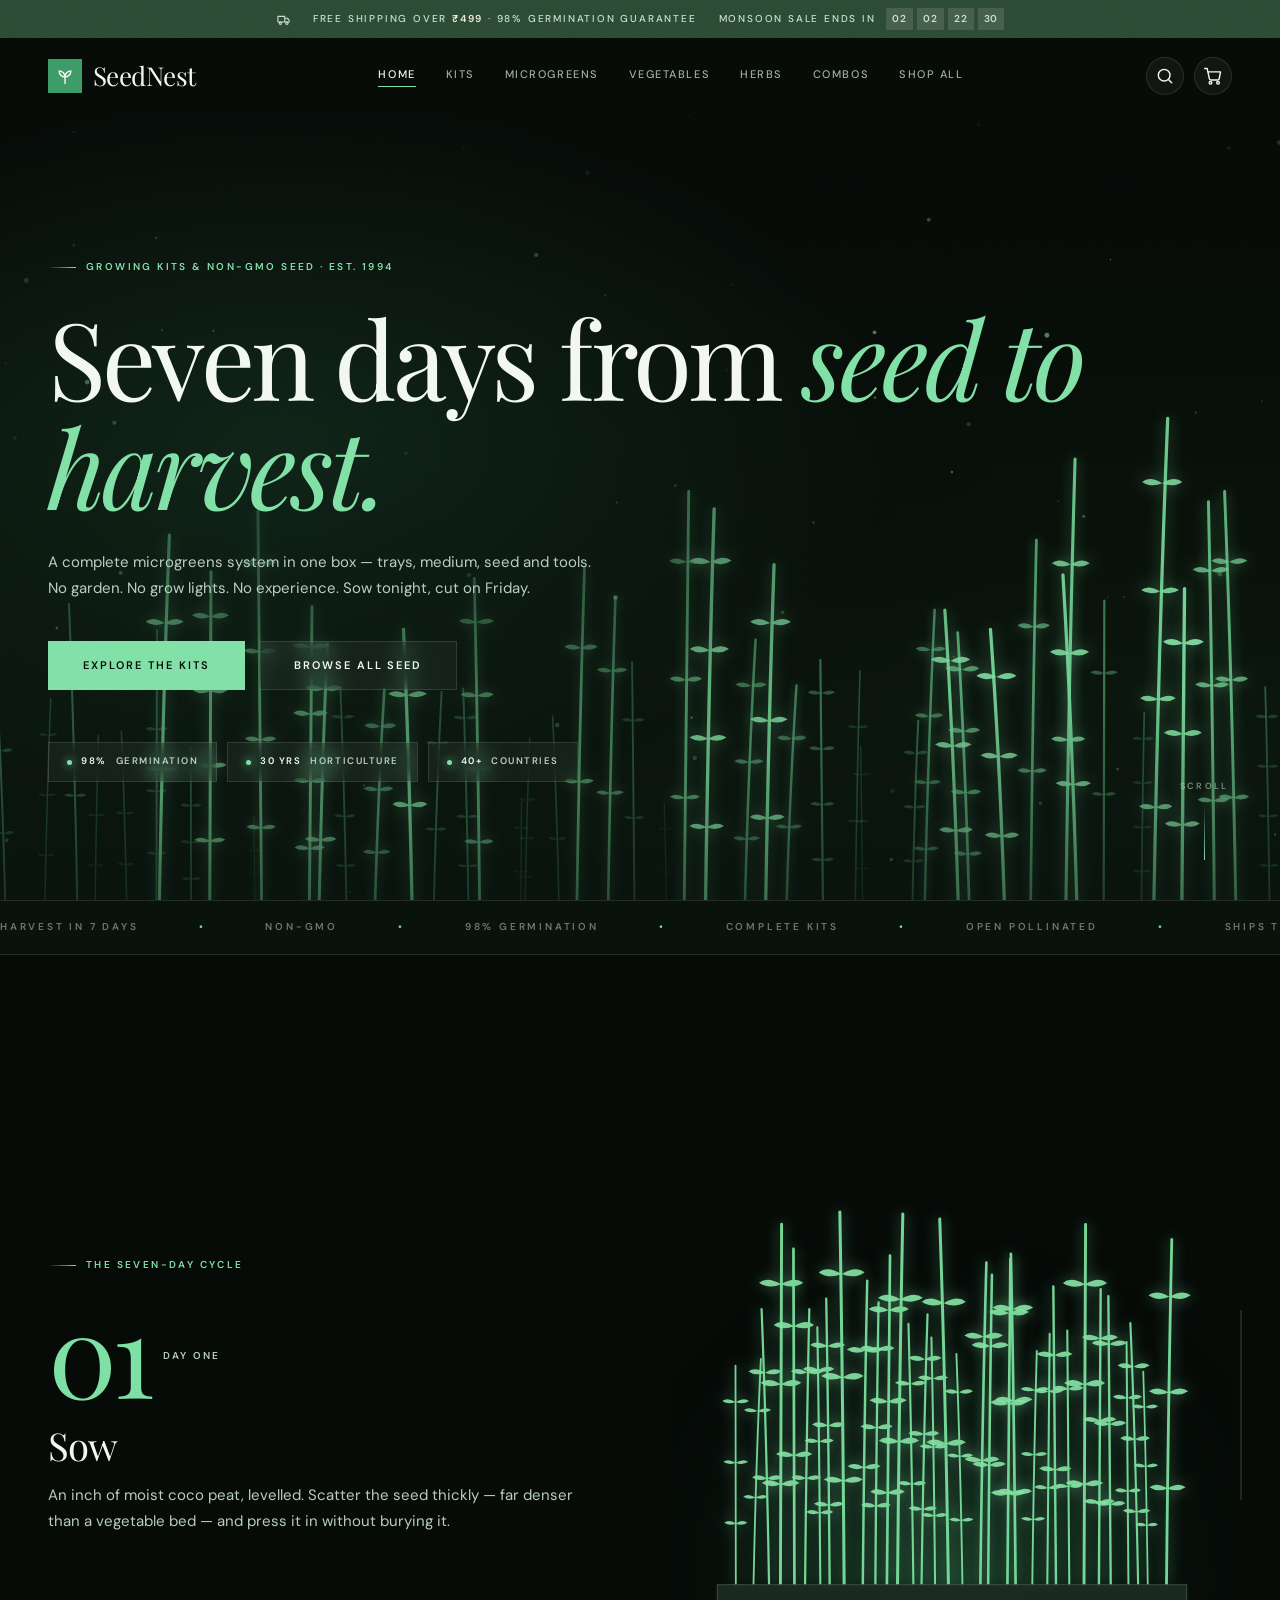
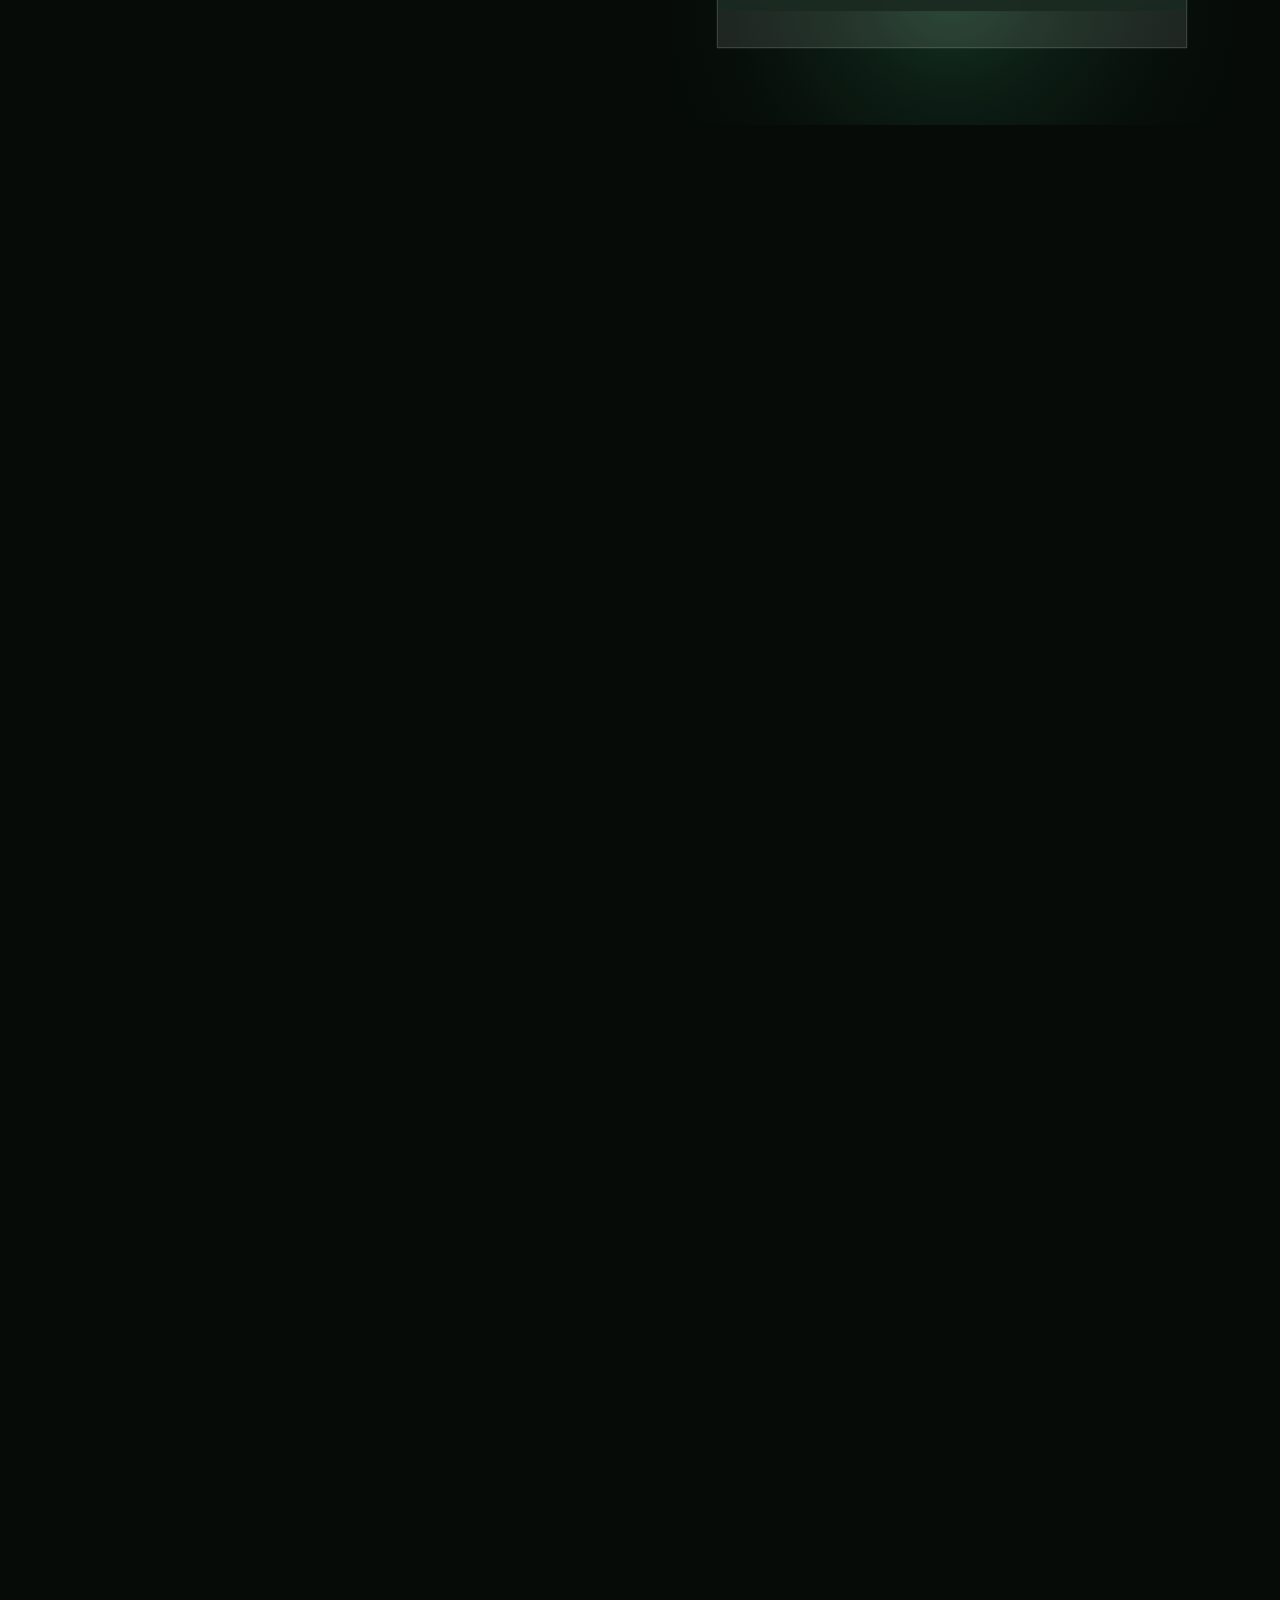
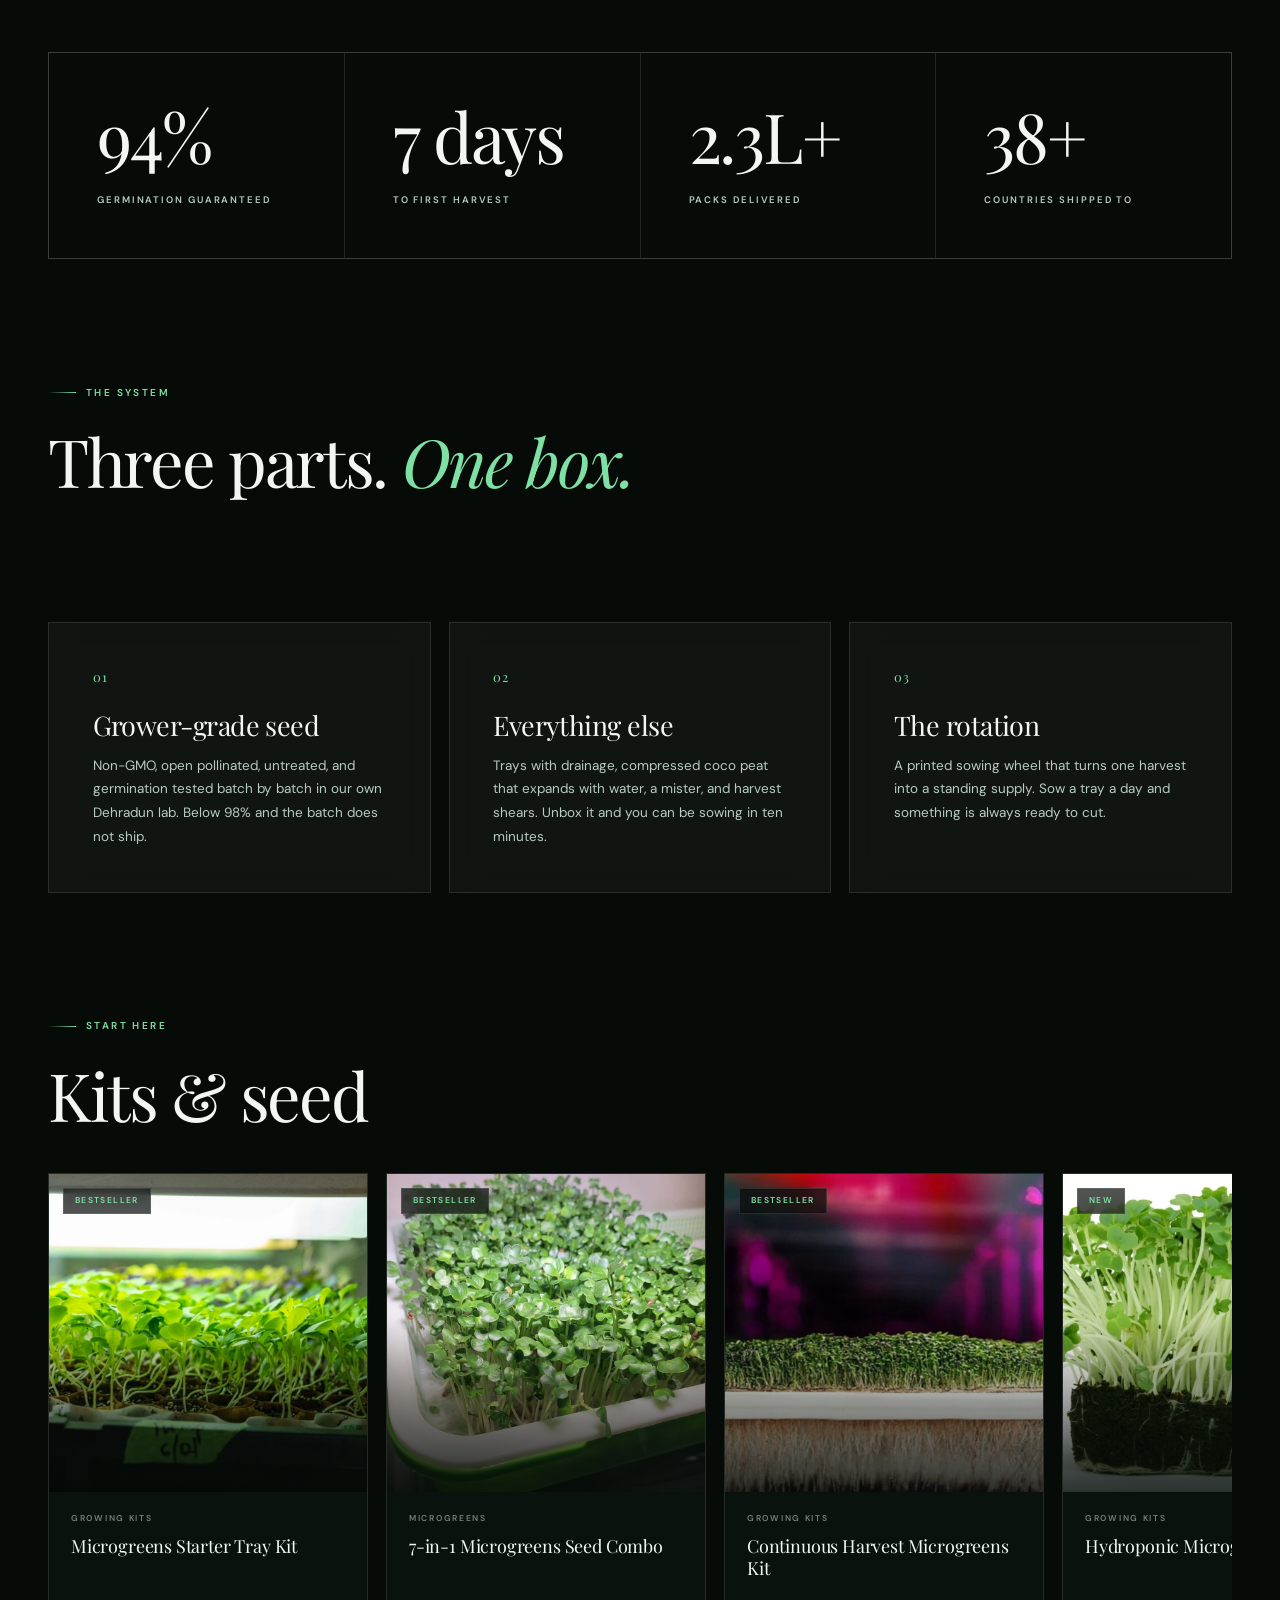
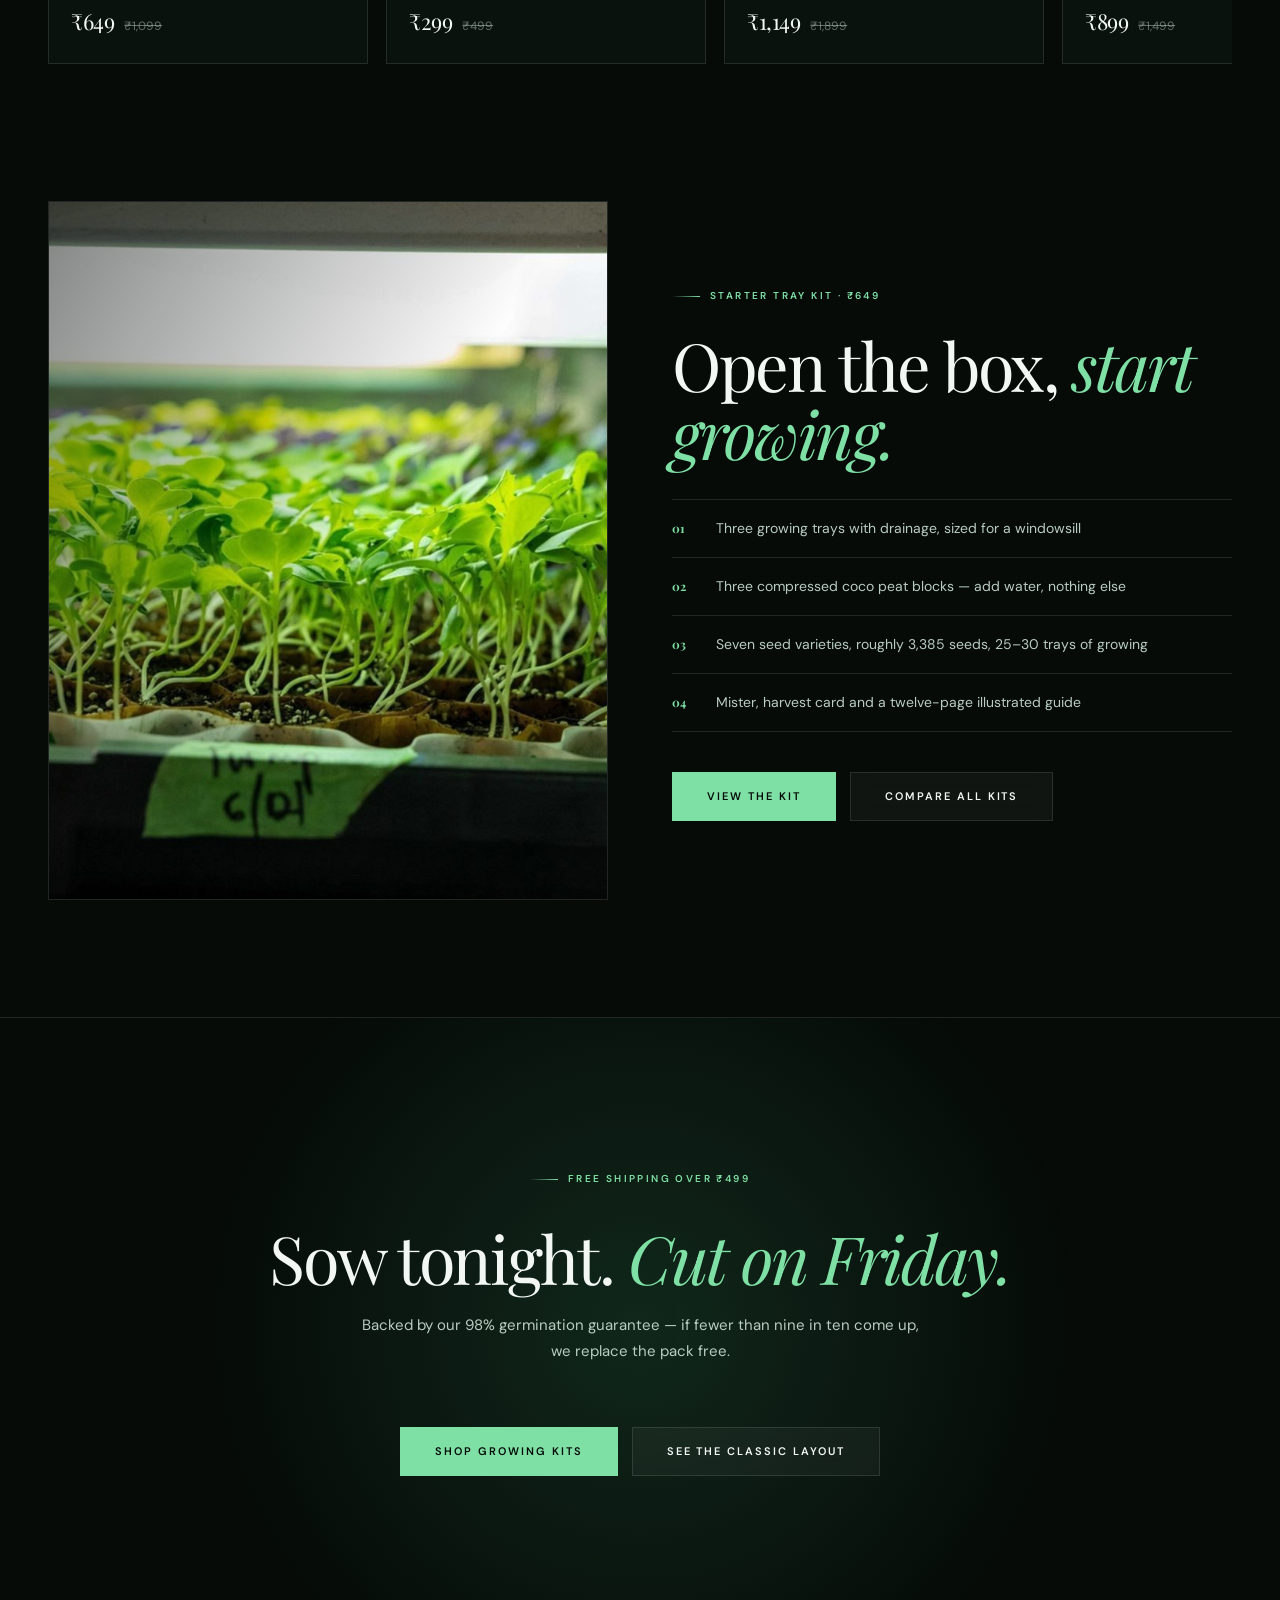
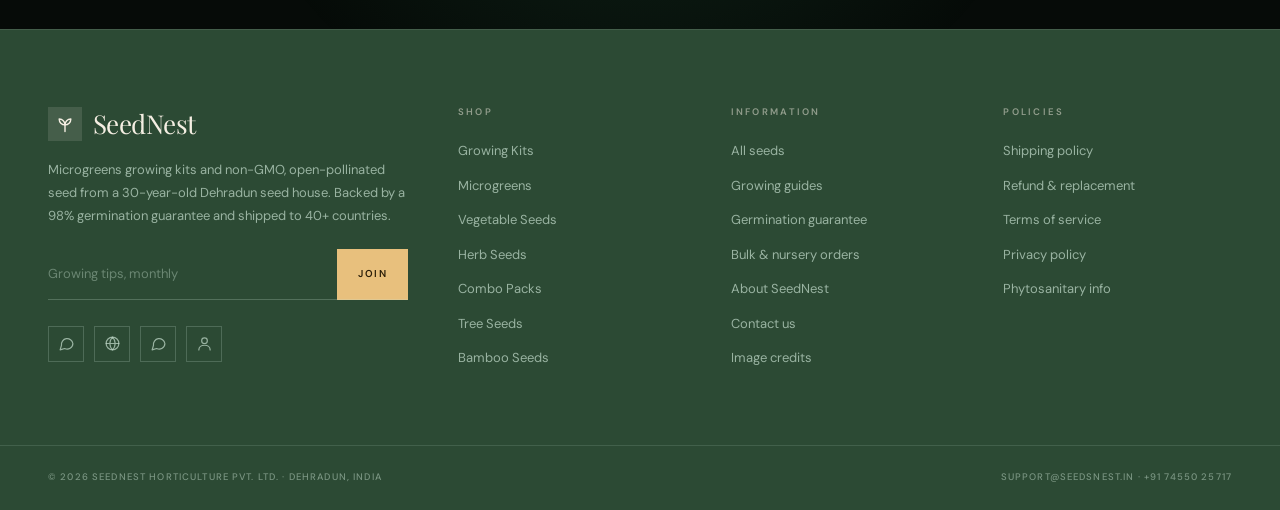
<file: E-commerce/index.html>
<!DOCTYPE html>
<html lang="en">
<head>
  <meta charset="UTF-8">
  <meta name="viewport" content="width=device-width, initial-scale=1">
  <title>SeedNest &#8212; Microgreens Growing Kits &amp; Non-GMO Seeds</title>
  <meta name="description" content="Microgreens growing kits and non-GMO, open-pollinated seed from a 30-year-old Dehradun seed house. First harvest in 7 days, 98% germination guaranteed.">
  <meta name="theme-color" content="#060B08">
  <link rel="preconnect" href="https://fonts.googleapis.com">
  <link rel="preconnect" href="https://fonts.gstatic.com" crossorigin>
  <link href="https://fonts.googleapis.com/css2?family=Playfair+Display:ital,wght@0,400;0,500;0,600;1,400&family=DM+Sans:opsz,wght@9..40,300;9..40,400;9..40,500&display=swap" rel="stylesheet">
  <link rel="stylesheet" href="assets/css/styles.css">
  <link rel="stylesheet" href="assets/css/dark.css">
  <link rel="stylesheet" href="assets/css/landing.css">
  <link rel="icon" href="data:image/svg+xml,<svg xmlns='http://www.w3.org/2000/svg' viewBox='0 0 100 100'><text y='.9em' font-size='90'>&#127793;</text></svg>">
</head>
<body class="page grain" data-theme="dark" data-page="landing">
  <a class="skip-link" href="#main">Skip to content</a>
  <div data-chrome="header"></div>

  <main id="main">
    <!-- ============================================================ hero -->
    <section class="lx-hero">
      <canvas class="lx-hero__canvas" data-hero-canvas aria-hidden="true"></canvas>
      <div class="wrap lx-hero__inner">
        <p class="lx-eyebrow">Growing kits &amp; non-GMO seed &#183; Est. 1994</p>
        <h1 class="lx-h lx-h--hero" data-split>Seven days from <em>seed to harvest.</em></h1>
        <p class="lx-body" data-reveal style="margin-top:28px;--d:500ms">
          A complete microgreens system in one box &#8212; trays, medium, seed and tools.
          No garden. No grow lights. No experience. Sow tonight, cut on Friday.
        </p>
        <div class="lx-hero__cta" data-reveal style="--d:640ms">
          <a class="lx-btn" href="collections.html?c=growing-kits">Explore the kits</a>
          <a class="lx-btn lx-btn--glass" href="collections.html">Browse all seed</a>
        </div>
        <div class="lx-chips" data-reveal style="--d:760ms">
          <span class="lx-chip"><i></i><b>98%</b> germination</span>
          <span class="lx-chip"><i></i><b>30 yrs</b> horticulture</span>
          <span class="lx-chip"><i></i><b>40+</b> countries</span>
        </div>
      </div>
      <div class="lx-scroll" aria-hidden="true">Scroll<span></span></div>
    </section>

    <!-- ========================================================== ticker -->
    <div class="lx-ticker" aria-hidden="true">
      <div class="lx-ticker__track" data-lx-ticker></div>
    </div>

    <!-- ============================================ scroll-driven growth -->
    <section class="lx-grow" aria-labelledby="growth-heading">
      <h2 id="growth-heading" class="visually-hidden">How a tray grows, day by day</h2>
      <div class="lx-grow__rail" data-grow-rail>
        <div class="lx-grow__stage wrap">
          <div class="lx-grow__copy">
            <p class="lx-eyebrow">The seven-day cycle</p>
            <div class="lx-grow__step">
              <article class="lx-grow__panel" data-step data-active="true">
                <div class="lx-grow__day">01<sub>Day one</sub></div>
                <h3 class="lx-grow__title">Sow</h3>
                <p class="lx-body">An inch of moist coco peat, levelled. Scatter the seed thickly &#8212; far denser than a vegetable bed &#8212; and press it in without burying it.</p>
              </article>
              <article class="lx-grow__panel" data-step>
                <div class="lx-grow__day">02<sub>Days two &#8211; three</sub></div>
                <h3 class="lx-grow__title">Germinate</h3>
                <p class="lx-body">Cover the tray and keep it dark. Humidity does the work: roots find the medium and the first white shoots break the seed coat.</p>
              </article>
              <article class="lx-grow__panel" data-step>
                <div class="lx-grow__day">04<sub>Days four &#8211; five</sub></div>
                <h3 class="lx-grow__title">Green up</h3>
                <p class="lx-body">Uncover and move to indirect light. Pale stems turn green within hours. Mist twice daily and rotate the tray so they grow straight.</p>
              </article>
              <article class="lx-grow__panel" data-step>
                <div class="lx-grow__day">07<sub>Day seven</sub></div>
                <h3 class="lx-grow__title">Harvest</h3>
                <p class="lx-body">First true leaves appear. Cut just above the medium with scissors, rinse, and eat the same hour. Start the next tray the same evening.</p>
              </article>
            </div>
          </div>
          <div class="lx-grow__viz">
            <canvas class="lx-grow__canvas" data-grow-canvas aria-hidden="true"></canvas>
          </div>
          <div class="lx-progress" aria-hidden="true"><i data-grow-bar></i></div>
        </div>
      </div>
    </section>

    <!-- =========================================================== stats -->
    <section class="lx-section">
      <div class="wrap">
        <div class="lx-stats">
          <div class="lx-stat" data-reveal data-count>
            <b data-count-to="98" data-suf="%">0%</b>
            <span>Germination guaranteed</span>
          </div>
          <div class="lx-stat" data-reveal data-count style="--d:110ms">
            <b data-count-to="7" data-suf=" days">0 days</b>
            <span>To first harvest</span>
          </div>
          <div class="lx-stat" data-reveal data-count style="--d:220ms">
            <b data-count-to="2.4" data-dec="1" data-suf="L+">0L+</b>
            <span>Packs delivered</span>
          </div>
          <div class="lx-stat" data-reveal data-count style="--d:330ms">
            <b data-count-to="40" data-suf="+">0+</b>
            <span>Countries shipped to</span>
          </div>
        </div>
      </div>
    </section>

    <!-- ========================================================== system -->
    <section class="lx-section" style="padding-top:0">
      <div class="wrap">
        <p class="lx-eyebrow" data-reveal>The system</p>
        <h2 class="lx-h lx-h--sec" data-reveal style="--d:80ms">Three parts. <em>One box.</em></h2>
        <p class="lx-body" data-reveal style="margin-top:22px;margin-bottom:52px;--d:160ms">
          We ship the whole loop, not just the seed &#8212; which is why the failure rate that
          kills most first attempts simply does not happen.
        </p>
        <div class="lx-cards">
          <article class="lx-card" data-reveal>
            <span class="lx-card__n">01</span>
            <h3>Grower-grade seed</h3>
            <p>Non-GMO, open pollinated, untreated, and germination tested batch by batch in our own Dehradun lab. Below 98% and the batch does not ship.</p>
          </article>
          <article class="lx-card" data-reveal style="--d:120ms">
            <span class="lx-card__n">02</span>
            <h3>Everything else</h3>
            <p>Trays with drainage, compressed coco peat that expands with water, a mister, and harvest shears. Unbox it and you can be sowing in ten minutes.</p>
          </article>
          <article class="lx-card" data-reveal style="--d:240ms">
            <span class="lx-card__n">03</span>
            <h3>The rotation</h3>
            <p>A printed sowing wheel that turns one harvest into a standing supply. Sow a tray a day and something is always ready to cut.</p>
          </article>
        </div>
      </div>
    </section>

    <!-- ============================================================ rail -->
    <section class="lx-section" style="padding-top:0">
      <div class="wrap">
        <p class="lx-eyebrow" data-reveal>Start here</p>
        <h2 class="lx-h lx-h--sec" data-reveal style="--d:80ms">Kits &amp; seed</h2>
      </div>
      <div class="wrap" style="margin-top:44px">
        <div class="lx-rail" data-lx-rail data-reveal></div>
      </div>
    </section>

    <!-- ======================================================= kit split -->
    <section class="lx-section" style="padding-top:0">
      <div class="wrap lx-split">
        <div class="lx-split__media" data-reveal>
          <img class="photo" src="assets/img/products/microgreens-starter-tray-kit.jpg"
               alt="Microgreens growing under lights in seed trays" loading="lazy" decoding="async"
               style="aspect-ratio:4/5">
        </div>
        <div>
          <p class="lx-eyebrow" data-reveal>Starter Tray Kit &#183; &#8377;649</p>
          <h2 class="lx-h lx-h--sec" data-reveal style="--d:80ms">Open the box, <em>start growing.</em></h2>
          <ul class="lx-list" data-reveal style="--d:160ms">
            <li><b>01</b><span>Three growing trays with drainage, sized for a windowsill</span></li>
            <li><b>02</b><span>Three compressed coco peat blocks &#8212; add water, nothing else</span></li>
            <li><b>03</b><span>Seven seed varieties, roughly 3,385 seeds, 25&#8211;30 trays of growing</span></li>
            <li><b>04</b><span>Mister, harvest card and a twelve-page illustrated guide</span></li>
          </ul>
          <div class="lx-hero__cta" data-reveal style="--d:240ms">
            <a class="lx-btn" href="product.html?p=microgreens-starter-tray-kit">View the kit</a>
            <a class="lx-btn lx-btn--glass" href="collections.html?c=growing-kits">Compare all kits</a>
          </div>
        </div>
      </div>
    </section>

    <!-- ============================================================= cta -->
    <section class="lx-cta">
      <div class="wrap lx-cta__inner">
        <p class="lx-eyebrow" data-reveal>Free shipping over &#8377;499</p>
        <h2 class="lx-h lx-h--sec" data-reveal style="--d:80ms">Sow tonight. <em>Cut on Friday.</em></h2>
        <p class="lx-body" data-reveal style="--d:160ms">
          Backed by our 98% germination guarantee &#8212; if fewer than nine in ten come up,
          we replace the pack free.
        </p>
        <div class="lx-cta__row" data-reveal style="--d:240ms">
          <a class="lx-btn" href="collections.html?c=growing-kits">Shop growing kits</a>
          <a class="lx-btn lx-btn--glass" href="home-classic.html">See the classic layout</a>
        </div>
      </div>
    </section>
  </main>

  <div data-chrome="footer"></div>

  <script src="assets/js/catalog.js"></script>
  <script src="assets/js/store.js"></script>
  <script src="assets/js/landing.js"></script>
</body>
</html>
</file>
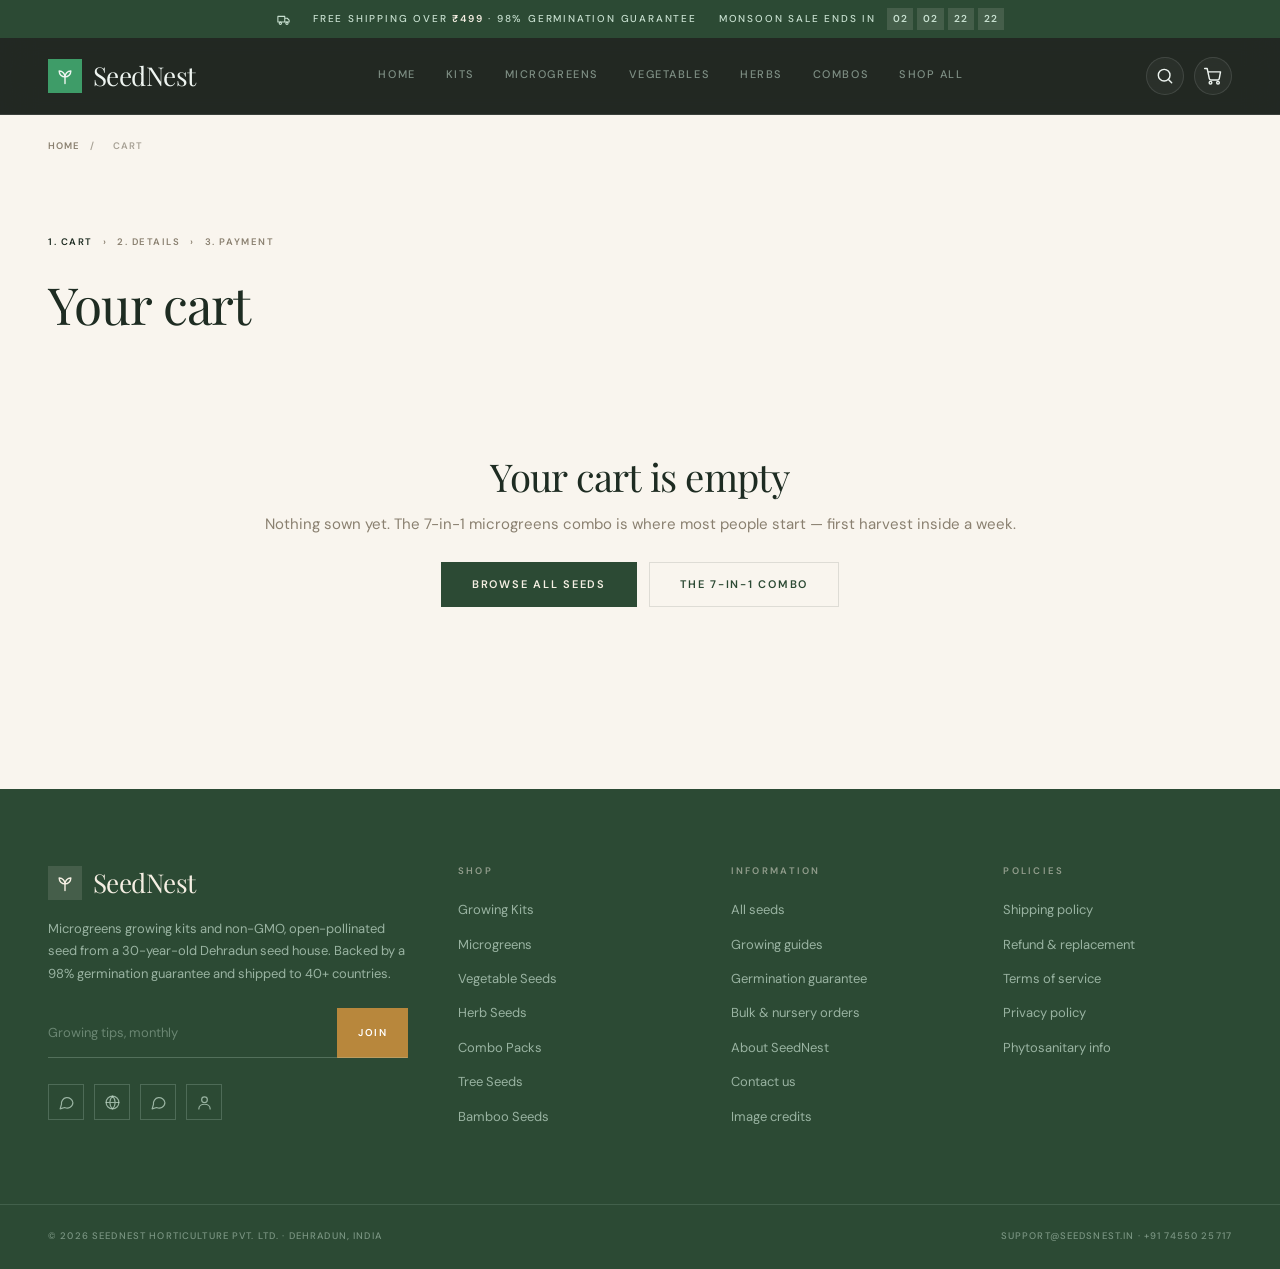
<file: E-commerce/cart.html>
<!DOCTYPE html>
<html lang="en">
<head>
  <meta charset="UTF-8">
  <meta name="viewport" content="width=device-width, initial-scale=1">
  <title>Your cart &#8212; SeedNest</title>
  <meta name="robots" content="noindex">
  <link rel="preconnect" href="https://fonts.googleapis.com">
  <link rel="preconnect" href="https://fonts.gstatic.com" crossorigin>
  <link href="https://fonts.googleapis.com/css2?family=Playfair+Display:ital,wght@0,400;0,500;0,600;1,400&family=DM+Sans:opsz,wght@9..40,300;9..40,400;9..40,500&display=swap" rel="stylesheet">
  <link rel="stylesheet" href="assets/css/styles.css">
  <link rel="stylesheet" href="assets/css/dark.css">
  <link rel="icon" href="data:image/svg+xml,<svg xmlns='http://www.w3.org/2000/svg' viewBox='0 0 100 100'><text y='.9em' font-size='90'>&#127793;</text></svg>">
</head>
<body class="page" data-page="cart">
  <a class="skip-link" href="#main">Skip to content</a>
  <div data-chrome="header"></div>

  <main id="main">
    <div class="wrap">
      <nav class="breadcrumb" aria-label="Breadcrumb">
        <a href="index.html">Home</a><span>/</span><span>Cart</span>
      </nav>
    </div>

    <section class="section--tight" style="padding-bottom:clamp(56px,7vw,96px)">
      <div class="wrap">
        <p class="steps"><b>1. Cart</b><span>&#8250;</span><span>2. Details</span><span>&#8250;</span><span>3. Payment</span></p>
        <h1 style="margin-bottom:32px">Your cart</h1>
        <div data-cart-page></div>
      </div>
    </section>

    <section class="section section--paper" data-cross-sell hidden>
      <div class="wrap">
        <div class="section-head">
          <div>
            <p class="eyebrow">Pairs well</p>
            <h2>Add to your order</h2>
          </div>
        </div>
        <div class="grid grid--4" data-cross-grid></div>
      </div>
    </section>
  </main>

  <div data-chrome="footer"></div>

  <script src="assets/js/catalog.js"></script>
  <script src="assets/js/store.js"></script>
  <script src="assets/js/cart-page.js"></script>
</body>
</html>
</file>
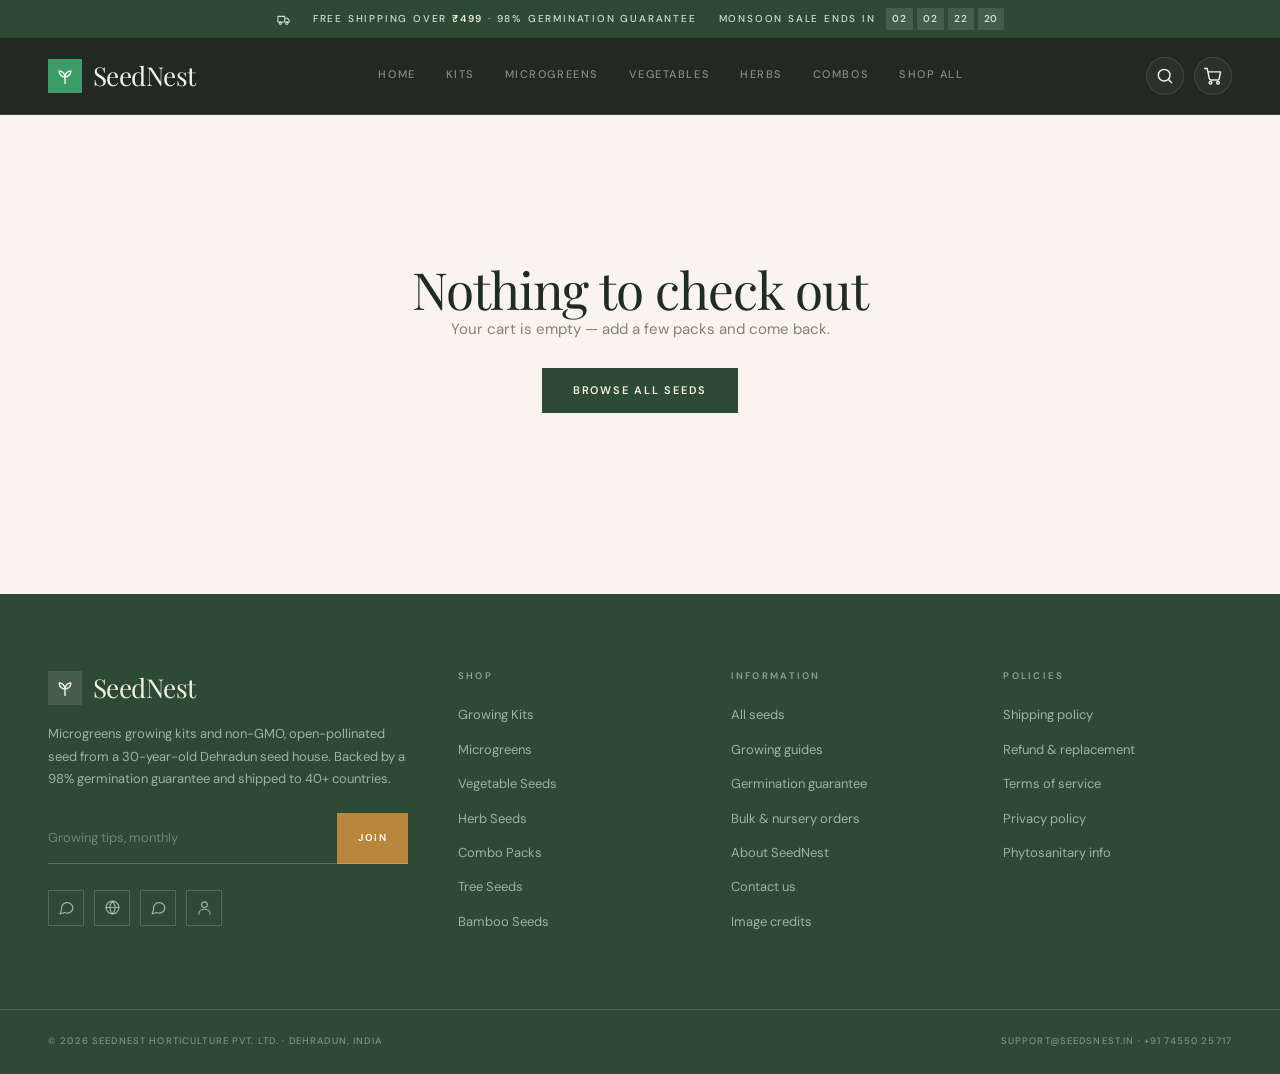
<file: E-commerce/checkout.html>
<!DOCTYPE html>
<html lang="en">
<head>
  <meta charset="UTF-8">
  <meta name="viewport" content="width=device-width, initial-scale=1">
  <title>Checkout &#8212; SeedNest</title>
  <meta name="robots" content="noindex">
  <link rel="preconnect" href="https://fonts.googleapis.com">
  <link rel="preconnect" href="https://fonts.gstatic.com" crossorigin>
  <link href="https://fonts.googleapis.com/css2?family=Playfair+Display:ital,wght@0,400;0,500;0,600;1,400&family=DM+Sans:opsz,wght@9..40,300;9..40,400;9..40,500&display=swap" rel="stylesheet">
  <link rel="stylesheet" href="assets/css/styles.css">
  <link rel="stylesheet" href="assets/css/dark.css">
  <link rel="icon" href="data:image/svg+xml,<svg xmlns='http://www.w3.org/2000/svg' viewBox='0 0 100 100'><text y='.9em' font-size='90'>&#127793;</text></svg>">
</head>
<body class="page" data-page="checkout">
  <a class="skip-link" href="#main">Skip to content</a>
  <div data-chrome="header"></div>

  <main id="main">
    <section class="section--tight" style="padding-bottom:clamp(56px,7vw,96px)">
      <div class="wrap" data-checkout-root></div>
    </section>
  </main>

  <div data-chrome="footer"></div>

  <script src="assets/js/catalog.js"></script>
  <script src="assets/js/store.js"></script>
  <script src="assets/js/checkout.js"></script>
</body>
</html>
</file>
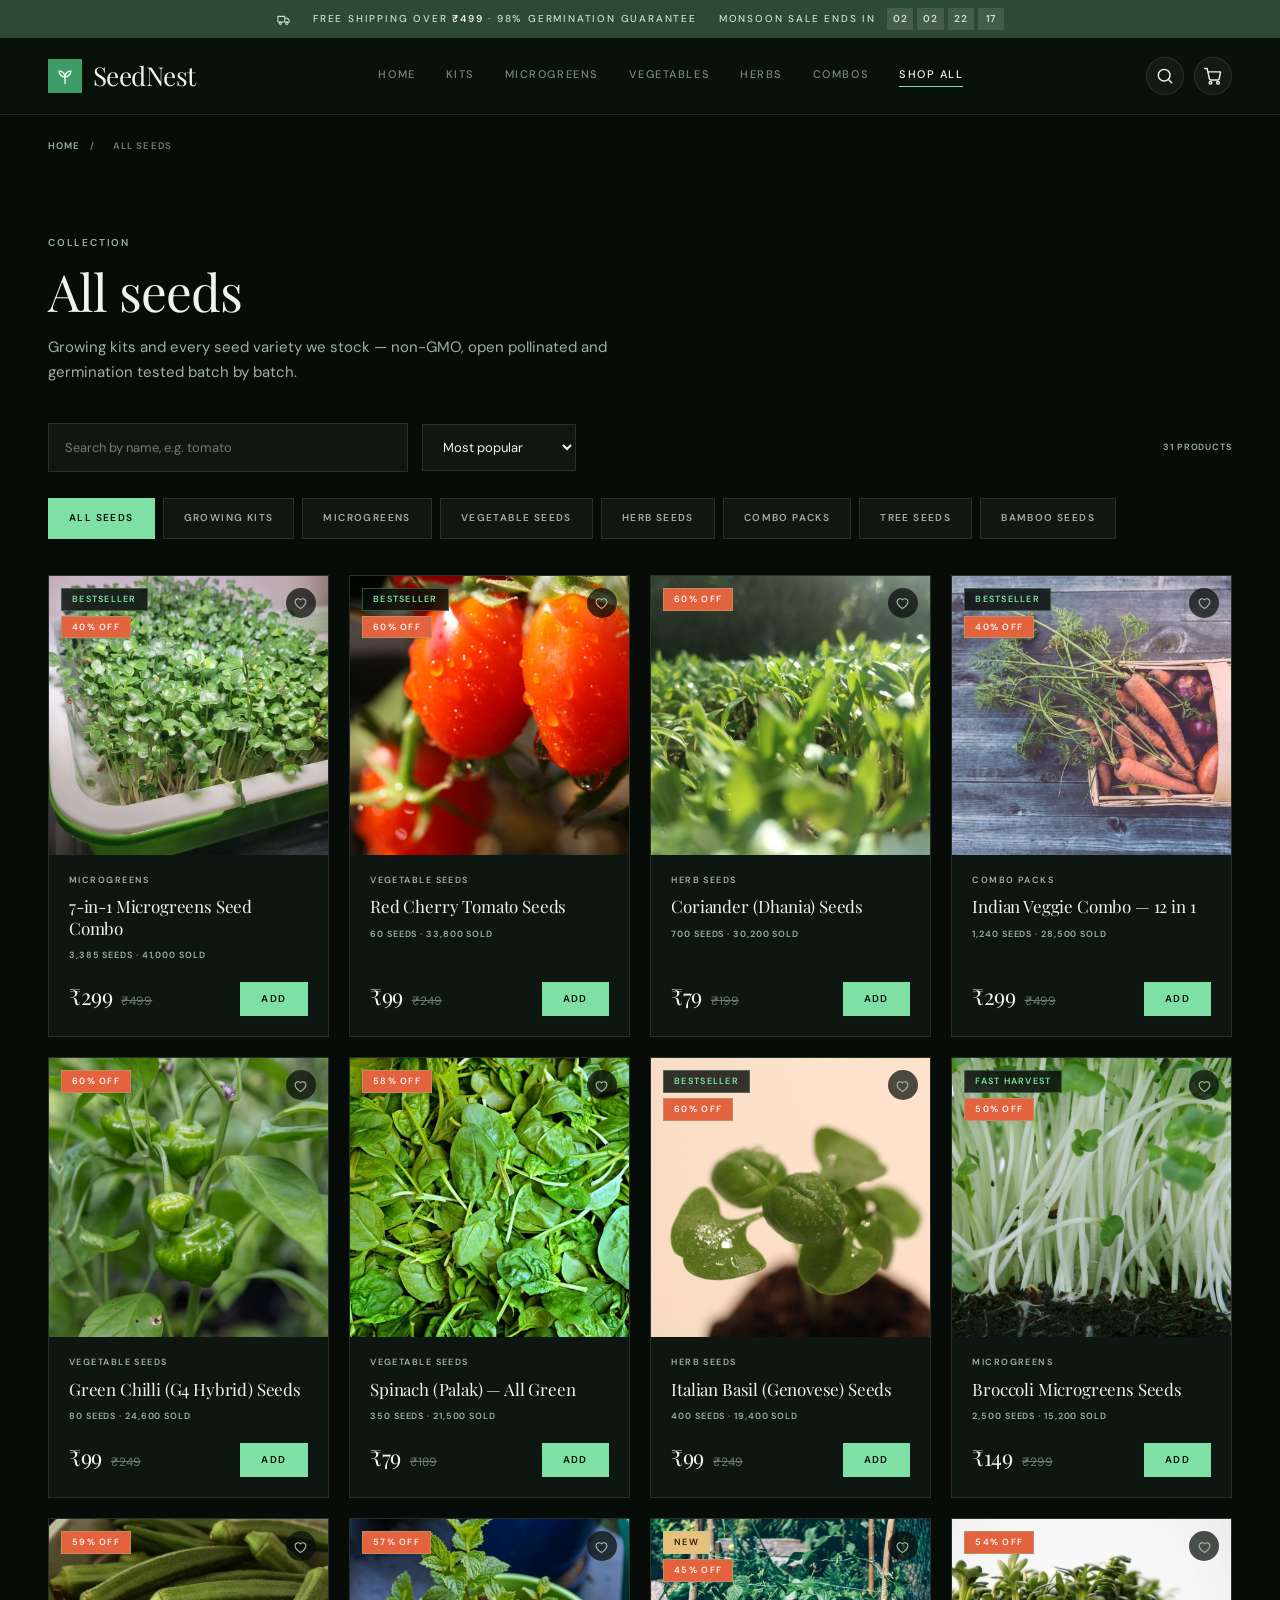
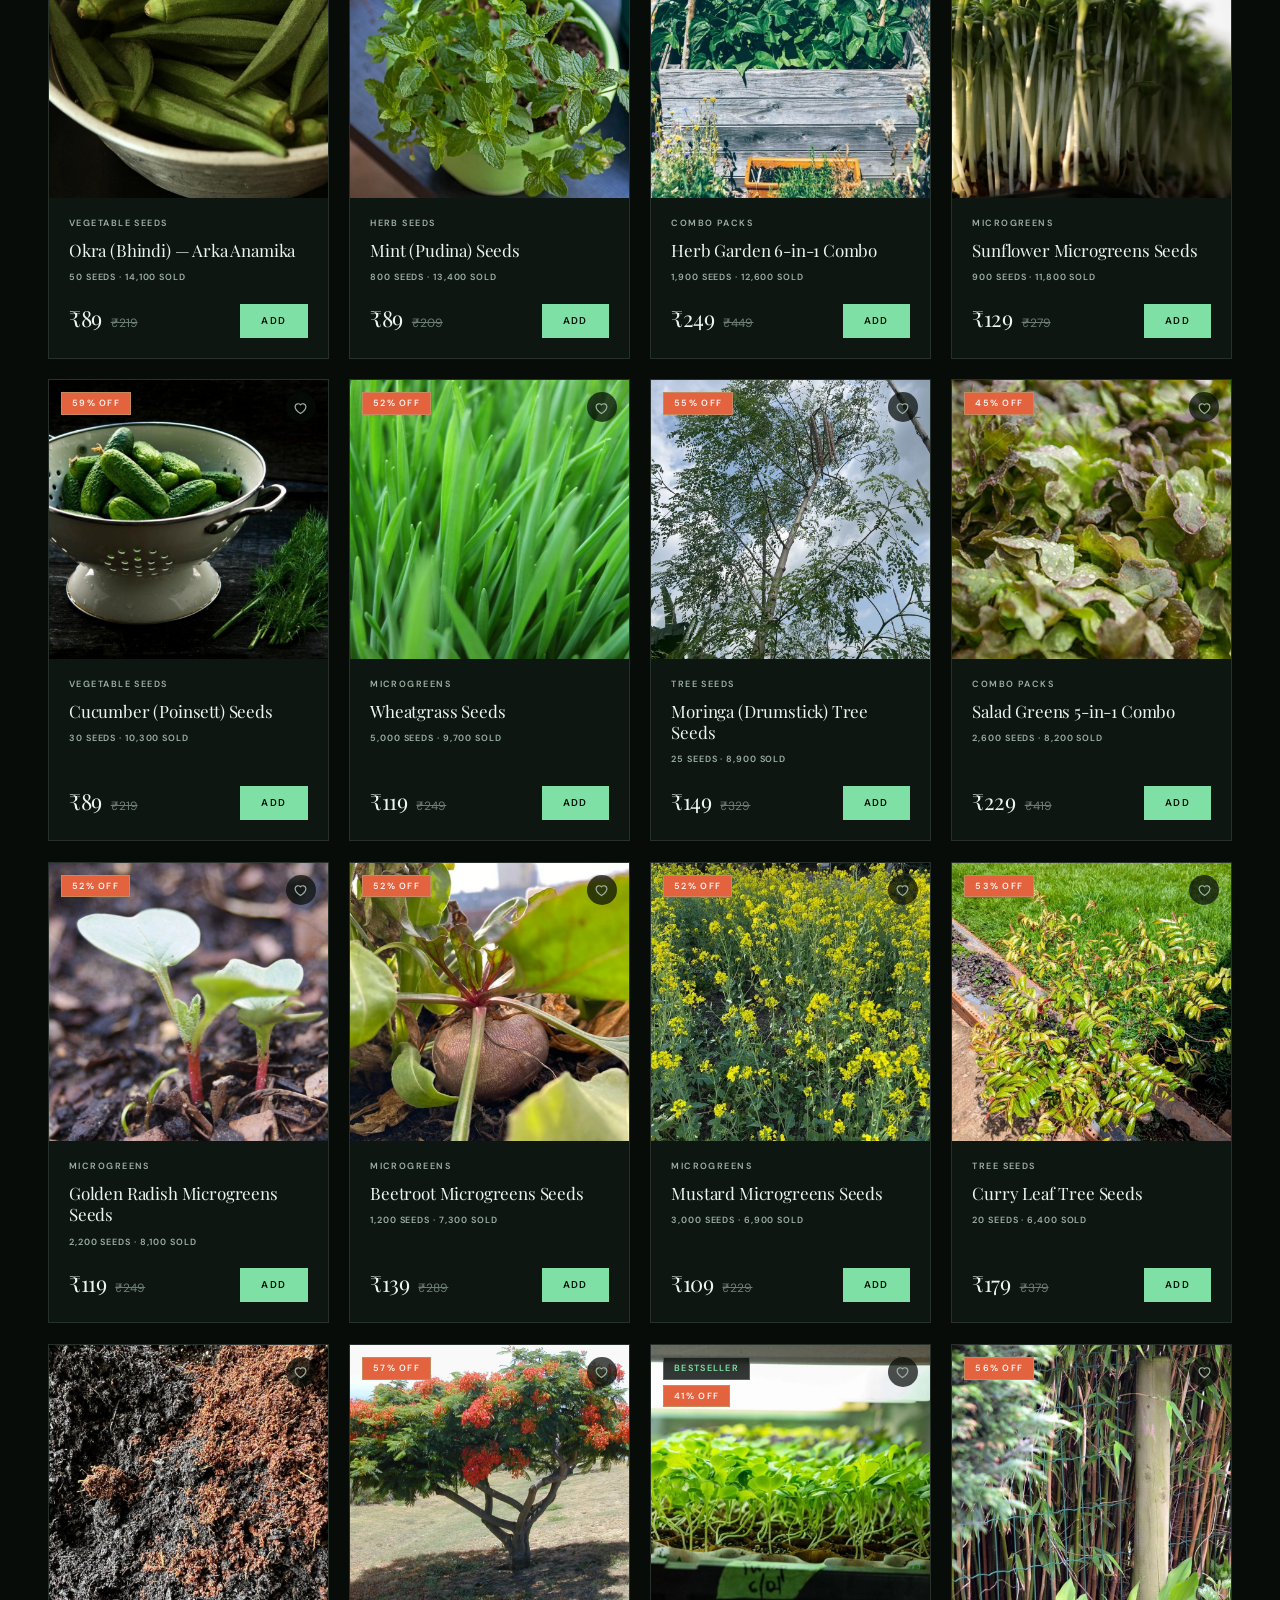
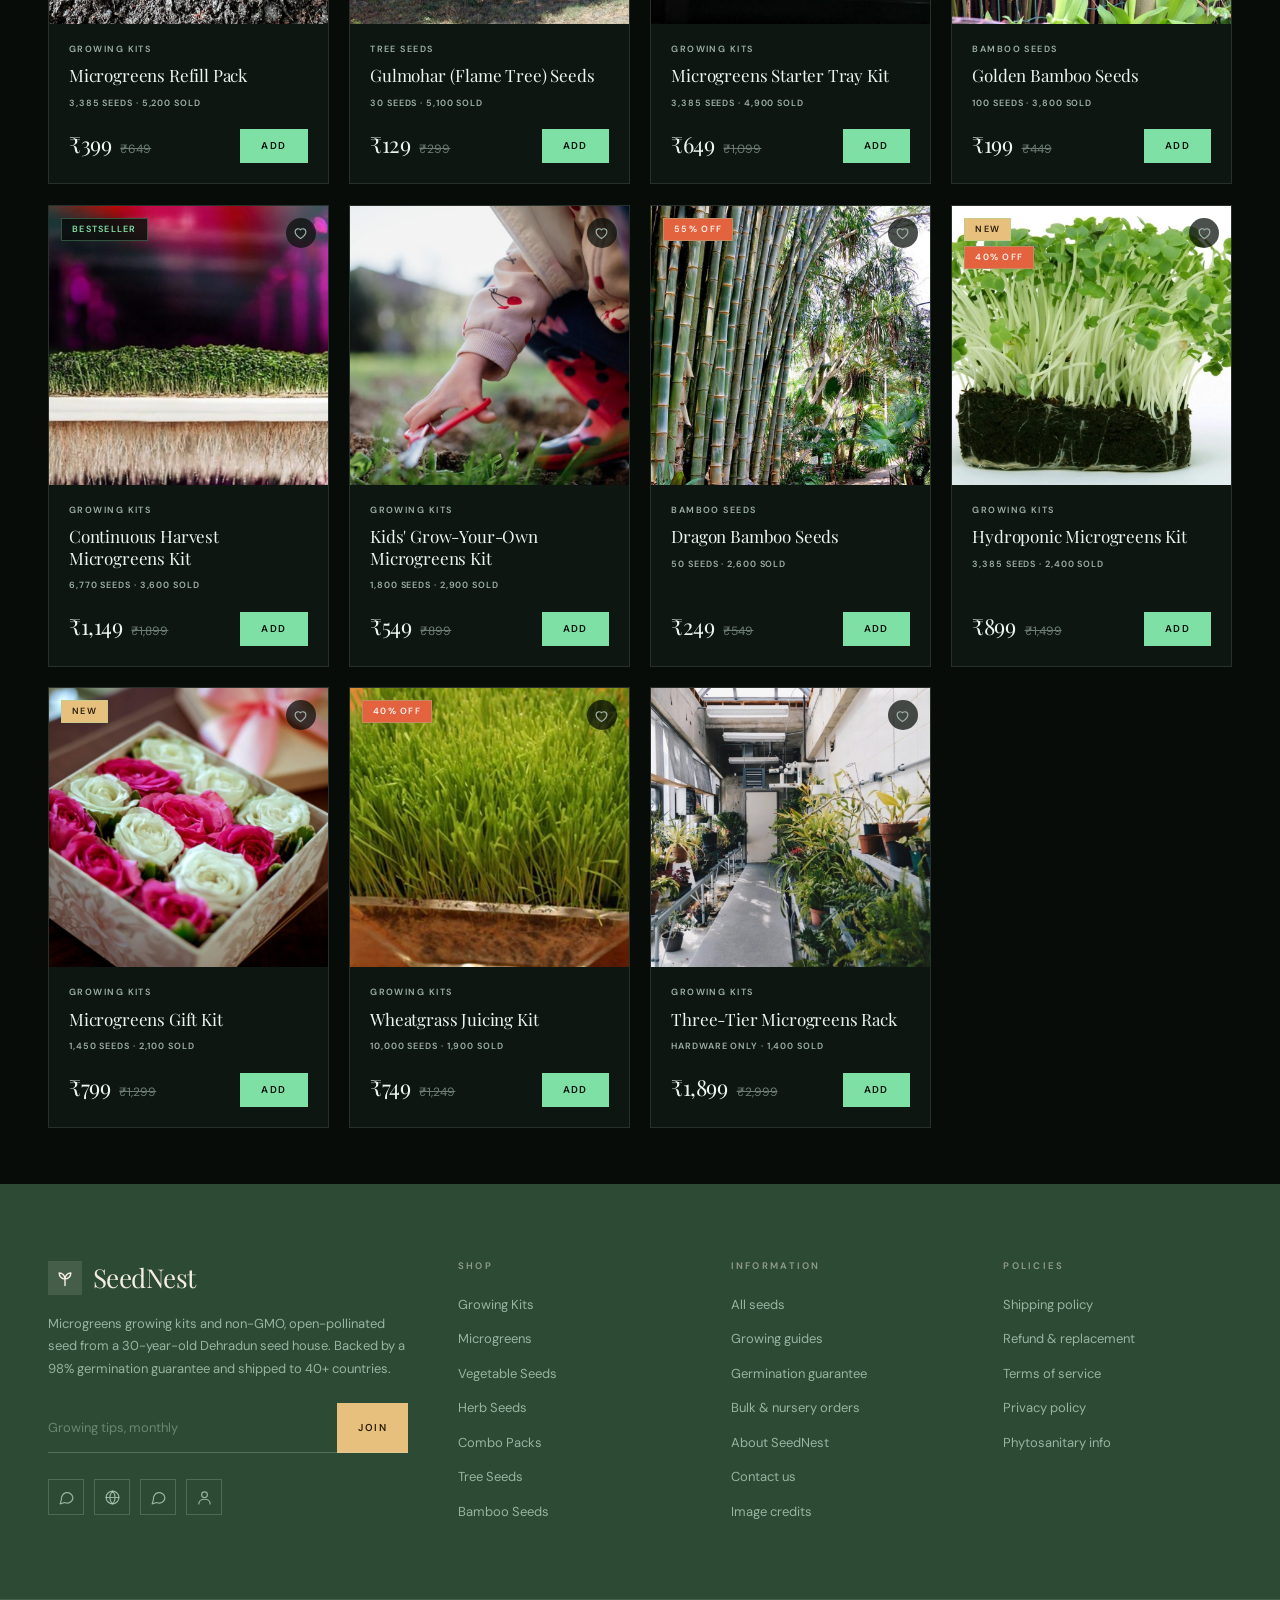
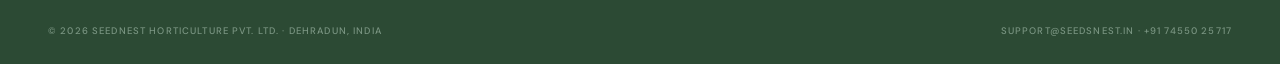
<file: E-commerce/collections.html>
<!DOCTYPE html>
<html lang="en">
<head>
  <meta charset="UTF-8">
  <meta name="viewport" content="width=device-width, initial-scale=1">
  <title>Shop all seeds &#8212; SeedNest</title>
  <meta name="description" content="Browse non-GMO vegetable, herb, microgreen, tree and bamboo seeds. Free shipping over &#8377;499 and a 98% germination guarantee on every pack.">
  <link rel="preconnect" href="https://fonts.googleapis.com">
  <link rel="preconnect" href="https://fonts.gstatic.com" crossorigin>
  <link href="https://fonts.googleapis.com/css2?family=Playfair+Display:ital,wght@0,400;0,500;0,600;1,400&family=DM+Sans:opsz,wght@9..40,300;9..40,400;9..40,500&display=swap" rel="stylesheet">
  <link rel="stylesheet" href="assets/css/styles.css">
  <link rel="stylesheet" href="assets/css/dark.css">
  <link rel="icon" href="data:image/svg+xml,<svg xmlns='http://www.w3.org/2000/svg' viewBox='0 0 100 100'><text y='.9em' font-size='90'>&#127793;</text></svg>">
</head>
<body class="page" data-theme="dark" data-page="collections">
  <a class="skip-link" href="#main">Skip to content</a>
  <div data-chrome="header"></div>

  <main id="main">
    <div class="wrap">
      <nav class="breadcrumb" aria-label="Breadcrumb">
        <a href="index.html">Home</a><span>/</span><span data-crumb>All seeds</span>
      </nav>
    </div>

    <section class="section--tight">
      <div class="wrap">
        <p class="eyebrow">Collection</p>
        <h1 data-title>All seeds</h1>
        <p class="lede" style="margin-top:16px" data-blurb>Every variety we stock &#8212; non-GMO, open pollinated and germination tested batch by batch.</p>

        <div class="toolbar">
          <div style="position:relative;flex:1 1 260px;max-width:360px">
            <label class="visually-hidden" for="q">Search seeds</label>
            <input class="field" id="q" type="search" placeholder="Search by name, e.g. tomato" data-search autocomplete="off">
          </div>
          <label class="visually-hidden" for="sort">Sort by</label>
          <select class="select" id="sort" data-sort>
            <option value="popular">Most popular</option>
            <option value="price-asc">Price: low to high</option>
            <option value="price-desc">Price: high to low</option>
            <option value="discount">Biggest discount</option>
            <option value="name">Name A&#8211;Z</option>
          </select>
          <span class="card__meta" style="margin-left:auto" data-count></span>
        </div>

        <div class="chiprow" style="margin-bottom:36px" data-filters></div>

        <div class="grid grid--4" data-results></div>
        <div data-empty hidden>
          <div class="empty">
            <h2>No seeds match that</h2>
            <p>Try a different word, or clear the filters to see everything we stock.</p>
            <button class="btn" type="button" data-clear>Clear filters</button>
          </div>
        </div>
      </div>
    </section>
  </main>

  <div data-chrome="footer"></div>

  <script src="assets/js/catalog.js"></script>
  <script src="assets/js/store.js"></script>
  <script src="assets/js/collections.js"></script>
</body>
</html>
</file>
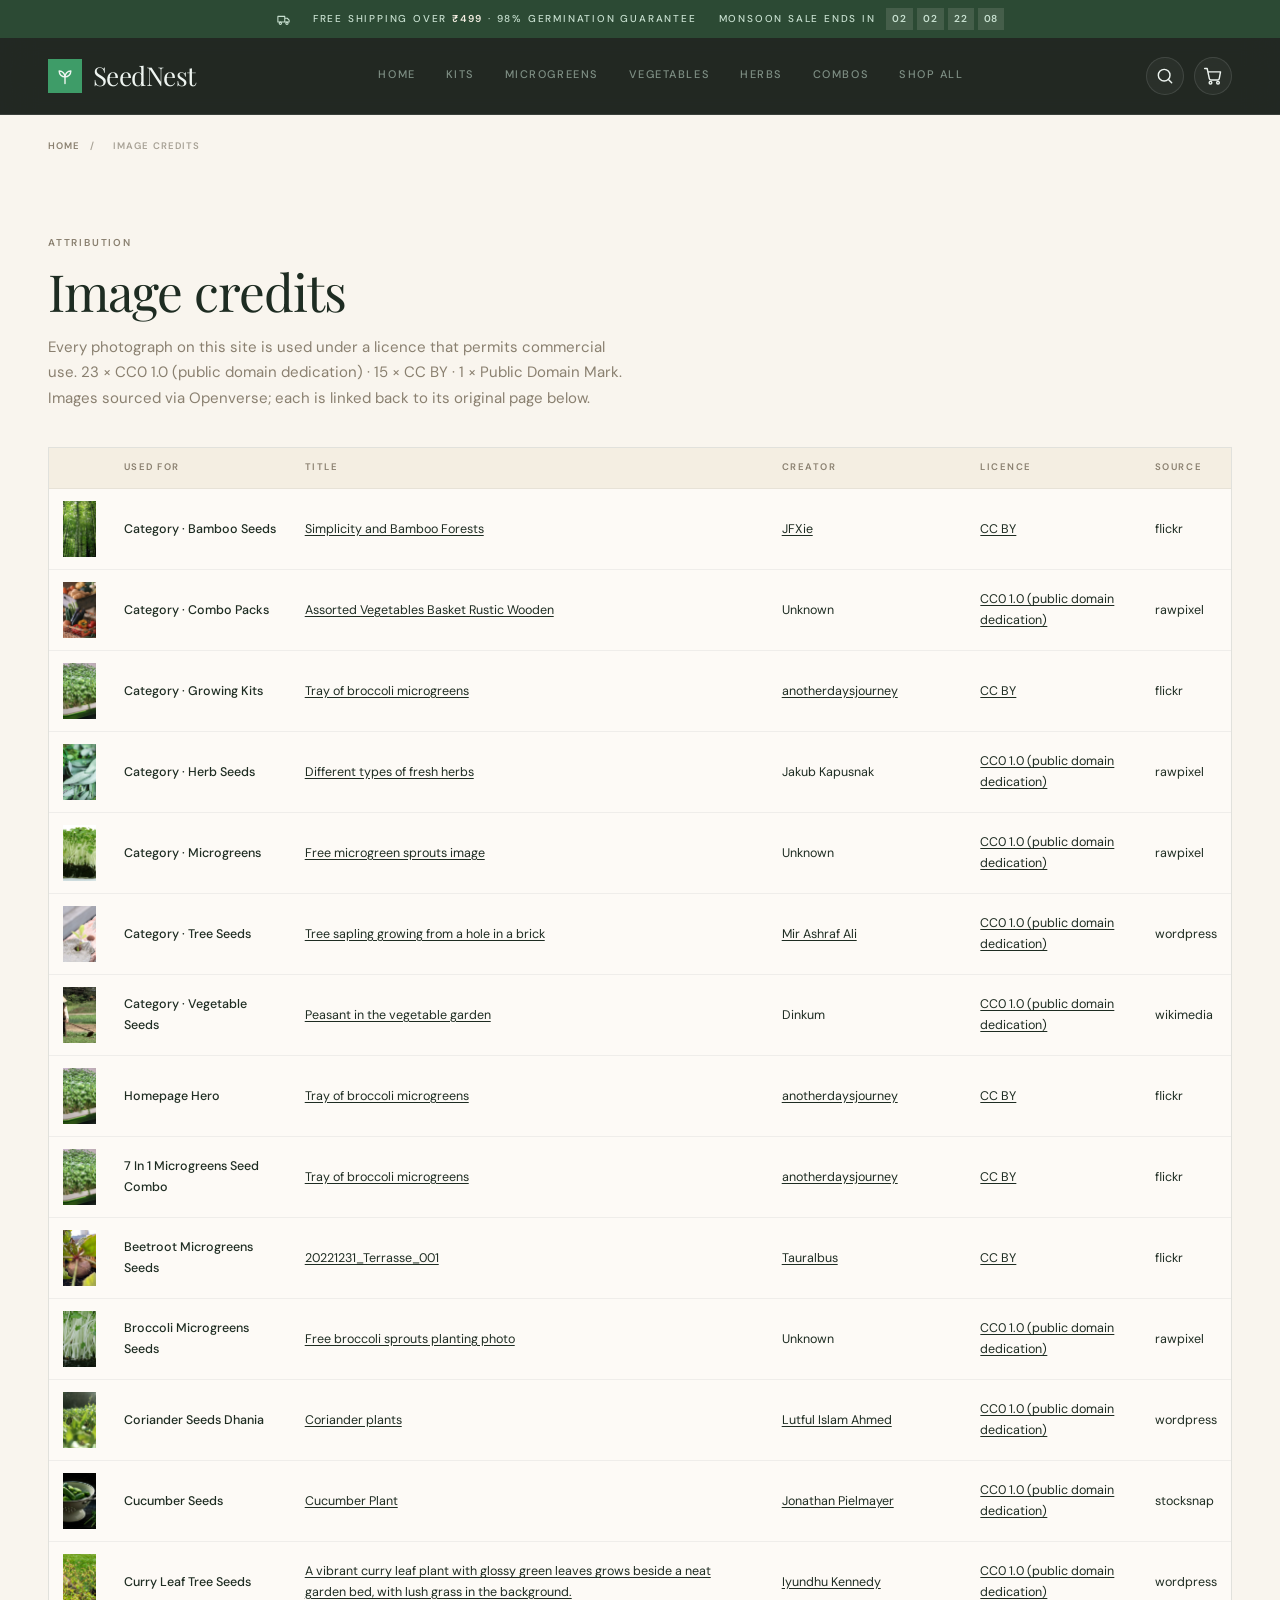
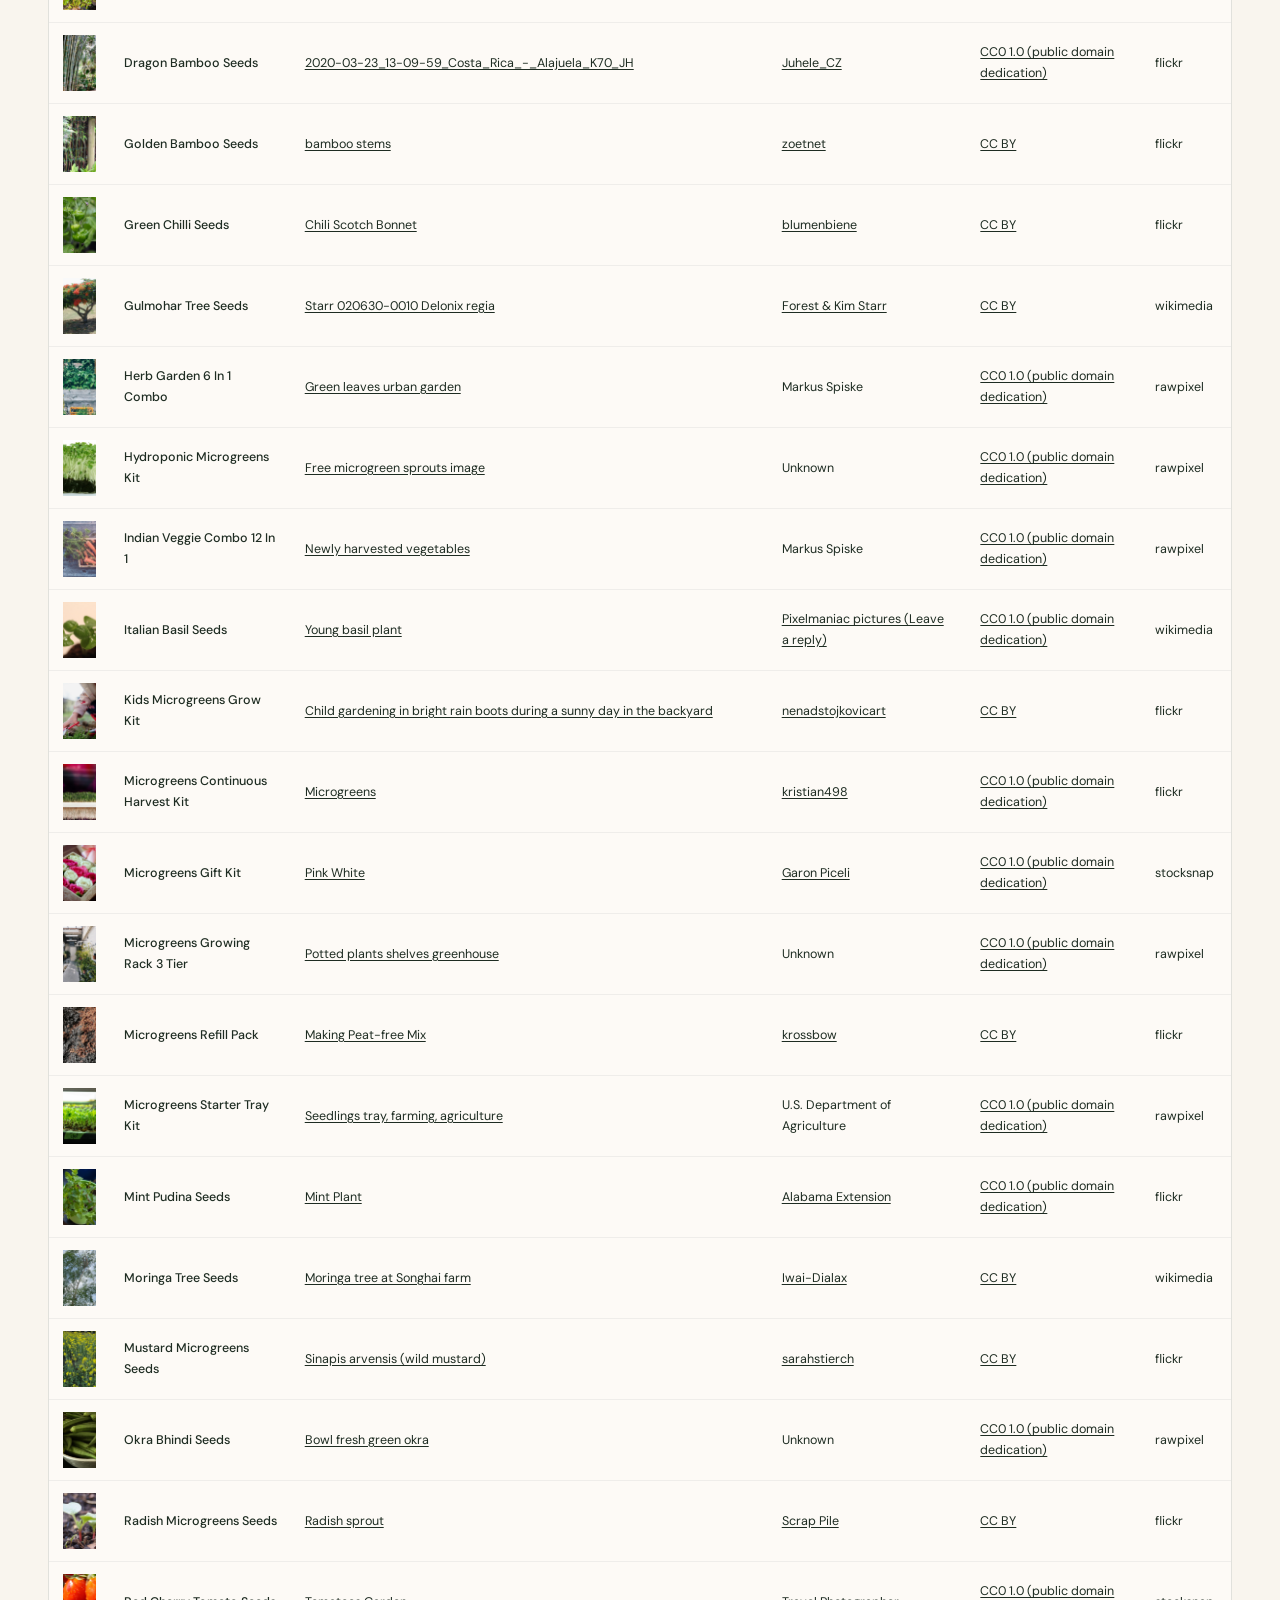
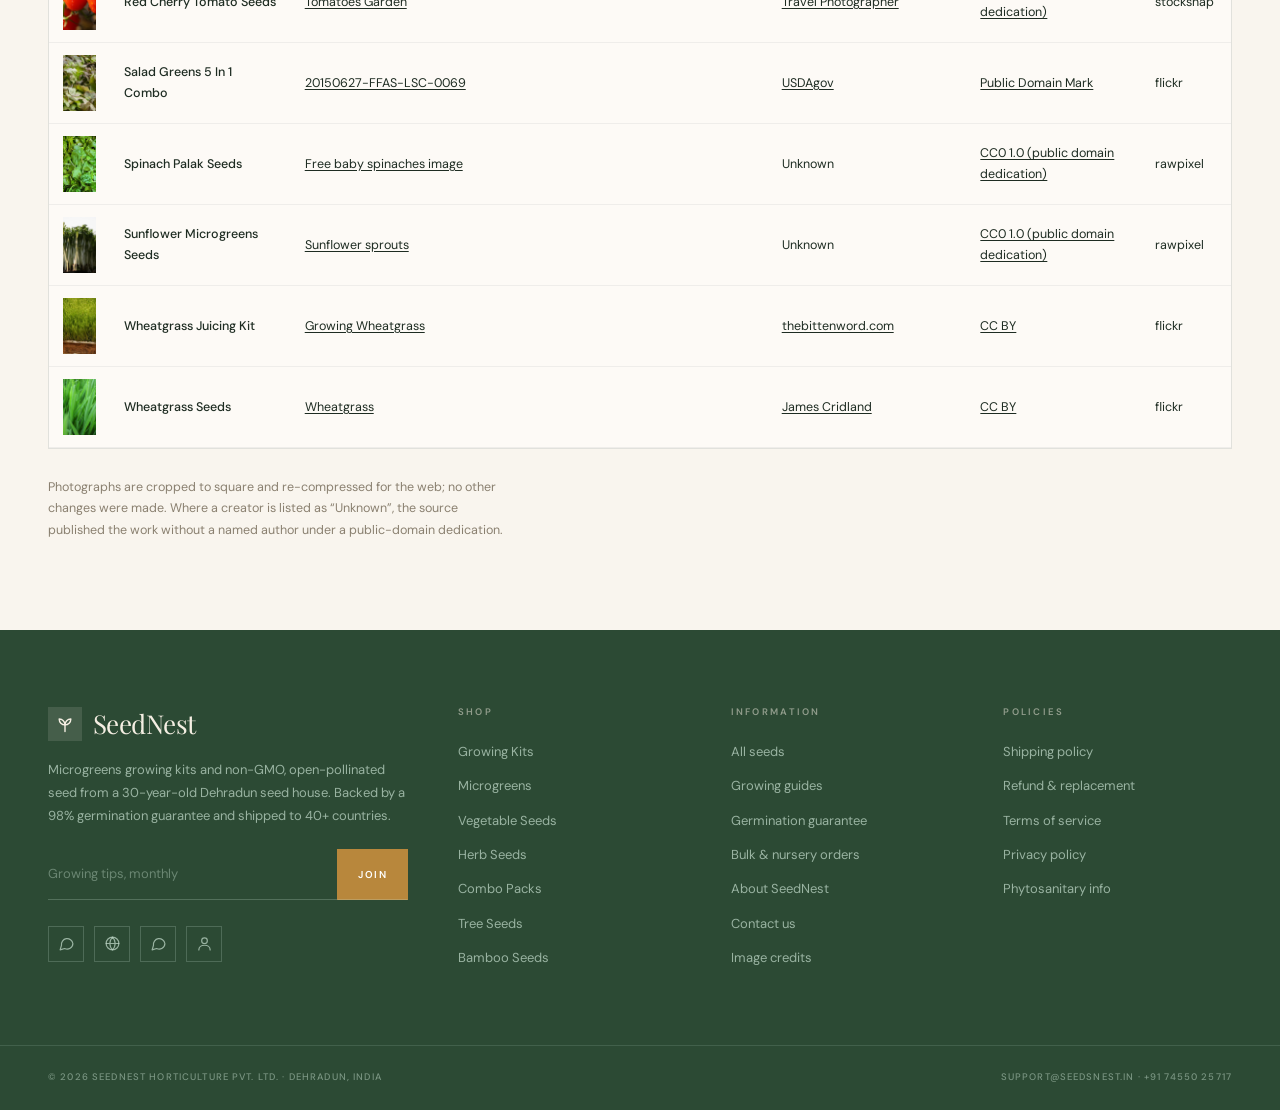
<file: E-commerce/credits.html>
<!DOCTYPE html>
<html lang="en">
<head>
  <meta charset="UTF-8">
  <meta name="viewport" content="width=device-width, initial-scale=1">
  <title>Image credits &#8212; SeedNest</title>
  <meta name="robots" content="noindex">
  <link rel="preconnect" href="https://fonts.googleapis.com">
  <link rel="preconnect" href="https://fonts.gstatic.com" crossorigin>
  <link href="https://fonts.googleapis.com/css2?family=Playfair+Display:ital,wght@0,400;0,500;0,600;1,400&family=DM+Sans:opsz,wght@9..40,300;9..40,400;9..40,500&display=swap" rel="stylesheet">
  <link rel="stylesheet" href="assets/css/styles.css">
  <link rel="stylesheet" href="assets/css/dark.css">
  <link rel="icon" href="data:image/svg+xml,<svg xmlns='http://www.w3.org/2000/svg' viewBox='0 0 100 100'><text y='.9em' font-size='90'>&#127793;</text></svg>">
  <style>
    .credits-table { width: 100%; border-collapse: collapse; font-size: 12.5px; }
    .credits-table th, .credits-table td { text-align: left; padding: 12px 14px; border-bottom: 1px solid var(--border-light); vertical-align: middle; }
    .credits-table thead th { font-size: 9.5px; font-weight: 600; letter-spacing: .16em; text-transform: uppercase; color: var(--warm-grey); background: var(--parchment); }
    .credits-table tbody th { font-weight: 500; text-transform: capitalize; color: var(--ink); }
    .credits-table a { text-decoration: underline; text-underline-offset: 2px; }
    .credits-table a:hover { color: var(--forest-mid); }
    .credits-wrap { overflow-x: auto; }
  </style>
</head>
<body class="page" data-page="credits">
  <a class="skip-link" href="#main">Skip to content</a>
  <div data-chrome="header"></div>

  <main id="main">
    <div class="wrap">
      <nav class="breadcrumb" aria-label="Breadcrumb">
        <a href="index.html">Home</a><span>/</span><span>Image credits</span>
      </nav>
    </div>

    <section class="section--tight" style="padding-bottom:clamp(56px,7vw,96px)">
      <div class="wrap">
        <p class="eyebrow">Attribution</p>
        <h1>Image credits</h1>
        <p class="lede" style="margin-top:16px">
          Every photograph on this site is used under a licence that permits commercial use.
          23 × CC0 1.0 (public domain dedication) &#183; 15 × CC BY &#183; 1 × Public Domain Mark. Images sourced via Openverse; each is linked back to its original page below.
        </p>

        <div class="panel credits-wrap" style="margin-top:36px;padding:0">
          <table class="credits-table">
            <caption class="visually-hidden">Photograph credits by page slot</caption>
            <thead>
              <tr>
                <th scope="col"><span class="visually-hidden">Preview</span></th>
                <th scope="col">Used for</th>
                <th scope="col">Title</th>
                <th scope="col">Creator</th>
                <th scope="col">Licence</th>
                <th scope="col">Source</th>
              </tr>
            </thead>
            <tbody>
          <tr>
            <td><img class="photo" src="assets/img/products/_cat-bamboo-seeds.jpg" alt="" loading="lazy" style="width:56px;height:56px;aspect-ratio:1"></td>
            <th scope="row">Category · bamboo seeds</th>
            <td><a href="https://www.flickr.com/photos/50249715@N06/7988632041" target="_blank" rel="noopener">Simplicity and Bamboo Forests</a></td>
            <td><a href="https://www.flickr.com/photos/50249715@N06" target="_blank" rel="noopener">JFXie</a></td>
            <td><a href="https://creativecommons.org/licenses/by/2.0/" target="_blank" rel="noopener">CC BY</a></td>
            <td>flickr</td>
          </tr>
          <tr>
            <td><img class="photo" src="assets/img/products/_cat-combo-packs.jpg" alt="" loading="lazy" style="width:56px;height:56px;aspect-ratio:1"></td>
            <th scope="row">Category · combo packs</th>
            <td><a href="https://www.rawpixel.com/image/5965488/photo-image-public-domain-leaf-plant" target="_blank" rel="noopener">Assorted Vegetables Basket Rustic Wooden</a></td>
            <td>Unknown</td>
            <td><a href="https://creativecommons.org/publicdomain/zero/1.0/" target="_blank" rel="noopener">CC0 1.0 (public domain dedication)</a></td>
            <td>rawpixel</td>
          </tr>
          <tr>
            <td><img class="photo" src="assets/img/products/_cat-growing-kits.jpg" alt="" loading="lazy" style="width:56px;height:56px;aspect-ratio:1"></td>
            <th scope="row">Category · growing kits</th>
            <td><a href="https://www.flickr.com/photos/27560524@N03/52541632995" target="_blank" rel="noopener">Tray of broccoli microgreens</a></td>
            <td><a href="https://www.flickr.com/photos/27560524@N03" target="_blank" rel="noopener">anotherdaysjourney</a></td>
            <td><a href="https://creativecommons.org/licenses/by/2.0/" target="_blank" rel="noopener">CC BY</a></td>
            <td>flickr</td>
          </tr>
          <tr>
            <td><img class="photo" src="assets/img/products/_cat-herb-seeds.jpg" alt="" loading="lazy" style="width:56px;height:56px;aspect-ratio:1"></td>
            <th scope="row">Category · herb seeds</th>
            <td><a href="https://www.rawpixel.com/image/448304/free-photo-image-herbs-herbal-food" target="_blank" rel="noopener">Different types of fresh herbs</a></td>
            <td>Jakub Kapusnak</td>
            <td><a href="https://creativecommons.org/publicdomain/zero/1.0/" target="_blank" rel="noopener">CC0 1.0 (public domain dedication)</a></td>
            <td>rawpixel</td>
          </tr>
          <tr>
            <td><img class="photo" src="assets/img/products/_cat-microgreens.jpg" alt="" loading="lazy" style="width:56px;height:56px;aspect-ratio:1"></td>
            <th scope="row">Category · microgreens</th>
            <td><a href="https://www.rawpixel.com/image/5905269/photo-image-background-white-public-domain" target="_blank" rel="noopener">Free microgreen sprouts image</a></td>
            <td>Unknown</td>
            <td><a href="https://creativecommons.org/publicdomain/zero/1.0/" target="_blank" rel="noopener">CC0 1.0 (public domain dedication)</a></td>
            <td>rawpixel</td>
          </tr>
          <tr>
            <td><img class="photo" src="assets/img/products/_cat-tree-seeds.jpg" alt="" loading="lazy" style="width:56px;height:56px;aspect-ratio:1"></td>
            <th scope="row">Category · tree seeds</th>
            <td><a href="https://wordpress.org/photos/photo/3536632bd3/" target="_blank" rel="noopener">Tree sapling growing from a hole in a brick</a></td>
            <td><a href="https://wordpress.org/photos/author/okaydontworryllc/" target="_blank" rel="noopener">Mir Ashraf Ali</a></td>
            <td><a href="https://creativecommons.org/publicdomain/zero/1.0/" target="_blank" rel="noopener">CC0 1.0 (public domain dedication)</a></td>
            <td>wordpress</td>
          </tr>
          <tr>
            <td><img class="photo" src="assets/img/products/_cat-vegetable-seeds.jpg" alt="" loading="lazy" style="width:56px;height:56px;aspect-ratio:1"></td>
            <th scope="row">Category · vegetable seeds</th>
            <td><a href="https://commons.wikimedia.org/w/index.php?curid=13275907" target="_blank" rel="noopener">Peasant in the vegetable garden</a></td>
            <td>Dinkum</td>
            <td><a href="https://creativecommons.org/publicdomain/zero/1.0/deed.en/" target="_blank" rel="noopener">CC0 1.0 (public domain dedication)</a></td>
            <td>wikimedia</td>
          </tr>
          <tr>
            <td><img class="photo" src="assets/img/products/_hero.jpg" alt="" loading="lazy" style="width:56px;height:56px;aspect-ratio:1"></td>
            <th scope="row">Homepage hero</th>
            <td><a href="https://www.flickr.com/photos/27560524@N03/52541632995" target="_blank" rel="noopener">Tray of broccoli microgreens</a></td>
            <td><a href="https://www.flickr.com/photos/27560524@N03" target="_blank" rel="noopener">anotherdaysjourney</a></td>
            <td><a href="https://creativecommons.org/licenses/by/2.0/" target="_blank" rel="noopener">CC BY</a></td>
            <td>flickr</td>
          </tr>
          <tr>
            <td><img class="photo" src="assets/img/products/7-in-1-microgreens-seed-combo.jpg" alt="" loading="lazy" style="width:56px;height:56px;aspect-ratio:1"></td>
            <th scope="row">7 in 1 microgreens seed combo</th>
            <td><a href="https://www.flickr.com/photos/27560524@N03/52541632995" target="_blank" rel="noopener">Tray of broccoli microgreens</a></td>
            <td><a href="https://www.flickr.com/photos/27560524@N03" target="_blank" rel="noopener">anotherdaysjourney</a></td>
            <td><a href="https://creativecommons.org/licenses/by/2.0/" target="_blank" rel="noopener">CC BY</a></td>
            <td>flickr</td>
          </tr>
          <tr>
            <td><img class="photo" src="assets/img/products/beetroot-microgreens-seeds.jpg" alt="" loading="lazy" style="width:56px;height:56px;aspect-ratio:1"></td>
            <th scope="row">beetroot microgreens seeds</th>
            <td><a href="https://www.flickr.com/photos/25507134@N00/52641495917" target="_blank" rel="noopener">20221231_Terrasse_001</a></td>
            <td><a href="https://www.flickr.com/photos/25507134@N00" target="_blank" rel="noopener">Tauralbus</a></td>
            <td><a href="https://creativecommons.org/licenses/by/2.0/" target="_blank" rel="noopener">CC BY</a></td>
            <td>flickr</td>
          </tr>
          <tr>
            <td><img class="photo" src="assets/img/products/broccoli-microgreens-seeds.jpg" alt="" loading="lazy" style="width:56px;height:56px;aspect-ratio:1"></td>
            <th scope="row">broccoli microgreens seeds</th>
            <td><a href="https://www.rawpixel.com/image/5902135/photo-image-public-domain-free-vegetables" target="_blank" rel="noopener">Free broccoli sprouts planting photo</a></td>
            <td>Unknown</td>
            <td><a href="https://creativecommons.org/publicdomain/zero/1.0/" target="_blank" rel="noopener">CC0 1.0 (public domain dedication)</a></td>
            <td>rawpixel</td>
          </tr>
          <tr>
            <td><img class="photo" src="assets/img/products/coriander-seeds-dhania.jpg" alt="" loading="lazy" style="width:56px;height:56px;aspect-ratio:1"></td>
            <th scope="row">coriander seeds dhania</th>
            <td><a href="https://wordpress.org/photos/photo/9166568456/" target="_blank" rel="noopener">Coriander plants</a></td>
            <td><a href="http://www.lutful.in" target="_blank" rel="noopener">Lutful Islam Ahmed</a></td>
            <td><a href="https://creativecommons.org/publicdomain/zero/1.0/" target="_blank" rel="noopener">CC0 1.0 (public domain dedication)</a></td>
            <td>wordpress</td>
          </tr>
          <tr>
            <td><img class="photo" src="assets/img/products/cucumber-seeds.jpg" alt="" loading="lazy" style="width:56px;height:56px;aspect-ratio:1"></td>
            <th scope="row">cucumber seeds</th>
            <td><a href="https://stocksnap.io/photo/cucumber-plant-9F0AKEVGFO" target="_blank" rel="noopener">Cucumber Plant</a></td>
            <td><a href="https://stocksnap.io/author/28846" target="_blank" rel="noopener">Jonathan Pielmayer</a></td>
            <td><a href="https://creativecommons.org/publicdomain/zero/1.0/" target="_blank" rel="noopener">CC0 1.0 (public domain dedication)</a></td>
            <td>stocksnap</td>
          </tr>
          <tr>
            <td><img class="photo" src="assets/img/products/curry-leaf-tree-seeds.jpg" alt="" loading="lazy" style="width:56px;height:56px;aspect-ratio:1"></td>
            <th scope="row">curry leaf tree seeds</th>
            <td><a href="https://wordpress.org/photos/photo/8786a075e3/" target="_blank" rel="noopener">A vibrant curry leaf plant with glossy green leaves grows beside a neat garden bed, with lush grass in the background.</a></td>
            <td><a href="https://wordpress.org/photos/author/qennedy/" target="_blank" rel="noopener">Iyundhu Kennedy</a></td>
            <td><a href="https://creativecommons.org/publicdomain/zero/1.0/" target="_blank" rel="noopener">CC0 1.0 (public domain dedication)</a></td>
            <td>wordpress</td>
          </tr>
          <tr>
            <td><img class="photo" src="assets/img/products/dragon-bamboo-seeds.jpg" alt="" loading="lazy" style="width:56px;height:56px;aspect-ratio:1"></td>
            <th scope="row">dragon bamboo seeds</th>
            <td><a href="https://www.flickr.com/photos/96541566@N06/54042881279" target="_blank" rel="noopener">2020-03-23_13-09-59_Costa_Rica_-_Alajuela_K70_JH</a></td>
            <td><a href="https://www.flickr.com/photos/96541566@N06" target="_blank" rel="noopener">Juhele_CZ</a></td>
            <td><a href="https://creativecommons.org/publicdomain/zero/1.0/" target="_blank" rel="noopener">CC0 1.0 (public domain dedication)</a></td>
            <td>flickr</td>
          </tr>
          <tr>
            <td><img class="photo" src="assets/img/products/golden-bamboo-seeds.jpg" alt="" loading="lazy" style="width:56px;height:56px;aspect-ratio:1"></td>
            <th scope="row">golden bamboo seeds</th>
            <td><a href="https://www.flickr.com/photos/13286453@N00/5641419354" target="_blank" rel="noopener">bamboo stems</a></td>
            <td><a href="https://www.flickr.com/photos/13286453@N00" target="_blank" rel="noopener">zoetnet</a></td>
            <td><a href="https://creativecommons.org/licenses/by/2.0/" target="_blank" rel="noopener">CC BY</a></td>
            <td>flickr</td>
          </tr>
          <tr>
            <td><img class="photo" src="assets/img/products/green-chilli-seeds.jpg" alt="" loading="lazy" style="width:56px;height:56px;aspect-ratio:1"></td>
            <th scope="row">green chilli seeds</th>
            <td><a href="https://www.flickr.com/photos/47439717@N05/52585343075" target="_blank" rel="noopener">Chili Scotch Bonnet</a></td>
            <td><a href="https://www.flickr.com/photos/47439717@N05" target="_blank" rel="noopener">blumenbiene</a></td>
            <td><a href="https://creativecommons.org/licenses/by/2.0/" target="_blank" rel="noopener">CC BY</a></td>
            <td>flickr</td>
          </tr>
          <tr>
            <td><img class="photo" src="assets/img/products/gulmohar-tree-seeds.jpg" alt="" loading="lazy" style="width:56px;height:56px;aspect-ratio:1"></td>
            <th scope="row">gulmohar tree seeds</th>
            <td><a href="https://commons.wikimedia.org/w/index.php?curid=6115503" target="_blank" rel="noopener">Starr 020630-0010 Delonix regia</a></td>
            <td><a href="http://www.hear.org/starr" target="_blank" rel="noopener">Forest &amp; Kim Starr</a></td>
            <td><a href="https://creativecommons.org/licenses/by/3.0/" target="_blank" rel="noopener">CC BY</a></td>
            <td>wikimedia</td>
          </tr>
          <tr>
            <td><img class="photo" src="assets/img/products/herb-garden-6-in-1-combo.jpg" alt="" loading="lazy" style="width:56px;height:56px;aspect-ratio:1"></td>
            <th scope="row">herb garden 6 in 1 combo</th>
            <td><a href="https://www.rawpixel.com/image/600085/urban-gardening" target="_blank" rel="noopener">Green leaves urban garden</a></td>
            <td>Markus Spiske</td>
            <td><a href="https://creativecommons.org/publicdomain/zero/1.0/" target="_blank" rel="noopener">CC0 1.0 (public domain dedication)</a></td>
            <td>rawpixel</td>
          </tr>
          <tr>
            <td><img class="photo" src="assets/img/products/hydroponic-microgreens-kit.jpg" alt="" loading="lazy" style="width:56px;height:56px;aspect-ratio:1"></td>
            <th scope="row">hydroponic microgreens kit</th>
            <td><a href="https://www.rawpixel.com/image/5905269/photo-image-background-white-public-domain" target="_blank" rel="noopener">Free microgreen sprouts image</a></td>
            <td>Unknown</td>
            <td><a href="https://creativecommons.org/publicdomain/zero/1.0/" target="_blank" rel="noopener">CC0 1.0 (public domain dedication)</a></td>
            <td>rawpixel</td>
          </tr>
          <tr>
            <td><img class="photo" src="assets/img/products/indian-veggie-combo-12-in-1.jpg" alt="" loading="lazy" style="width:56px;height:56px;aspect-ratio:1"></td>
            <th scope="row">indian veggie combo 12 in 1</th>
            <td><a href="https://www.rawpixel.com/image/432829/free-photo-image-vegetables-basket" target="_blank" rel="noopener">Newly harvested vegetables</a></td>
            <td>Markus Spiske</td>
            <td><a href="https://creativecommons.org/publicdomain/zero/1.0/" target="_blank" rel="noopener">CC0 1.0 (public domain dedication)</a></td>
            <td>rawpixel</td>
          </tr>
          <tr>
            <td><img class="photo" src="assets/img/products/italian-basil-seeds.jpg" alt="" loading="lazy" style="width:56px;height:56px;aspect-ratio:1"></td>
            <th scope="row">italian basil seeds</th>
            <td><a href="https://commons.wikimedia.org/w/index.php?curid=30688991" target="_blank" rel="noopener">Young basil plant</a></td>
            <td><a href="https://commons.wikimedia.org/wiki/User:Pixelmaniac_pictures" target="_blank" rel="noopener">Pixelmaniac pictures (Leave a reply)</a></td>
            <td><a href="https://creativecommons.org/publicdomain/zero/1.0/deed.en/" target="_blank" rel="noopener">CC0 1.0 (public domain dedication)</a></td>
            <td>wikimedia</td>
          </tr>
          <tr>
            <td><img class="photo" src="assets/img/products/kids-microgreens-grow-kit.jpg" alt="" loading="lazy" style="width:56px;height:56px;aspect-ratio:1"></td>
            <th scope="row">kids microgreens grow kit</th>
            <td><a href="https://www.flickr.com/photos/202846129@N03/54597687730" target="_blank" rel="noopener">Child gardening in bright rain boots during a sunny day in the backyard</a></td>
            <td><a href="https://www.flickr.com/photos/202846129@N03" target="_blank" rel="noopener">nenadstojkovicart</a></td>
            <td><a href="https://creativecommons.org/licenses/by/2.0/" target="_blank" rel="noopener">CC BY</a></td>
            <td>flickr</td>
          </tr>
          <tr>
            <td><img class="photo" src="assets/img/products/microgreens-continuous-harvest-kit.jpg" alt="" loading="lazy" style="width:56px;height:56px;aspect-ratio:1"></td>
            <th scope="row">microgreens continuous harvest kit</th>
            <td><a href="https://www.flickr.com/photos/202504054@N04/54416177639" target="_blank" rel="noopener">Microgreens</a></td>
            <td><a href="https://www.flickr.com/photos/202504054@N04" target="_blank" rel="noopener">kristian498</a></td>
            <td><a href="https://creativecommons.org/publicdomain/zero/1.0/" target="_blank" rel="noopener">CC0 1.0 (public domain dedication)</a></td>
            <td>flickr</td>
          </tr>
          <tr>
            <td><img class="photo" src="assets/img/products/microgreens-gift-kit.jpg" alt="" loading="lazy" style="width:56px;height:56px;aspect-ratio:1"></td>
            <th scope="row">microgreens gift kit</th>
            <td><a href="https://stocksnap.io/photo/pink-white-UEI09SVVKY" target="_blank" rel="noopener">Pink White</a></td>
            <td><a href="https://instagram.com/garonpiceli" target="_blank" rel="noopener">Garon Piceli</a></td>
            <td><a href="https://creativecommons.org/publicdomain/zero/1.0/" target="_blank" rel="noopener">CC0 1.0 (public domain dedication)</a></td>
            <td>stocksnap</td>
          </tr>
          <tr>
            <td><img class="photo" src="assets/img/products/microgreens-growing-rack-3-tier.jpg" alt="" loading="lazy" style="width:56px;height:56px;aspect-ratio:1"></td>
            <th scope="row">microgreens growing rack 3 tier</th>
            <td><a href="https://www.rawpixel.com/image/3288979/free-photo-image-arbour-architecture-building" target="_blank" rel="noopener">Potted plants shelves greenhouse</a></td>
            <td>Unknown</td>
            <td><a href="https://creativecommons.org/publicdomain/zero/1.0/" target="_blank" rel="noopener">CC0 1.0 (public domain dedication)</a></td>
            <td>rawpixel</td>
          </tr>
          <tr>
            <td><img class="photo" src="assets/img/products/microgreens-refill-pack.jpg" alt="" loading="lazy" style="width:56px;height:56px;aspect-ratio:1"></td>
            <th scope="row">microgreens refill pack</th>
            <td><a href="https://www.flickr.com/photos/13194817@N00/52820397497" target="_blank" rel="noopener">Making Peat-free Mix</a></td>
            <td><a href="https://www.flickr.com/photos/13194817@N00" target="_blank" rel="noopener">krossbow</a></td>
            <td><a href="https://creativecommons.org/licenses/by/2.0/" target="_blank" rel="noopener">CC BY</a></td>
            <td>flickr</td>
          </tr>
          <tr>
            <td><img class="photo" src="assets/img/products/microgreens-starter-tray-kit.jpg" alt="" loading="lazy" style="width:56px;height:56px;aspect-ratio:1"></td>
            <th scope="row">microgreens starter tray kit</th>
            <td><a href="https://www.rawpixel.com/image/8732024/photo-image-plant-light-public-domain" target="_blank" rel="noopener">Seedlings tray, farming, agriculture</a></td>
            <td>U.S. Department of Agriculture</td>
            <td><a href="https://creativecommons.org/publicdomain/zero/1.0/" target="_blank" rel="noopener">CC0 1.0 (public domain dedication)</a></td>
            <td>rawpixel</td>
          </tr>
          <tr>
            <td><img class="photo" src="assets/img/products/mint-pudina-seeds.jpg" alt="" loading="lazy" style="width:56px;height:56px;aspect-ratio:1"></td>
            <th scope="row">mint pudina seeds</th>
            <td><a href="https://www.flickr.com/photos/184594136@N08/52227819980" target="_blank" rel="noopener">Mint Plant</a></td>
            <td><a href="https://www.flickr.com/photos/184594136@N08" target="_blank" rel="noopener">Alabama Extension</a></td>
            <td><a href="https://creativecommons.org/publicdomain/zero/1.0/" target="_blank" rel="noopener">CC0 1.0 (public domain dedication)</a></td>
            <td>flickr</td>
          </tr>
          <tr>
            <td><img class="photo" src="assets/img/products/moringa-tree-seeds.jpg" alt="" loading="lazy" style="width:56px;height:56px;aspect-ratio:1"></td>
            <th scope="row">moringa tree seeds</th>
            <td><a href="https://commons.wikimedia.org/w/index.php?curid=164317013" target="_blank" rel="noopener">Moringa tree at Songhai farm</a></td>
            <td><a href="https://commons.wikimedia.org/wiki/User:Iwai-Dialax" target="_blank" rel="noopener">Iwai-Dialax</a></td>
            <td><a href="https://creativecommons.org/licenses/by/4.0/" target="_blank" rel="noopener">CC BY</a></td>
            <td>wikimedia</td>
          </tr>
          <tr>
            <td><img class="photo" src="assets/img/products/mustard-microgreens-seeds.jpg" alt="" loading="lazy" style="width:56px;height:56px;aspect-ratio:1"></td>
            <th scope="row">mustard microgreens seeds</th>
            <td><a href="https://www.flickr.com/photos/7633518@N08/52702047353" target="_blank" rel="noopener">Sinapis arvensis (wild mustard)</a></td>
            <td><a href="https://www.flickr.com/photos/7633518@N08" target="_blank" rel="noopener">sarahstierch</a></td>
            <td><a href="https://creativecommons.org/licenses/by/2.0/" target="_blank" rel="noopener">CC BY</a></td>
            <td>flickr</td>
          </tr>
          <tr>
            <td><img class="photo" src="assets/img/products/okra-bhindi-seeds.jpg" alt="" loading="lazy" style="width:56px;height:56px;aspect-ratio:1"></td>
            <th scope="row">okra bhindi seeds</th>
            <td><a href="https://www.rawpixel.com/image/3304285/free-photo-image-cc0-confectionery-creative-commons" target="_blank" rel="noopener">Bowl fresh green okra</a></td>
            <td>Unknown</td>
            <td><a href="https://creativecommons.org/publicdomain/zero/1.0/" target="_blank" rel="noopener">CC0 1.0 (public domain dedication)</a></td>
            <td>rawpixel</td>
          </tr>
          <tr>
            <td><img class="photo" src="assets/img/products/radish-microgreens-seeds.jpg" alt="" loading="lazy" style="width:56px;height:56px;aspect-ratio:1"></td>
            <th scope="row">radish microgreens seeds</th>
            <td><a href="https://www.flickr.com/photos/12376942@N08/3345772626" target="_blank" rel="noopener">Radish sprout</a></td>
            <td><a href="https://www.flickr.com/photos/12376942@N08" target="_blank" rel="noopener">Scrap Pile</a></td>
            <td><a href="https://creativecommons.org/licenses/by/2.0/" target="_blank" rel="noopener">CC BY</a></td>
            <td>flickr</td>
          </tr>
          <tr>
            <td><img class="photo" src="assets/img/products/red-cherry-tomato-seeds.jpg" alt="" loading="lazy" style="width:56px;height:56px;aspect-ratio:1"></td>
            <th scope="row">red cherry tomato seeds</th>
            <td><a href="https://stocksnap.io/photo/tomatoes-garden-CJTVRG2IOX" target="_blank" rel="noopener">Tomatoes Garden</a></td>
            <td><a href="https://stocksnap.io" target="_blank" rel="noopener">Travel Photographer</a></td>
            <td><a href="https://creativecommons.org/publicdomain/zero/1.0/" target="_blank" rel="noopener">CC0 1.0 (public domain dedication)</a></td>
            <td>stocksnap</td>
          </tr>
          <tr>
            <td><img class="photo" src="assets/img/products/salad-greens-5-in-1-combo.jpg" alt="" loading="lazy" style="width:56px;height:56px;aspect-ratio:1"></td>
            <th scope="row">salad greens 5 in 1 combo</th>
            <td><a href="https://www.flickr.com/photos/41284017@N08/19047648799" target="_blank" rel="noopener">20150627-FFAS-LSC-0069</a></td>
            <td><a href="https://www.flickr.com/photos/41284017@N08" target="_blank" rel="noopener">USDAgov</a></td>
            <td><a href="https://creativecommons.org/publicdomain/mark/1.0/" target="_blank" rel="noopener">Public Domain Mark</a></td>
            <td>flickr</td>
          </tr>
          <tr>
            <td><img class="photo" src="assets/img/products/spinach-palak-seeds.jpg" alt="" loading="lazy" style="width:56px;height:56px;aspect-ratio:1"></td>
            <th scope="row">spinach palak seeds</th>
            <td><a href="https://www.rawpixel.com/image/5908036/image-public-domain-leaf-plant" target="_blank" rel="noopener">Free baby spinaches image</a></td>
            <td>Unknown</td>
            <td><a href="https://creativecommons.org/publicdomain/zero/1.0/" target="_blank" rel="noopener">CC0 1.0 (public domain dedication)</a></td>
            <td>rawpixel</td>
          </tr>
          <tr>
            <td><img class="photo" src="assets/img/products/sunflower-microgreens-seeds.jpg" alt="" loading="lazy" style="width:56px;height:56px;aspect-ratio:1"></td>
            <th scope="row">sunflower microgreens seeds</th>
            <td><a href="https://www.rawpixel.com/image/6026410/sunflower-sprouts-free-public-domain-cc0-photo" target="_blank" rel="noopener">Sunflower sprouts</a></td>
            <td>Unknown</td>
            <td><a href="https://creativecommons.org/publicdomain/zero/1.0/" target="_blank" rel="noopener">CC0 1.0 (public domain dedication)</a></td>
            <td>rawpixel</td>
          </tr>
          <tr>
            <td><img class="photo" src="assets/img/products/wheatgrass-juicing-kit.jpg" alt="" loading="lazy" style="width:56px;height:56px;aspect-ratio:1"></td>
            <th scope="row">wheatgrass juicing kit</th>
            <td><a href="https://www.flickr.com/photos/22198928@N00/2342220188" target="_blank" rel="noopener">Growing Wheatgrass</a></td>
            <td><a href="https://www.flickr.com/photos/22198928@N00" target="_blank" rel="noopener">thebittenword.com</a></td>
            <td><a href="https://creativecommons.org/licenses/by/2.0/" target="_blank" rel="noopener">CC BY</a></td>
            <td>flickr</td>
          </tr>
          <tr>
            <td><img class="photo" src="assets/img/products/wheatgrass-seeds.jpg" alt="" loading="lazy" style="width:56px;height:56px;aspect-ratio:1"></td>
            <th scope="row">wheatgrass seeds</th>
            <td><a href="https://www.flickr.com/photos/18378655@N00/613583310" target="_blank" rel="noopener">Wheatgrass</a></td>
            <td><a href="https://www.flickr.com/photos/18378655@N00" target="_blank" rel="noopener">James Cridland</a></td>
            <td><a href="https://creativecommons.org/licenses/by/2.0/" target="_blank" rel="noopener">CC BY</a></td>
            <td>flickr</td>
          </tr>
            </tbody>
          </table>
        </div>

        <p class="lede" style="margin-top:28px;font-size:12.5px">
          Photographs are cropped to square and re-compressed for the web; no other changes were made.
          Where a creator is listed as &#8220;Unknown&#8221;, the source published the work without a named author
          under a public-domain dedication.
        </p>
      </div>
    </section>
  </main>

  <div data-chrome="footer"></div>

  <script src="assets/js/catalog.js"></script>
  <script src="assets/js/store.js"></script>
</body>
</html>
</file>
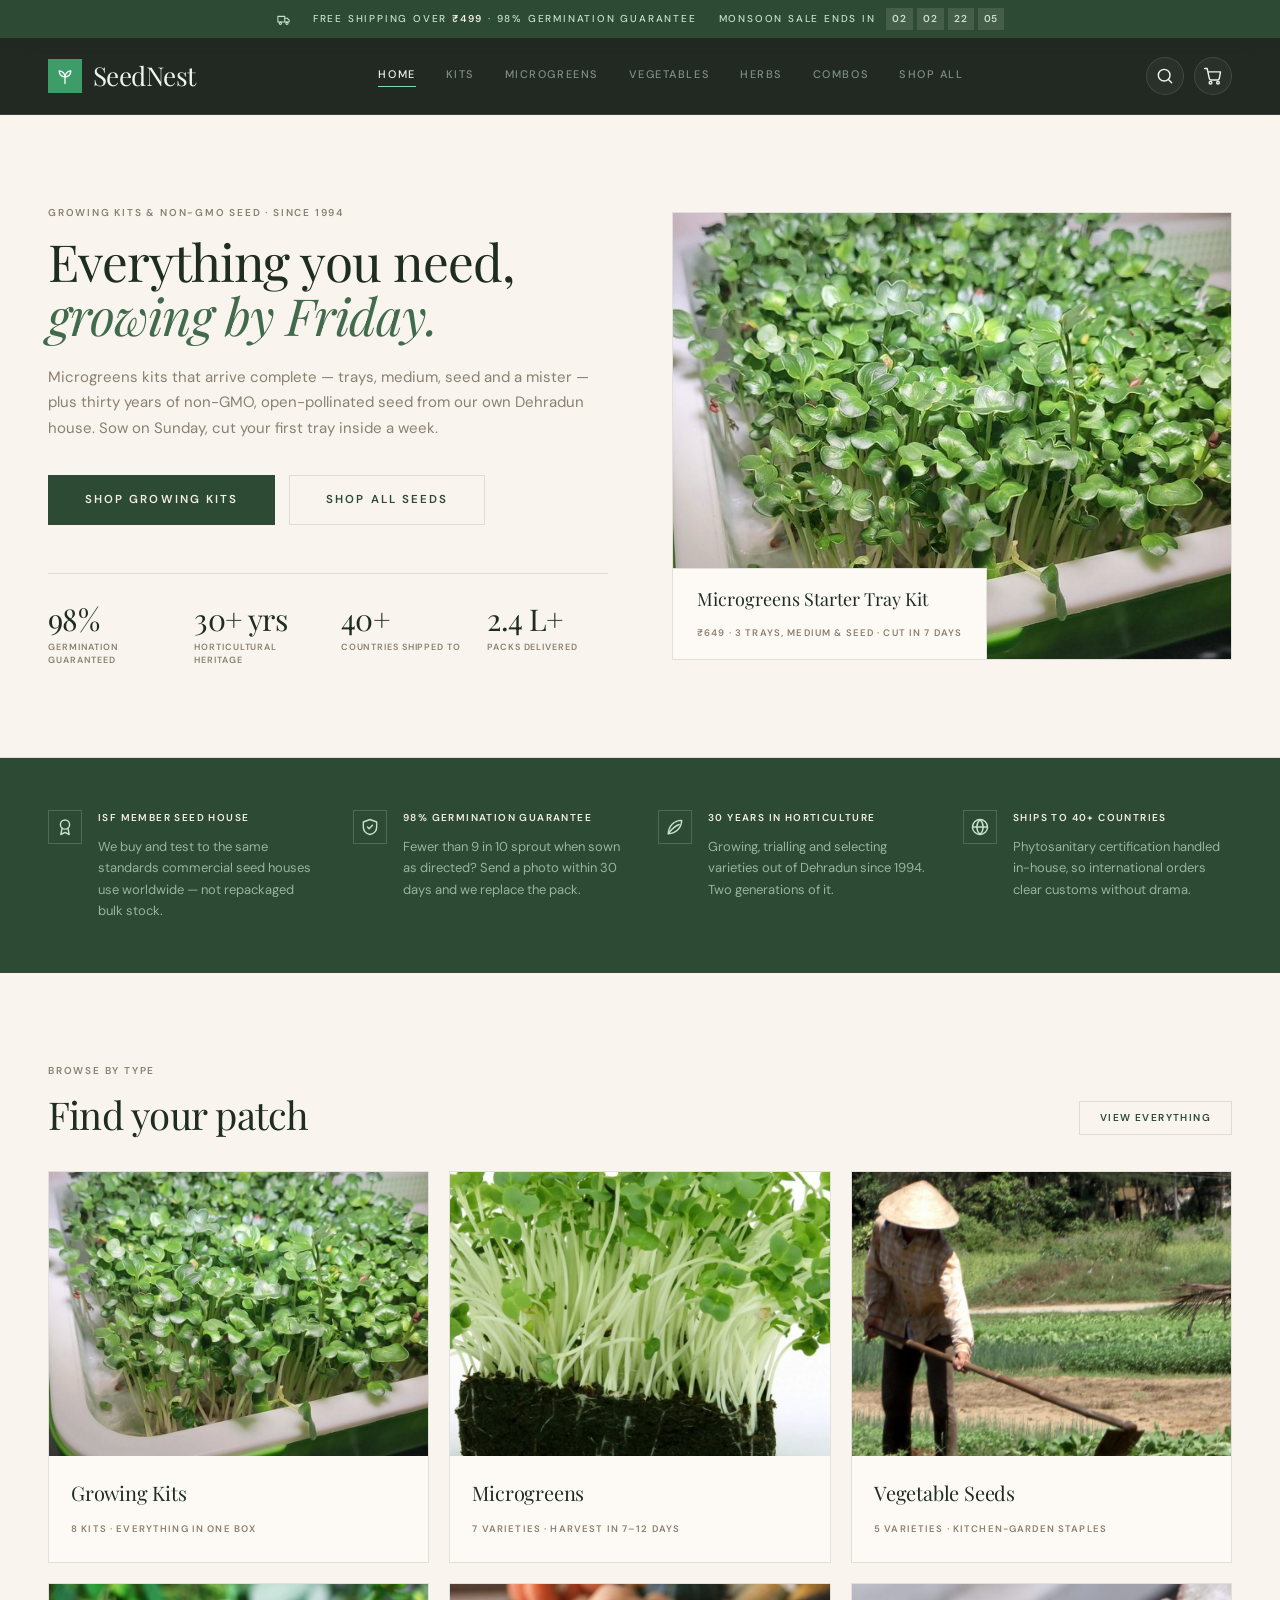
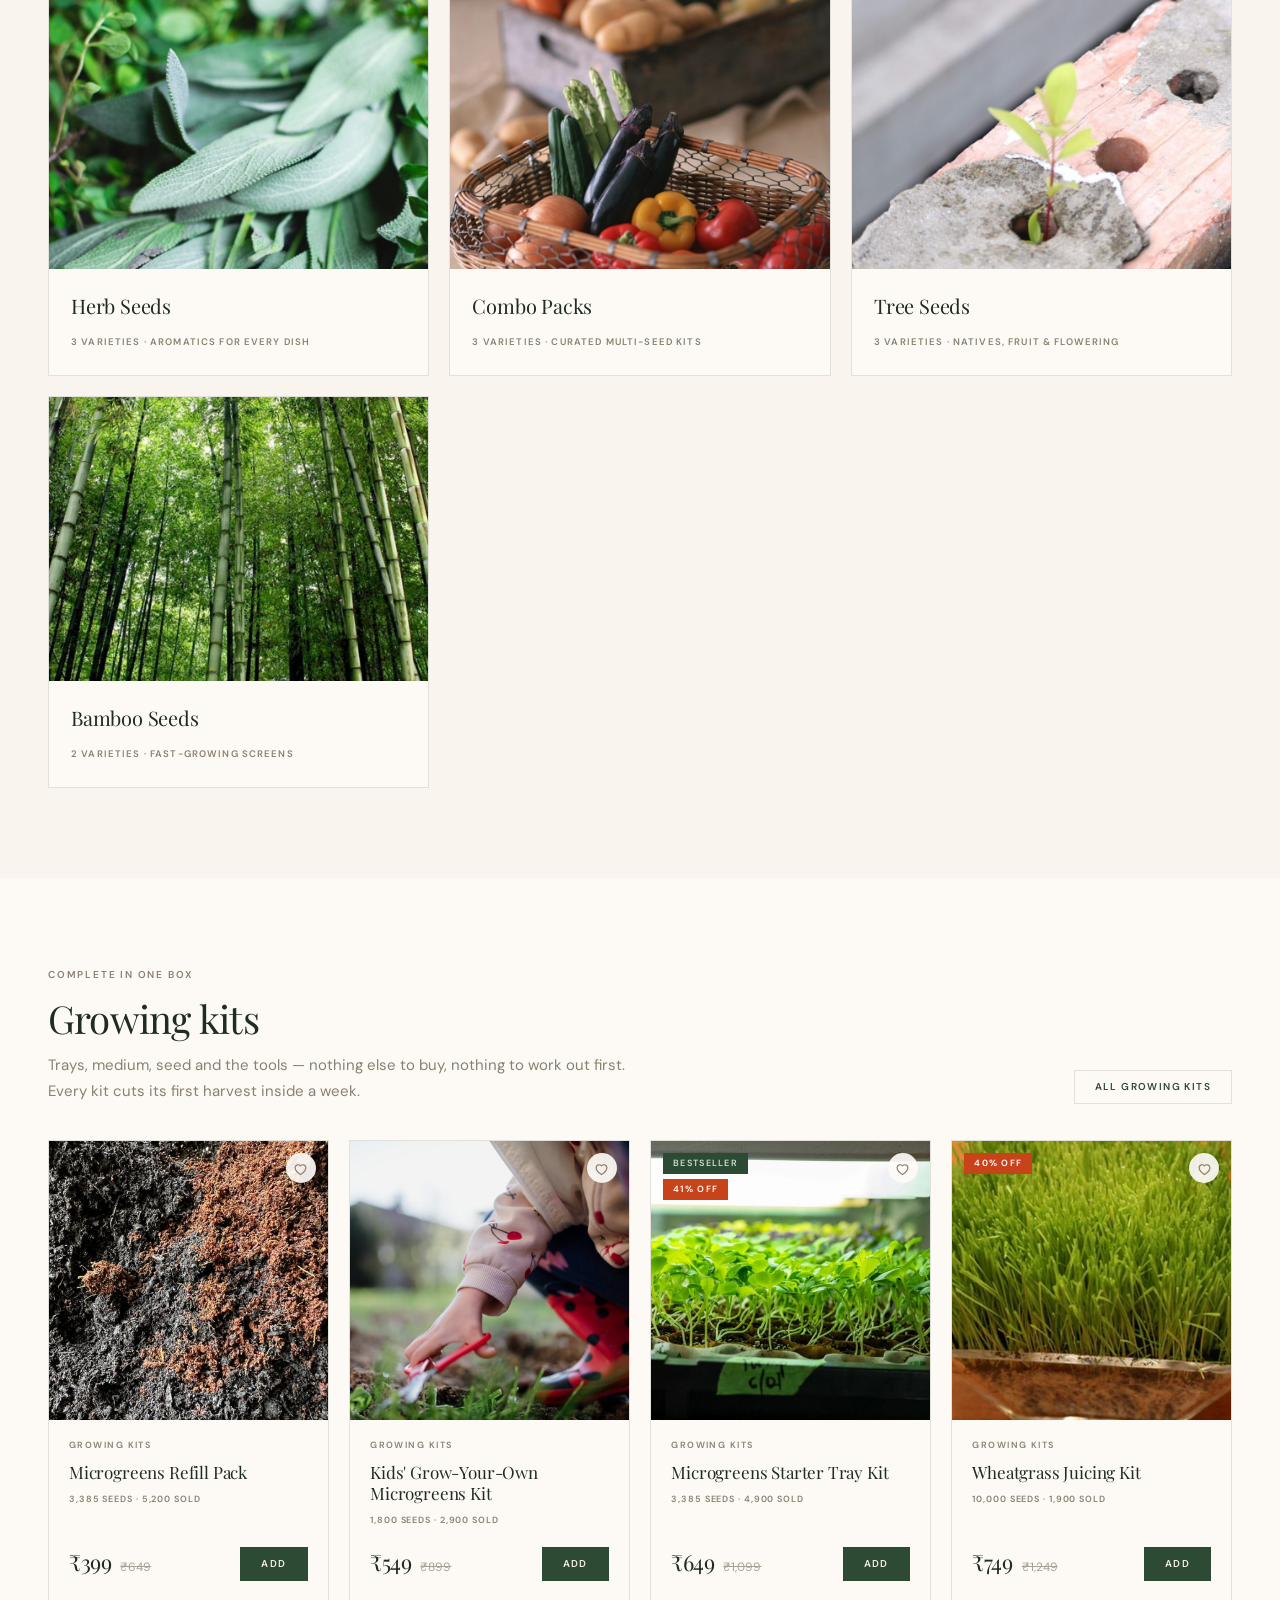
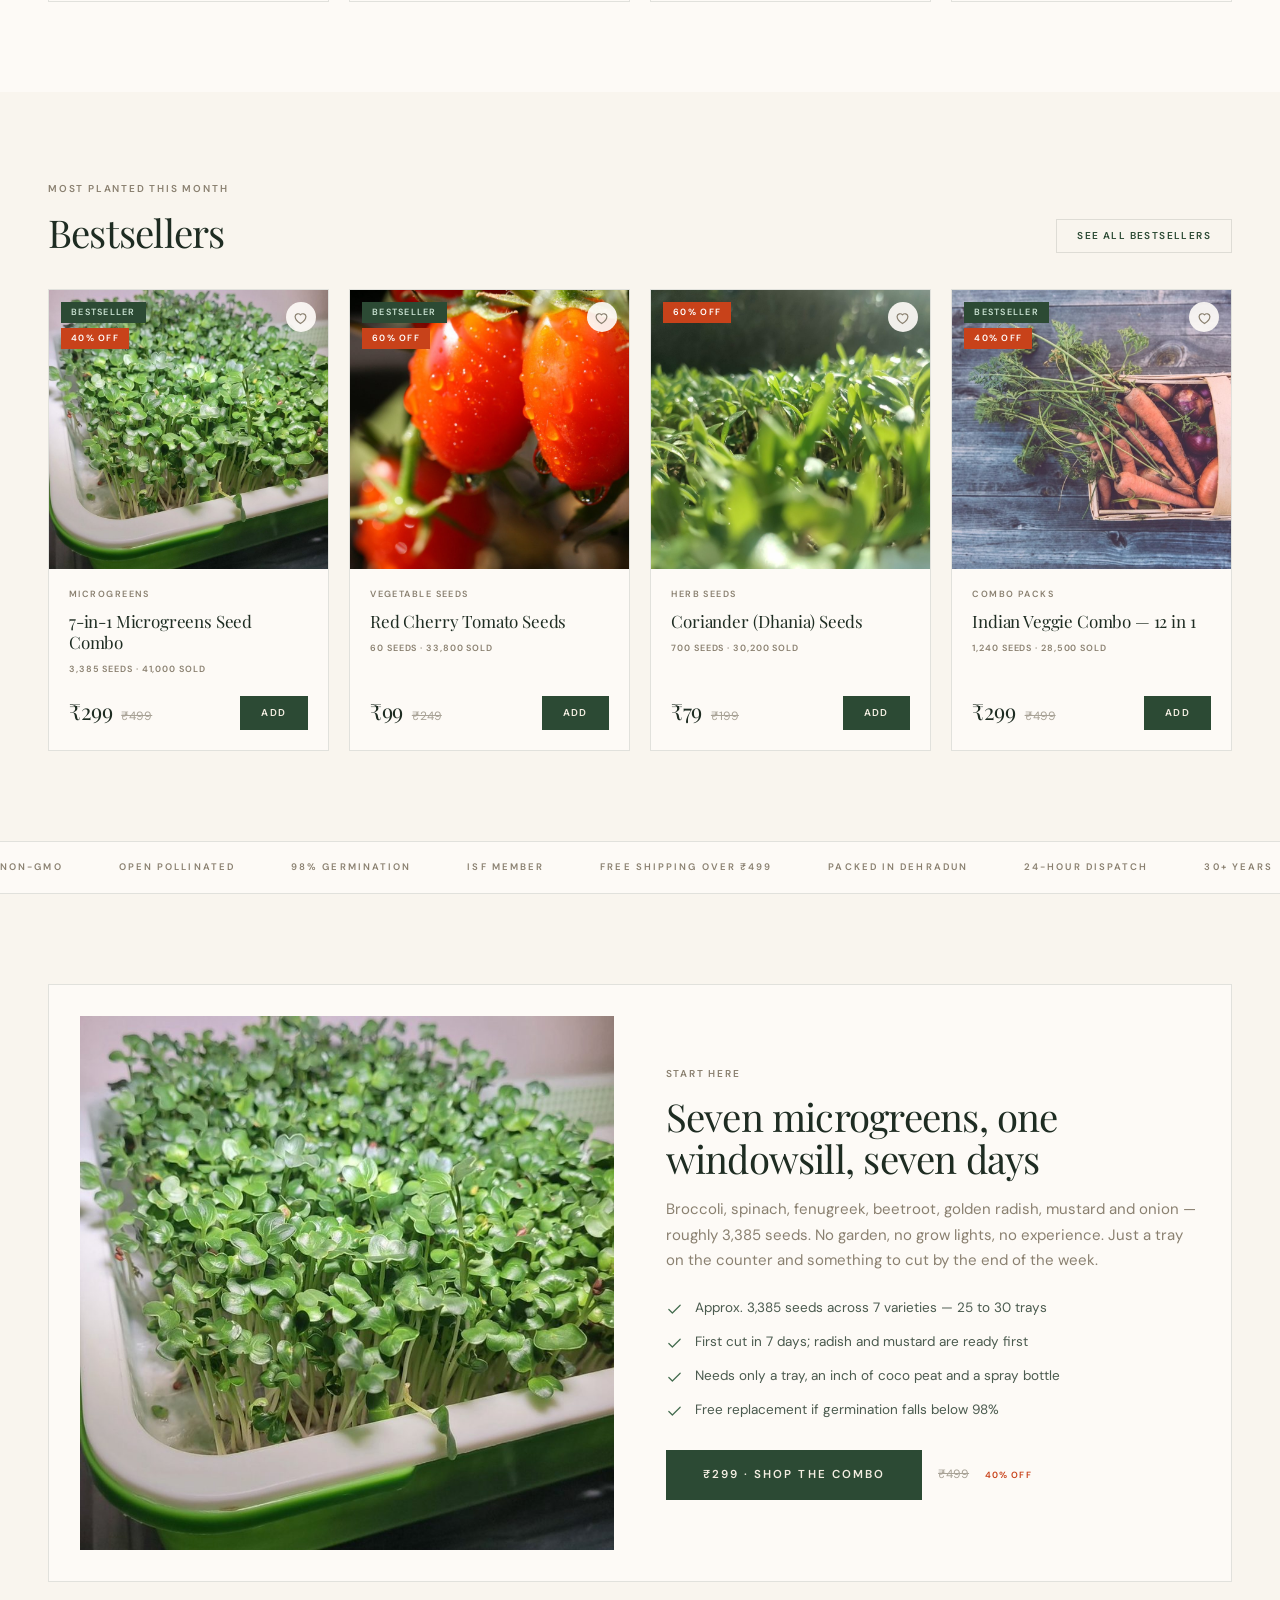
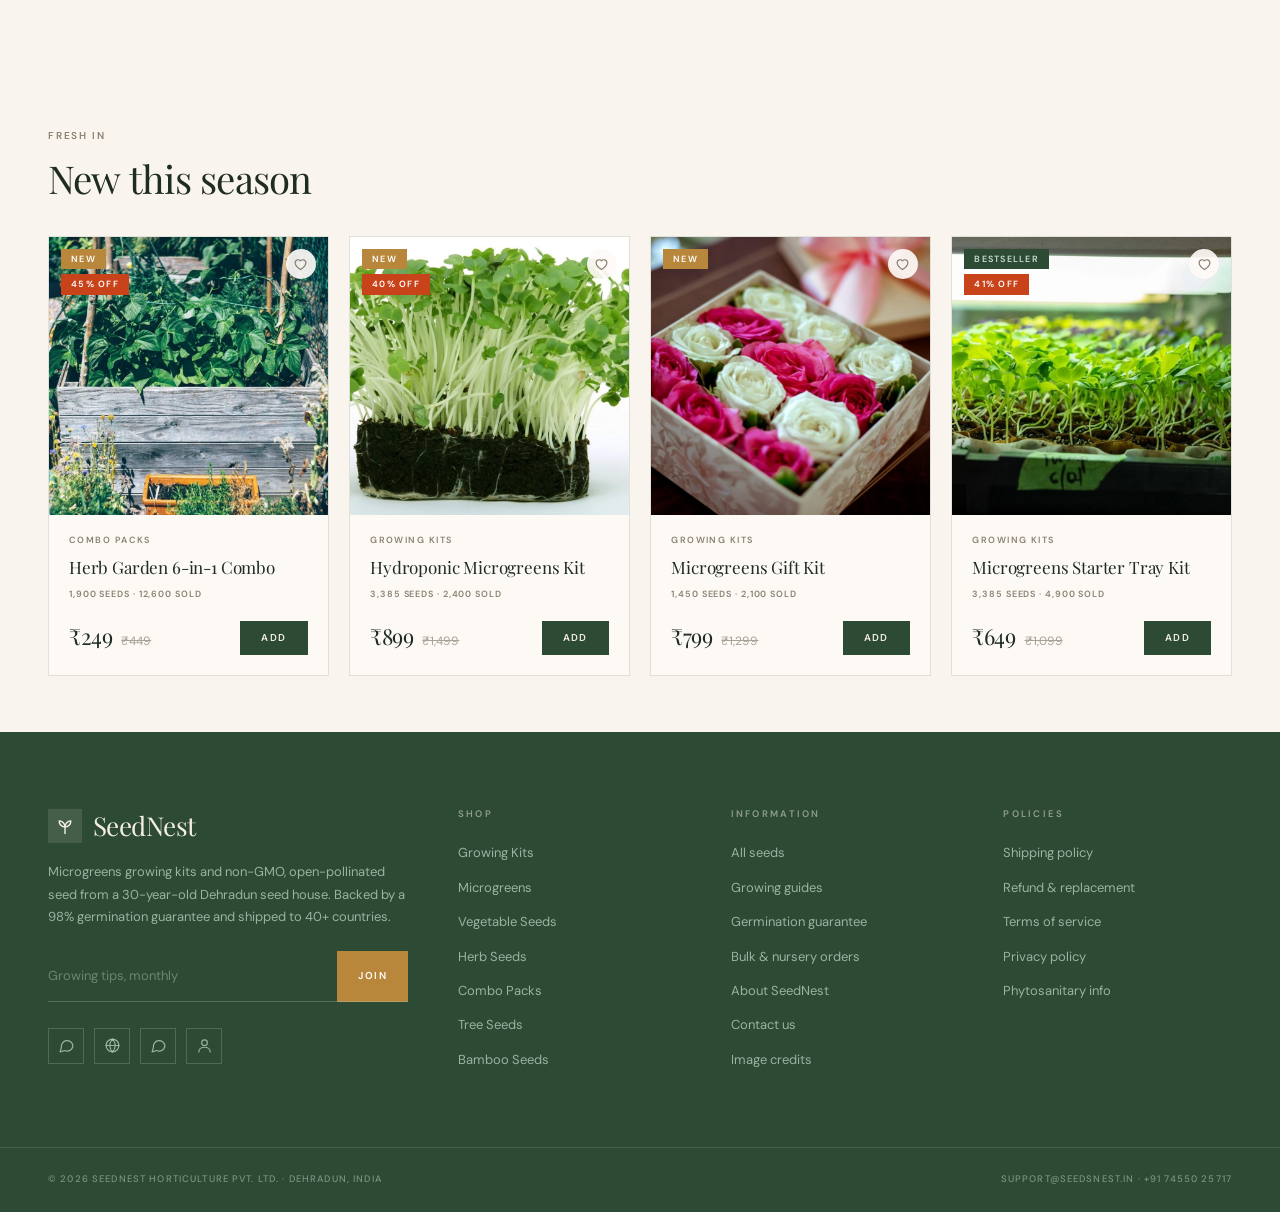
<file: E-commerce/home-classic.html>
<!DOCTYPE html>
<html lang="en">
<head>
  <meta charset="UTF-8">
  <meta name="viewport" content="width=device-width, initial-scale=1">
  <title>SeedNest &#8212; Classic homepage</title>
  <meta name="description" content="Microgreens growing kits and non-GMO, open-pollinated seed from a 30-year-old Dehradun seed house. First harvest in 7 days, 98% germination guaranteed, free shipping over &#8377;499.">
  <link rel="preconnect" href="https://fonts.googleapis.com">
  <link rel="preconnect" href="https://fonts.gstatic.com" crossorigin>
  <link href="https://fonts.googleapis.com/css2?family=Playfair+Display:ital,wght@0,400;0,500;0,600;1,400&family=DM+Sans:opsz,wght@9..40,300;9..40,400;9..40,500&display=swap" rel="stylesheet">
  <link rel="stylesheet" href="assets/css/styles.css">
  <link rel="stylesheet" href="assets/css/dark.css">
  <link rel="icon" href="data:image/svg+xml,<svg xmlns='http://www.w3.org/2000/svg' viewBox='0 0 100 100'><text y='.9em' font-size='90'>&#127793;</text></svg>">
</head>
<body class="page" data-page="home">
  <a class="skip-link" href="#main">Skip to content</a>
  <div data-chrome="header"></div>

  <main id="main">
    <!-- ------------------------------------------------------------ hero -->
    <section class="hero">
      <div class="wrap hero__inner">
        <div>
          <p class="eyebrow">Growing kits &amp; non-GMO seed &#183; Since 1994</p>
          <h1>Everything you need, <em>growing by Friday.</em></h1>
          <p class="lede">Microgreens kits that arrive complete &#8212; trays, medium, seed and a mister &#8212; plus thirty years of non-GMO, open-pollinated seed from our own Dehradun house. Sow on Sunday, cut your first tray inside a week.</p>
          <div class="hero__cta">
            <a class="btn btn--lg" href="collections.html?c=growing-kits">Shop growing kits</a>
            <a class="btn btn--ghost btn--lg" href="collections.html">Shop all seeds</a>
          </div>
          <div class="hero__stats">
            <div class="hero__stat"><strong>98%</strong><span>Germination guaranteed</span></div>
            <div class="hero__stat"><strong>30+ yrs</strong><span>Horticultural heritage</span></div>
            <div class="hero__stat"><strong>40+</strong><span>Countries shipped to</span></div>
            <div class="hero__stat"><strong>2.4 L+</strong><span>Packs delivered</span></div>
          </div>
        </div>
        <div class="hero__art" data-hero-art>
          <a class="hero__art-tag" href="product.html?p=microgreens-starter-tray-kit">
            <strong>Microgreens Starter Tray Kit</strong>
            <span>&#8377;649 &#183; 3 trays, medium &amp; seed &#183; cut in 7 days</span>
          </a>
        </div>
      </div>
    </section>

    <!-- ----------------------------------------------------- trust strip -->
    <section class="trust">
      <div class="wrap trust__grid" data-trust></div>
    </section>

    <!-- ------------------------------------------------------ categories -->
    <section class="section">
      <div class="wrap">
        <div class="section-head">
          <div>
            <p class="eyebrow">Browse by type</p>
            <h2>Find your patch</h2>
          </div>
          <a class="btn btn--ghost btn--sm" href="collections.html">View everything</a>
        </div>
        <div class="grid grid--3" data-categories></div>
      </div>
    </section>

    <!-- ---------------------------------------------------- growing kits -->
    <section class="section section--paper">
      <div class="wrap">
        <div class="section-head">
          <div>
            <p class="eyebrow">Complete in one box</p>
            <h2>Growing kits</h2>
            <p class="lede" style="margin-top:14px">Trays, medium, seed and the tools &#8212; nothing else to buy, nothing to work out first. Every kit cuts its first harvest inside a week.</p>
          </div>
          <a class="btn btn--ghost btn--sm" href="collections.html?c=growing-kits">All growing kits</a>
        </div>
        <div class="grid grid--4" data-kits></div>
      </div>
    </section>

    <!-- ----------------------------------------------------- bestsellers -->
    <section class="section">
      <div class="wrap">
        <div class="section-head">
          <div>
            <p class="eyebrow">Most planted this month</p>
            <h2>Bestsellers</h2>
          </div>
          <a class="btn btn--ghost btn--sm" href="collections.html?sort=popular">See all bestsellers</a>
        </div>
        <div class="grid grid--4" data-bestsellers></div>
      </div>
    </section>

    <!-- --------------------------------------------------- feature strip -->
    <div class="marquee" aria-hidden="true">
      <div class="marquee__track" data-marquee></div>
    </div>

    <!-- --------------------------------------------------- hero product -->
    <section class="section">
      <div class="wrap">
        <div class="panel" style="display:grid;grid-template-columns:repeat(auto-fit,minmax(300px,1fr));gap:clamp(24px,4vw,56px);align-items:center">
          <div data-feature-art style="overflow:hidden"></div>
          <div>
            <p class="eyebrow">Start here</p>
            <h2 style="margin-bottom:18px">Seven microgreens, one windowsill, seven days</h2>
            <p class="lede" style="margin-bottom:24px">Broccoli, spinach, fenugreek, beetroot, golden radish, mustard and onion &#8212; roughly 3,385 seeds. No garden, no grow lights, no experience. Just a tray on the counter and something to cut by the end of the week.</p>
            <ul class="usp-list" style="margin:0 0 30px" data-feature-usps></ul>
            <div style="display:flex;gap:16px;flex-wrap:wrap;align-items:center">
              <a class="btn btn--lg" href="product.html?p=7-in-1-microgreens-seed-combo">&#8377;299 &#183; Shop the combo</a>
              <span class="price__was">&#8377;499</span>
              <span class="price__off">40% off</span>
            </div>
          </div>
        </div>
      </div>
    </section>

    <!-- ------------------------------------------------------- new drops -->
    <section class="section section--tight">
      <div class="wrap">
        <div class="section-head">
          <div>
            <p class="eyebrow">Fresh in</p>
            <h2>New this season</h2>
          </div>
        </div>
        <div class="grid grid--4" data-newest></div>
      </div>
    </section>

  </main>

  <div data-chrome="footer"></div>

  <script src="assets/js/catalog.js"></script>
  <script src="assets/js/store.js"></script>
  <script src="assets/js/home.js"></script>
</body>
</html>
</file>
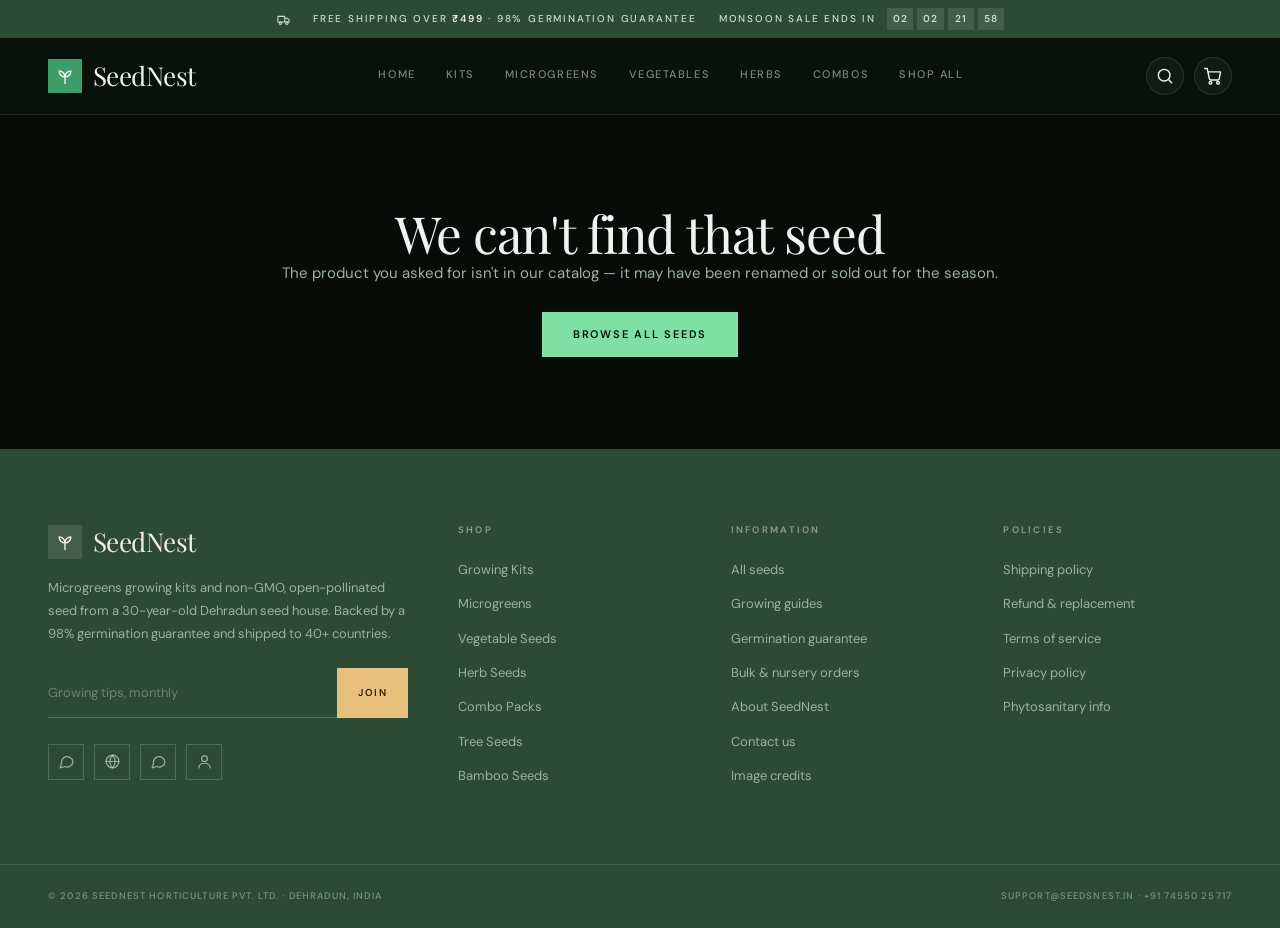
<file: E-commerce/product.html>
<!DOCTYPE html>
<html lang="en">
<head>
  <meta charset="UTF-8">
  <meta name="viewport" content="width=device-width, initial-scale=1">
  <title>Product &#8212; SeedNest</title>
  <meta name="description" content="Non-GMO, open-pollinated seed with a 98% germination guarantee. Free shipping over &#8377;499.">
  <link rel="preconnect" href="https://fonts.googleapis.com">
  <link rel="preconnect" href="https://fonts.gstatic.com" crossorigin>
  <link href="https://fonts.googleapis.com/css2?family=Playfair+Display:ital,wght@0,400;0,500;0,600;1,400&family=DM+Sans:opsz,wght@9..40,300;9..40,400;9..40,500&display=swap" rel="stylesheet">
  <link rel="stylesheet" href="assets/css/styles.css">
  <link rel="stylesheet" href="assets/css/dark.css">
  <link rel="icon" href="data:image/svg+xml,<svg xmlns='http://www.w3.org/2000/svg' viewBox='0 0 100 100'><text y='.9em' font-size='90'>&#127793;</text></svg>">
</head>
<body class="page" data-theme="dark" data-page="product">
  <a class="skip-link" href="#main">Skip to content</a>
  <div data-chrome="header"></div>

  <main id="main" data-pdp-root>
    <!-- rendered by product.js -->
  </main>

  <div data-chrome="footer"></div>

  <script src="assets/js/catalog.js"></script>
  <script src="assets/js/store.js"></script>
  <script src="assets/js/product.js"></script>
</body>
</html>
</file>
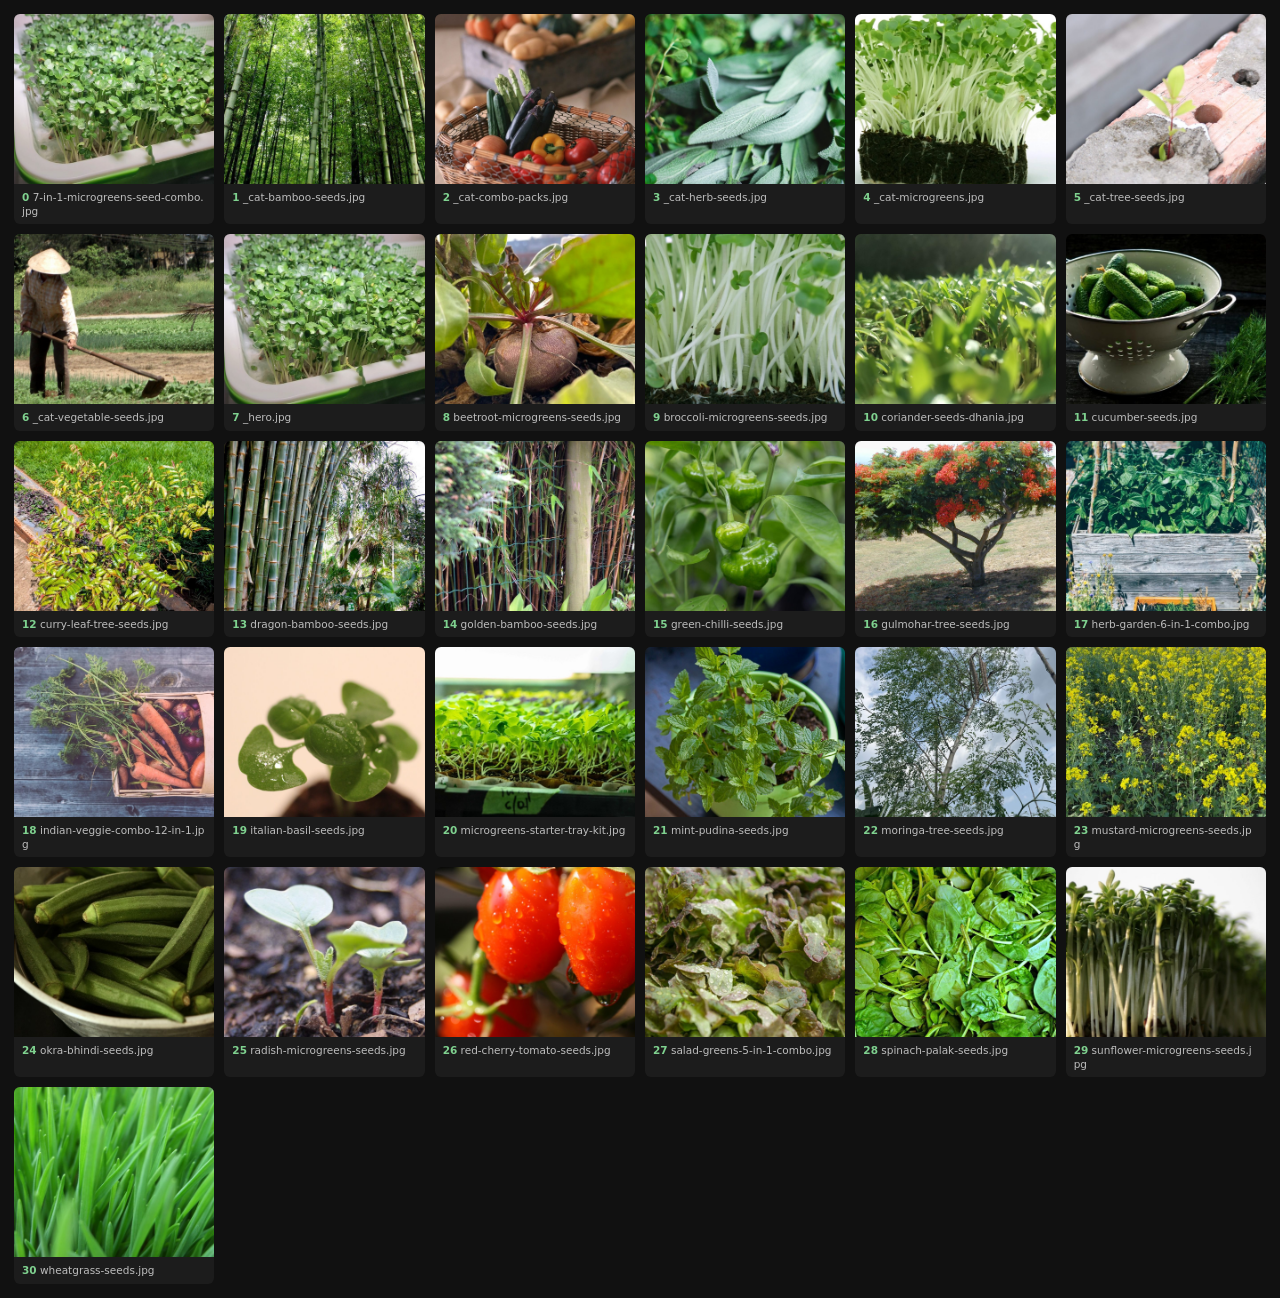
<file: E-commerce/assets/img/products/_sheet.html>
<!doctype html><meta charset="utf-8"><style>
  body{background:#111;color:#eee;font:12px system-ui;margin:0;padding:14px}
  .g{display:grid;grid-template-columns:repeat(6,1fr);gap:10px}
  figure{margin:0;background:#1c1c1c;border-radius:6px;overflow:hidden}
  img{width:100%;height:170px;object-fit:cover;display:block;background:#333}
  figcaption{padding:6px 8px;font-size:10.5px;line-height:1.35;word-break:break-all;color:#bdbdbd}
  b{color:#7fd18f}
</style><div class="g"><figure><img src="7-in-1-microgreens-seed-combo.jpg"><figcaption><b>0</b> 7-in-1-microgreens-seed-combo.jpg</figcaption></figure><figure><img src="_cat-bamboo-seeds.jpg"><figcaption><b>1</b> _cat-bamboo-seeds.jpg</figcaption></figure><figure><img src="_cat-combo-packs.jpg"><figcaption><b>2</b> _cat-combo-packs.jpg</figcaption></figure><figure><img src="_cat-herb-seeds.jpg"><figcaption><b>3</b> _cat-herb-seeds.jpg</figcaption></figure><figure><img src="_cat-microgreens.jpg"><figcaption><b>4</b> _cat-microgreens.jpg</figcaption></figure><figure><img src="_cat-tree-seeds.jpg"><figcaption><b>5</b> _cat-tree-seeds.jpg</figcaption></figure><figure><img src="_cat-vegetable-seeds.jpg"><figcaption><b>6</b> _cat-vegetable-seeds.jpg</figcaption></figure><figure><img src="_hero.jpg"><figcaption><b>7</b> _hero.jpg</figcaption></figure><figure><img src="beetroot-microgreens-seeds.jpg"><figcaption><b>8</b> beetroot-microgreens-seeds.jpg</figcaption></figure><figure><img src="broccoli-microgreens-seeds.jpg"><figcaption><b>9</b> broccoli-microgreens-seeds.jpg</figcaption></figure><figure><img src="coriander-seeds-dhania.jpg"><figcaption><b>10</b> coriander-seeds-dhania.jpg</figcaption></figure><figure><img src="cucumber-seeds.jpg"><figcaption><b>11</b> cucumber-seeds.jpg</figcaption></figure><figure><img src="curry-leaf-tree-seeds.jpg"><figcaption><b>12</b> curry-leaf-tree-seeds.jpg</figcaption></figure><figure><img src="dragon-bamboo-seeds.jpg"><figcaption><b>13</b> dragon-bamboo-seeds.jpg</figcaption></figure><figure><img src="golden-bamboo-seeds.jpg"><figcaption><b>14</b> golden-bamboo-seeds.jpg</figcaption></figure><figure><img src="green-chilli-seeds.jpg"><figcaption><b>15</b> green-chilli-seeds.jpg</figcaption></figure><figure><img src="gulmohar-tree-seeds.jpg"><figcaption><b>16</b> gulmohar-tree-seeds.jpg</figcaption></figure><figure><img src="herb-garden-6-in-1-combo.jpg"><figcaption><b>17</b> herb-garden-6-in-1-combo.jpg</figcaption></figure><figure><img src="indian-veggie-combo-12-in-1.jpg"><figcaption><b>18</b> indian-veggie-combo-12-in-1.jpg</figcaption></figure><figure><img src="italian-basil-seeds.jpg"><figcaption><b>19</b> italian-basil-seeds.jpg</figcaption></figure><figure><img src="microgreens-starter-tray-kit.jpg"><figcaption><b>20</b> microgreens-starter-tray-kit.jpg</figcaption></figure><figure><img src="mint-pudina-seeds.jpg"><figcaption><b>21</b> mint-pudina-seeds.jpg</figcaption></figure><figure><img src="moringa-tree-seeds.jpg"><figcaption><b>22</b> moringa-tree-seeds.jpg</figcaption></figure><figure><img src="mustard-microgreens-seeds.jpg"><figcaption><b>23</b> mustard-microgreens-seeds.jpg</figcaption></figure><figure><img src="okra-bhindi-seeds.jpg"><figcaption><b>24</b> okra-bhindi-seeds.jpg</figcaption></figure><figure><img src="radish-microgreens-seeds.jpg"><figcaption><b>25</b> radish-microgreens-seeds.jpg</figcaption></figure><figure><img src="red-cherry-tomato-seeds.jpg"><figcaption><b>26</b> red-cherry-tomato-seeds.jpg</figcaption></figure><figure><img src="salad-greens-5-in-1-combo.jpg"><figcaption><b>27</b> salad-greens-5-in-1-combo.jpg</figcaption></figure><figure><img src="spinach-palak-seeds.jpg"><figcaption><b>28</b> spinach-palak-seeds.jpg</figcaption></figure><figure><img src="sunflower-microgreens-seeds.jpg"><figcaption><b>29</b> sunflower-microgreens-seeds.jpg</figcaption></figure><figure><img src="wheatgrass-seeds.jpg"><figcaption><b>30</b> wheatgrass-seeds.jpg</figcaption></figure></div>
</file>
<file: E-commerce/assets/css/styles.css>
/* ==========================================================================
   SeedNest — design system

   Type scale, palette, spacing and component geometry follow the reference
   storefront's system: Playfair Display at weight 400 for display type,
   DM Sans at 15px for body, square corners, and small wide-tracked uppercase
   micro-labels. Tokens first, then primitives, components, pages.
   ========================================================================== */

:root {
  /* ---- Palette (source of truth) ---- */
  --forest:       #2C4A34;
  --forest-mid:   #426B4E;
  --forest-light: #5A8A68;
  --sage:         #7FA88C;
  --fern:         #A8CDB6;
  --lichen:       #C8E0D0;
  --parchment:    #F4EEE2;
  --bone:         #E8E0D0;
  --cream:        #F9F5EE;
  --off-white:    #FDFAF6;
  --earth:        #7A5C3A;
  --gold:         #B8873C;
  --gold-light:   #D4AA6A;
  --gold-pale:    #EDD89A;
  --warm-grey:    #8A8070;
  --ink:          #1E2C22;
  --pop:          #C8421A;
  --pop-light:    #FAE4DA;
  --pop-dark:     #A03010;
  --border:       rgba(30, 44, 34, .12);
  --border-light: rgba(30, 44, 34, .06);

  --font-serif: 'Playfair Display', Georgia, 'Times New Roman', serif;
  --font-sans:  'DM Sans', system-ui, -apple-system, 'Segoe UI', sans-serif;

  /* ---- Aliases: the semantic names the markup and JS already use ---- */
  --green-900: var(--ink);
  --green-800: var(--forest);
  --green-700: var(--forest);
  --green-600: var(--forest-mid);
  --green-500: var(--forest-light);
  --green-300: var(--sage);
  --green-100: var(--lichen);
  --green-50:  var(--parchment);

  --amber-600: var(--earth);
  --amber-500: var(--gold);
  --amber-100: var(--gold-pale);

  --clay-600: var(--pop);
  --clay-100: var(--pop-light);

  --paper:   var(--off-white);
  --ink-900: var(--ink);
  --ink-700: #4A5A4E;
  --ink-500: var(--warm-grey);
  --ink-300: #A8A296;
  --line:      var(--border);
  --line-soft: var(--border-light);

  --bg: var(--cream);
  --surface: var(--off-white);
  --text: var(--ink);
  --text-muted: var(--warm-grey);
  --brand: var(--forest);
  --brand-ink: var(--ink);
  --accent: var(--gold);

  --font-display: var(--font-serif);
  --font-body: var(--font-sans);

  /* ---- Geometry: square-cornered throughout ---- */
  --r-sm: 0px;
  --r-md: 0px;
  --r-lg: 0px;
  --r-pill: 0px;

  /* ---- Depth: borders do the work, shadows stay barely-there ---- */
  --shadow-sm: 0 1px 2px rgba(30, 44, 34, .04);
  --shadow-md: 0 2px 6px rgba(30, 44, 34, .06), 0 10px 24px rgba(30, 44, 34, .05);
  --shadow-lg: 0 8px 20px rgba(30, 44, 34, .08), 0 24px 56px rgba(30, 44, 34, .07);

  --ease: cubic-bezier(.22, 1, .36, 1);

  --gutter: clamp(20px, 4vw, 48px);
  --maxw: 1400px;
}

/* --------------------------------------------------------------- base ---- */

*,
*::before,
*::after { box-sizing: border-box; }

html { -webkit-text-size-adjust: 100%; scroll-behavior: smooth; }

body {
  margin: 0;
  background: var(--cream);
  color: var(--ink);
  font-family: var(--font-sans);
  font-size: 15px;
  font-weight: 400;
  line-height: 1.65;
  overflow-x: hidden;
  -webkit-font-smoothing: antialiased;
}

img, svg { display: block; max-width: 100%; }

/* Product photography. Every frame is a square 900px crop, so a plain cover fit
   fills any slot; `transform` supplies the per-view zoom for gallery crops. */
.photo {
  width: 100%;
  /* Height must stay auto: as a stretched grid item's child, `height:100%`
     would beat aspect-ratio and swallow the card's caption. */
  height: auto;
  aspect-ratio: 1;
  object-fit: cover;
  background: var(--parchment);
  transform-origin: center;
}

/* The UA `[hidden] { display: none }` loses to any component `display` we set,
   so several flex/grid rows stayed visible when hidden. Make it win everywhere. */
[hidden] { display: none !important; }

a { color: inherit; text-decoration: none; }

button, input, select, textarea { font: inherit; color: inherit; }

/* Display type is light-weight serif with tight tracking — never bold. */
h1, h2, h3, h4 {
  font-family: var(--font-serif);
  font-weight: 400;
  color: var(--ink);
  margin: 0;
}

h1 { font-size: clamp(32px, 4vw, 54px); line-height: 1.05; letter-spacing: -.02em; }
h2 { font-size: clamp(28px, 3vw, 46px); line-height: 1.08; letter-spacing: -.02em; }
h3 { font-size: 24px; line-height: 1.2; letter-spacing: .01em; }
h4 { font-size: 18px; line-height: 1.25; }

p { margin: 0 0 1em; }
p:last-child { margin-bottom: 0; }

:focus-visible {
  outline: 2px solid var(--forest-light);
  outline-offset: 2px;
}

.visually-hidden {
  position: absolute;
  width: 1px; height: 1px;
  padding: 0; margin: -1px;
  overflow: hidden; clip: rect(0 0 0 0);
  white-space: nowrap; border: 0;
}

.skip-link {
  position: absolute;
  left: 12px; top: -60px;
  z-index: 200;
  background: var(--forest);
  color: var(--parchment);
  padding: 12px 22px;
  font-size: 11px;
  font-weight: 600;
  letter-spacing: .16em;
  text-transform: uppercase;
  transition: top .2s;
}
.skip-link:focus { top: 12px; }

/* ---------------------------------------------------------- primitives ---- */

.wrap {
  width: 100%;
  max-width: var(--maxw);
  margin-inline: auto;
  padding-inline: var(--gutter);
}

.section { padding-block: clamp(56px, 7vw, 96px); }
.section--tight { padding-block: clamp(36px, 4.5vw, 56px); }
.section--paper { background: var(--off-white); }

.section-head {
  display: flex;
  align-items: flex-end;
  justify-content: space-between;
  gap: 24px;
  margin-bottom: 36px;
  flex-wrap: wrap;
}

/* The reference's signature micro-label: tiny, heavy, very wide tracking. */
.eyebrow {
  font-size: 10px;
  font-weight: 600;
  letter-spacing: .18em;
  text-transform: uppercase;
  color: var(--warm-grey);
  margin-bottom: 14px;
}

.lede {
  font-size: 15px;
  line-height: 1.7;
  color: var(--warm-grey);
  max-width: 58ch;
}

.grid { display: grid; gap: clamp(14px, 1.6vw, 22px); }
.grid--4 { grid-template-columns: repeat(auto-fill, minmax(250px, 1fr)); }
.grid--3 { grid-template-columns: repeat(auto-fill, minmax(290px, 1fr)); }
.grid--2 { grid-template-columns: repeat(auto-fit, minmax(320px, 1fr)); }

/* ------------------------------------------------------------- buttons ---- */

.btn {
  --btn-bg: var(--forest);
  --btn-fg: var(--parchment);
  --btn-bd: transparent;
  display: inline-flex;
  align-items: center;
  justify-content: center;
  gap: 9px;
  padding: 16px 30px;
  border: 1px solid var(--btn-bd);
  border-radius: 0;
  background: var(--btn-bg);
  color: var(--btn-fg);
  font-family: var(--font-sans);
  font-size: 11px;
  font-weight: 600;
  letter-spacing: .16em;
  text-transform: uppercase;
  line-height: 1;
  cursor: pointer;
  text-align: center;
  transition: background .25s var(--ease), color .25s var(--ease),
              border-color .25s var(--ease), opacity .25s var(--ease);
  white-space: nowrap;
}
.btn:hover:not(:disabled) { background: var(--ink); }
.btn:disabled { opacity: .45; cursor: not-allowed; }

.btn--ghost {
  --btn-bg: transparent;
  --btn-fg: var(--forest);
  --btn-bd: var(--border);
}
.btn--ghost:hover:not(:disabled) { background: var(--forest); color: var(--parchment); border-color: var(--forest); }

.btn--accent { --btn-bg: var(--gold); --btn-fg: #ffffff; }
.btn--accent:hover:not(:disabled) { background: var(--earth); }

.btn--dark { --btn-bg: var(--ink); }
.btn--block { width: 100%; }
.btn--lg { padding: 18px 36px; font-size: 11.5px; letter-spacing: .18em; }
.btn--sm { padding: 11px 20px; font-size: 10px; letter-spacing: .14em; }

/* -------------------------------------------------------------- badges ---- */

.badge {
  display: inline-flex;
  align-items: center;
  gap: 6px;
  padding: 5px 10px;
  border-radius: 0;
  font-size: 9px;
  font-weight: 600;
  letter-spacing: .14em;
  text-transform: uppercase;
  line-height: 1.2;
  background: var(--forest);
  color: var(--lichen);
}
.badge--sale { background: var(--pop); color: #fff; }
.badge--new { background: var(--gold); color: #fff; }
.badge--soldout { background: var(--bone); color: var(--warm-grey); }

/* -------------------------------------------------------- announcement ---- */

.announce {
  background: var(--forest);
  color: var(--lichen);
  font-size: 10px;
  font-weight: 500;
  letter-spacing: .18em;
  text-transform: uppercase;
}
.announce__inner {
  display: flex;
  align-items: center;
  justify-content: center;
  gap: 22px;
  min-height: 38px;
  flex-wrap: wrap;
  text-align: center;
  padding-block: 5px;
}
.announce strong { color: var(--parchment); font-weight: 600; }
.countdown {
  display: inline-flex;
  gap: 4px;
  font-variant-numeric: tabular-nums;
  font-weight: 600;
  margin-left: 6px;
}
.countdown span {
  background: rgba(244, 238, 226, .12);
  padding: 3px 6px;
  min-width: 26px;
  text-align: center;
  letter-spacing: .08em;
}

/* -------------------------------------------------------------- header ---- */

.header {
  position: sticky;
  top: 0;
  z-index: 100;
  background: rgba(253, 250, 246, .94);
  backdrop-filter: blur(12px);
  border-bottom: 1px solid var(--border);
}

.header__bar {
  display: flex;
  align-items: center;
  gap: 24px;
  min-height: 76px;
}

.logo {
  display: inline-flex;
  align-items: center;
  gap: 11px;
  font-family: var(--font-serif);
  font-size: 26px;
  font-weight: 400;
  color: var(--ink);
  letter-spacing: -.02em;
  line-height: 1;
  flex-shrink: 0;
}
.logo__mark {
  width: 34px; height: 34px;
  background: var(--forest);
  display: grid;
  place-items: center;
  flex-shrink: 0;
}

.nav {
  display: flex;
  gap: 30px;
  margin-inline: auto;
}
.nav a {
  font-size: 11px;
  font-weight: 500;
  letter-spacing: .14em;
  text-transform: uppercase;
  color: var(--forest);
  opacity: .75;
  padding-bottom: 4px;
  position: relative;
  transition: opacity .2s;
}
.nav a::after {
  content: "";
  position: absolute;
  left: 0; right: 0; bottom: 0;
  height: 1px;
  background: var(--forest);
  transform: scaleX(0);
  transform-origin: left;
  transition: transform .25s var(--ease);
}
.nav a:hover { opacity: 1; }
.nav a:hover::after,
.nav a[aria-current="page"]::after { transform: scaleX(1); }
.nav a[aria-current="page"] { opacity: 1; }

.header__actions { display: flex; align-items: center; gap: 10px; flex-shrink: 0; }

.icon-btn {
  position: relative;
  width: 38px; height: 38px;
  display: grid;
  place-items: center;
  border: 1px solid var(--border);
  border-radius: 50%;
  background: transparent;
  color: var(--forest);
  cursor: pointer;
  transition: background .25s var(--ease), color .25s var(--ease), border-color .25s var(--ease);
}
.icon-btn:hover { background: var(--forest); color: var(--parchment); border-color: var(--forest); }

.cart-count {
  position: absolute;
  top: -4px; right: -4px;
  min-width: 18px; height: 18px;
  padding: 0 4px;
  border-radius: 50%;
  background: var(--pop);
  color: #fff;
  font-size: 9px;
  font-weight: 600;
  letter-spacing: 0;
  display: grid;
  place-items: center;
  border: 1.5px solid var(--off-white);
}

.nav-toggle { display: none; }

@media (max-width: 1000px) {
  .nav {
    position: fixed;
    inset: 0 0 auto;
    top: var(--header-offset, 114px);
    flex-direction: column;
    gap: 0;
    background: var(--off-white);
    border-bottom: 1px solid var(--border);
    padding: 8px var(--gutter) 20px;
    margin: 0;
    transform: translateY(-8px);
    opacity: 0;
    pointer-events: none;
    transition: opacity .18s, transform .18s;
  }
  .nav[data-open="true"] { opacity: 1; transform: none; pointer-events: auto; }
  .nav a { padding: 15px 0; border-bottom: 1px solid var(--border-light); font-size: 11px; }
  .nav a::after { display: none; }
  .nav-toggle { display: grid; }
}

/* ---------------------------------------------------------------- hero ---- */

.hero {
  position: relative;
  overflow: hidden;
  background: var(--cream);
  border-bottom: 1px solid var(--border);
}
.hero__inner {
  display: grid;
  grid-template-columns: minmax(0, 1fr) minmax(0, 1fr);
  gap: clamp(32px, 5vw, 80px);
  align-items: center;
  padding-block: clamp(56px, 7vw, 100px);
}
@media (max-width: 900px) {
  .hero__inner { grid-template-columns: 1fr; }
}

.hero h1 { margin-bottom: 22px; }
.hero h1 em {
  font-style: italic;
  color: var(--forest-mid);
}
.hero__cta { display: flex; gap: 14px; margin-top: 34px; flex-wrap: wrap; }

.hero__stats {
  display: grid;
  grid-template-columns: repeat(auto-fit, minmax(110px, 1fr));
  gap: 22px clamp(16px, 2vw, 30px);
  margin-top: 48px;
  padding-top: 30px;
  border-top: 1px solid var(--border);
}
.hero__stat strong {
  display: block;
  font-family: var(--font-serif);
  font-size: 30px;
  font-weight: 400;
  color: var(--ink);
  line-height: 1;
  letter-spacing: -.02em;
  margin-bottom: 7px;
}
.hero__stat span {
  display: block;
  font-size: 9px;
  font-weight: 600;
  letter-spacing: .1em;
  text-transform: uppercase;
  color: var(--warm-grey);
  line-height: 1.5;
  text-wrap: balance;
}

.hero__art {
  position: relative;
  overflow: hidden;
  border: 1px solid var(--border);
  background: var(--off-white);
}
/* Square source photos, letterboxed to landscape so the hero stays in proportion. */
.hero__art .photo { aspect-ratio: 5 / 4; }
.cat-card .photo { aspect-ratio: 4 / 3; }
.hero__art-tag {
  position: absolute;
  left: 0; bottom: 0;
  background: var(--off-white);
  border-top: 1px solid var(--border);
  border-right: 1px solid var(--border);
  padding: 16px 24px;
  transition: background .25s var(--ease);
}
.hero__art-tag:hover { background: var(--parchment); }
.hero__art-tag:hover strong { color: var(--forest-mid); }
.hero__art-tag strong {
  display: block;
  font-family: var(--font-serif);
  font-size: 18px;
  font-weight: 400;
  color: var(--ink);
  margin-bottom: 4px;
}
.hero__art-tag span {
  font-size: 9.5px;
  font-weight: 600;
  letter-spacing: .12em;
  text-transform: uppercase;
  color: var(--warm-grey);
}

/* -------------------------------------------------------- trust strip ---- */

.trust {
  background: var(--forest);
  color: var(--lichen);
}
.trust__grid {
  display: grid;
  grid-template-columns: repeat(auto-fit, minmax(220px, 1fr));
  gap: 36px;
  padding-block: 52px;
}
.trust__item { display: flex; gap: 16px; align-items: flex-start; }
.trust__item strong {
  display: block;
  color: var(--parchment);
  font-size: 10px;
  font-weight: 600;
  letter-spacing: .14em;
  text-transform: uppercase;
  margin-bottom: 9px;
}
.trust__item p {
  font-size: 13px;
  color: rgba(200, 224, 208, .7);
  line-height: 1.65;
}
.trust__icon {
  width: 34px; height: 34px;
  flex-shrink: 0;
  border: 1px solid rgba(200, 224, 208, .22);
  display: grid;
  place-items: center;
  color: var(--lichen);
}

/* ------------------------------------------------------------ category ---- */

.cat-card {
  position: relative;
  display: block;
  overflow: hidden;
  background: var(--off-white);
  border: 1px solid var(--border);
  transition: border-color .3s var(--ease), background .3s var(--ease);
}
.cat-card:hover { border-color: var(--forest); }
.cat-card__body { padding: 20px 22px 22px; }
.cat-card__body strong {
  display: block;
  font-family: var(--font-serif);
  font-size: 20px;
  font-weight: 400;
  color: var(--ink);
  letter-spacing: -.01em;
  margin-bottom: 6px;
}
.cat-card__body span {
  font-size: 9.5px;
  font-weight: 600;
  letter-spacing: .12em;
  text-transform: uppercase;
  color: var(--warm-grey);
}

/* --------------------------------------------------------- product card ---- */

.card {
  position: relative;
  display: flex;
  flex-direction: column;
  background: var(--off-white);
  border: 1px solid var(--border);
  overflow: hidden;
  transition: border-color .3s var(--ease);
}
.card:hover { border-color: var(--forest); }

.card__media { position: relative; background: var(--parchment); overflow: hidden; }
.card__media > a { display: block; transition: transform .5s var(--ease); }
.card:hover .card__media > a { transform: scale(1.03); }

.card__flags {
  position: absolute;
  top: 12px; left: 12px;
  display: flex;
  flex-direction: column;
  gap: 5px;
  align-items: flex-start;
  z-index: 2;
}

.card__wish {
  position: absolute;
  top: 12px; right: 12px;
  z-index: 2;
  width: 30px; height: 30px;
  border-radius: 50%;
  border: none;
  background: rgba(253, 250, 246, .92);
  display: grid;
  place-items: center;
  cursor: pointer;
  color: var(--warm-grey);
  transition: color .2s, background .2s;
}
.card__wish:hover { color: var(--pop); background: var(--off-white); }
.card__wish[aria-pressed="true"] { color: var(--pop); }
.card__wish[aria-pressed="true"] svg { fill: currentColor; }

.card__body {
  padding: 18px 20px 20px;
  display: flex;
  flex-direction: column;
  gap: 9px;
  flex: 1;
}
.card__cat {
  font-size: 9px;
  font-weight: 600;
  letter-spacing: .16em;
  text-transform: uppercase;
  color: var(--warm-grey);
}
.card__title {
  font-family: var(--font-serif);
  font-size: 17px;
  font-weight: 400;
  color: var(--ink);
  line-height: 1.25;
  letter-spacing: -.01em;
  transition: color .2s;
}
.card__title:hover { color: var(--forest-mid); }
.card__meta {
  font-size: 9px;
  font-weight: 600;
  letter-spacing: .1em;
  text-transform: uppercase;
  color: var(--warm-grey);
}
.card__foot {
  margin-top: auto;
  display: flex;
  align-items: center;
  justify-content: space-between;
  gap: 10px;
  padding-top: 10px;
}

.price { display: flex; align-items: baseline; gap: 9px; flex-wrap: wrap; }
.price__now {
  font-family: var(--font-serif);
  font-size: 22px;
  font-weight: 400;
  line-height: 1;
  letter-spacing: -.02em;
  color: var(--ink);
}
.price__was {
  font-size: 12px;
  color: var(--ink-300);
  text-decoration: line-through;
}
.price__off {
  font-size: 9px;
  font-weight: 600;
  letter-spacing: .12em;
  text-transform: uppercase;
  color: var(--pop);
}

/* --------------------------------------------------------------- panel ---- */

.panel {
  background: var(--off-white);
  border: 1px solid var(--border);
  padding: clamp(22px, 2.4vw, 32px);
}

/* ----------------------------------------------------------- pdp layout ---- */

.breadcrumb {
  font-size: 9.5px;
  font-weight: 600;
  letter-spacing: .12em;
  text-transform: uppercase;
  color: var(--warm-grey);
  padding-block: 24px;
}
.breadcrumb a:hover { color: var(--forest); }
.breadcrumb span { margin-inline: 9px; color: var(--ink-300); }

.pdp {
  display: grid;
  grid-template-columns: minmax(0, 1fr) minmax(0, 1fr);
  gap: clamp(32px, 4.5vw, 72px);
  align-items: start;
  padding-bottom: clamp(48px, 6vw, 88px);
}
@media (max-width: 900px) { .pdp { grid-template-columns: 1fr; } }

.gallery { position: sticky; top: 96px; }
@media (max-width: 900px) { .gallery { position: static; } }

.gallery__main {
  overflow: hidden;
  border: 1px solid var(--border);
  background: var(--off-white);
  position: relative;
}
.gallery__flags { position: absolute; top: 16px; left: 16px; display: flex; gap: 6px; z-index: 2; }
.gallery__thumbs { display: flex; gap: 10px; margin-top: 10px; flex-wrap: wrap; }
.gallery__thumb {
  width: 78px; height: 78px;
  overflow: hidden;
  border: 1px solid var(--border);
  background: var(--off-white);
  cursor: pointer;
  padding: 0;
  transition: border-color .25s var(--ease);
}
.gallery__thumb[aria-selected="true"] { border-color: var(--forest); }

.pdp__title { margin-bottom: 14px; }
.pdp__price { display: flex; align-items: baseline; gap: 14px; flex-wrap: wrap; margin: 26px 0 8px; }
.pdp__price .price__now { font-size: 40px; }
.pdp__price .price__was { font-size: 16px; }
.pdp__tax {
  font-size: 9.5px;
  font-weight: 600;
  letter-spacing: .12em;
  text-transform: uppercase;
  color: var(--warm-grey);
}

.opt-group { margin-top: 32px; }
.opt-group__label {
  display: flex;
  justify-content: space-between;
  gap: 16px;
  font-size: 10px;
  font-weight: 600;
  letter-spacing: .18em;
  text-transform: uppercase;
  color: var(--warm-grey);
  margin-bottom: 12px;
}
.opt-list { display: flex; gap: 10px; flex-wrap: wrap; }
.opt {
  border: 1px solid var(--border);
  background: transparent;
  padding: 13px 18px;
  cursor: pointer;
  text-align: left;
  line-height: 1.35;
  transition: border-color .25s var(--ease), background .25s var(--ease);
}
.opt:hover { border-color: var(--sage); }
.opt[aria-pressed="true"] { border-color: var(--forest); background: var(--parchment); }
.opt strong {
  display: block;
  font-family: var(--font-serif);
  font-size: 15px;
  font-weight: 400;
  color: var(--ink);
  margin-bottom: 2px;
}
.opt span {
  font-size: 9px;
  font-weight: 600;
  letter-spacing: .1em;
  text-transform: uppercase;
  color: var(--warm-grey);
}

.qty {
  display: inline-flex;
  align-items: center;
  border: 1px solid var(--border);
  overflow: hidden;
  background: transparent;
}
.qty button {
  width: 44px; height: 48px;
  border: none;
  background: none;
  cursor: pointer;
  font-size: 16px;
  color: var(--forest);
  transition: background .2s;
}
.qty button:hover:not(:disabled) { background: var(--parchment); }
.qty button:disabled { opacity: .3; cursor: not-allowed; }
.qty input {
  width: 48px;
  height: 48px;
  border: none;
  text-align: center;
  font-size: 13px;
  font-weight: 500;
  background: none;
  -moz-appearance: textfield;
}
.qty input::-webkit-outer-spin-button,
.qty input::-webkit-inner-spin-button { -webkit-appearance: none; margin: 0; }

.pdp__buy { display: flex; gap: 10px; margin-top: 28px; flex-wrap: wrap; align-items: stretch; }
.pdp__buy .btn { flex: 1 1 180px; }

.usp-list { list-style: none; padding: 0; margin: 30px 0 0; display: grid; gap: 13px; }
.usp-list li { display: flex; gap: 12px; align-items: flex-start; font-size: 13.5px; color: var(--ink-700); line-height: 1.55; }
.usp-list svg { flex-shrink: 0; margin-top: 3px; color: var(--forest-mid); }

.deliver {
  margin-top: 28px;
  border: 1px solid var(--border);
  background: var(--parchment);
  padding: 20px 22px;
}
.deliver > strong {
  display: flex;
  align-items: center;
  gap: 9px;
  font-size: 10px;
  font-weight: 600;
  letter-spacing: .16em;
  text-transform: uppercase;
  color: var(--forest);
}
.deliver__row { display: flex; gap: 8px; margin-top: 14px; }
.deliver__row input {
  flex: 1;
  padding: 13px 15px;
  border: 1px solid var(--border);
  background: var(--off-white);
  font-size: 13px;
}
.deliver__out { margin-top: 12px; font-size: 12px; }
.deliver__out.ok { color: var(--forest-mid); }
.deliver__out.bad { color: var(--pop); }

/* --------------------------------------------------------------- tabs ---- */

.tabs { border-bottom: 1px solid var(--border); display: flex; gap: 34px; overflow-x: auto; }
.tab {
  border: none;
  background: none;
  padding: 0 0 16px;
  font-size: 10.5px;
  font-weight: 600;
  letter-spacing: .16em;
  text-transform: uppercase;
  color: var(--warm-grey);
  cursor: pointer;
  border-bottom: 1px solid transparent;
  margin-bottom: -1px;
  white-space: nowrap;
  transition: color .2s;
}
.tab:hover { color: var(--forest); }
.tab[aria-selected="true"] { color: var(--ink); border-bottom-color: var(--forest); }
.tabpanel { padding-top: 40px; }

.spec-table { width: 100%; border-collapse: collapse; font-size: 13.5px; }
.spec-table th, .spec-table td { text-align: left; padding: 15px 18px; border-bottom: 1px solid var(--border-light); vertical-align: top; }
.spec-table th {
  width: 38%;
  font-size: 10px;
  font-weight: 600;
  letter-spacing: .12em;
  text-transform: uppercase;
  color: var(--warm-grey);
  background: var(--parchment);
}

.faq { border-bottom: 1px solid var(--border-light); }
.faq summary {
  cursor: pointer;
  padding: 22px 0;
  font-family: var(--font-serif);
  font-size: 18px;
  font-weight: 400;
  color: var(--ink);
  list-style: none;
  display: flex;
  justify-content: space-between;
  gap: 20px;
  align-items: center;
}
.faq summary::-webkit-details-marker { display: none; }
.faq summary::after { content: "+"; font-size: 20px; color: var(--forest-mid); line-height: 1; font-family: var(--font-sans); }
.faq[open] summary::after { content: "\2013"; }
.faq p { padding-bottom: 24px; color: var(--ink-700); font-size: 13.5px; line-height: 1.75; max-width: 76ch; }

/* ------------------------------------------------------------ toolbar ---- */

.toolbar {
  display: flex;
  gap: 14px;
  align-items: center;
  flex-wrap: wrap;
  padding: 22px 0 26px;
}
.chiprow { display: flex; gap: 8px; flex-wrap: wrap; }
.chip {
  border: 1px solid var(--border);
  background: transparent;
  padding: 11px 20px;
  font-size: 10px;
  font-weight: 600;
  letter-spacing: .14em;
  text-transform: uppercase;
  color: var(--forest);
  cursor: pointer;
  transition: background .25s var(--ease), color .25s var(--ease), border-color .25s var(--ease);
}
.chip:hover { border-color: var(--forest); }
.chip[aria-pressed="true"] { background: var(--forest); border-color: var(--forest); color: var(--parchment); }

.select, .field {
  padding: 13px 16px;
  border: 1px solid var(--border);
  border-radius: 0;
  background: var(--off-white);
  font-size: 13px;
  width: 100%;
}
.select { width: auto; cursor: pointer; }
.field::placeholder { color: var(--ink-300); }
.field:focus, .select:focus { border-color: var(--forest); outline: none; }
.field[aria-invalid="true"] { border-color: var(--pop); }

.form-row { display: grid; gap: 7px; margin-bottom: 18px; }
.form-row label {
  font-size: 10px;
  font-weight: 600;
  letter-spacing: .14em;
  text-transform: uppercase;
  color: var(--warm-grey);
}
.form-row .err { font-size: 11px; color: var(--pop); min-height: 1em; }
.form-grid { display: grid; grid-template-columns: 1fr 1fr; gap: 0 18px; }
@media (max-width: 620px) { .form-grid { grid-template-columns: 1fr; } }

.empty {
  text-align: center;
  padding: clamp(48px, 8vw, 92px) 20px;
  color: var(--warm-grey);
}
.empty h2 { margin-bottom: 14px; }
.empty p { margin-bottom: 26px; }

/* ---------------------------------------------------------------- cart ---- */

.cart-layout {
  display: grid;
  grid-template-columns: minmax(0, 1.55fr) minmax(320px, .9fr);
  gap: clamp(20px, 2.6vw, 34px);
  align-items: start;
}
@media (max-width: 900px) { .cart-layout { grid-template-columns: 1fr; } }

.line {
  display: grid;
  grid-template-columns: 96px 1fr auto;
  gap: 18px;
  padding: 22px 0;
  border-bottom: 1px solid var(--border-light);
  align-items: start;
}
.line:last-child { border-bottom: none; }
.line__art { overflow: hidden; border: 1px solid var(--border); background: var(--parchment); }
.line__title {
  font-family: var(--font-serif);
  font-size: 16px;
  font-weight: 400;
  color: var(--ink);
  line-height: 1.25;
  transition: color .2s;
}
.line__title:hover { color: var(--forest-mid); }
.line__variant {
  font-size: 9px;
  font-weight: 600;
  letter-spacing: .1em;
  text-transform: uppercase;
  color: var(--warm-grey);
  margin-top: 5px;
}
.line__controls { display: flex; align-items: center; gap: 16px; margin-top: 14px; flex-wrap: wrap; }
.line__remove {
  border: none;
  background: none;
  color: var(--warm-grey);
  font-size: 9px;
  font-weight: 600;
  letter-spacing: .12em;
  text-transform: uppercase;
  cursor: pointer;
  padding: 0;
  transition: color .2s;
}
.line__remove:hover { color: var(--pop); }
.line__price {
  text-align: right;
  font-family: var(--font-serif);
  font-size: 17px;
  color: var(--ink);
  white-space: nowrap;
}
.line__price small {
  display: block;
  font-family: var(--font-sans);
  font-size: 11px;
  color: var(--ink-300);
  text-decoration: line-through;
  margin-top: 3px;
}
@media (max-width: 560px) {
  .line { grid-template-columns: 76px 1fr; }
  .line__price { grid-column: 2; text-align: left; }
}

.summary { position: sticky; top: 96px; }
.summary__row {
  display: flex;
  justify-content: space-between;
  gap: 12px;
  padding: 11px 0;
  font-size: 13px;
  color: var(--ink-700);
}
.summary__row--total {
  border-top: 1px solid var(--border);
  margin-top: 10px;
  padding-top: 20px;
  font-family: var(--font-serif);
  font-size: 24px;
  color: var(--ink);
  letter-spacing: -.01em;
}
.summary__free { color: var(--forest-mid); }

.ship-bar { height: 3px; background: var(--bone); overflow: hidden; margin: 10px 0 8px; }
.ship-bar > i { display: block; height: 100%; background: var(--forest); transition: width .45s var(--ease); }

.coupon { display: flex; gap: 8px; margin: 20px 0 10px; }
.coupon .field { flex: 1; }

.steps {
  display: flex;
  gap: 10px;
  align-items: center;
  font-size: 9.5px;
  font-weight: 600;
  letter-spacing: .16em;
  text-transform: uppercase;
  color: var(--warm-grey);
  margin-bottom: 28px;
  flex-wrap: wrap;
}
.steps b { color: var(--ink); font-weight: 600; }
.steps a:hover { color: var(--forest); }

.pay-opt {
  display: flex;
  gap: 14px;
  align-items: flex-start;
  border: 1px solid var(--border);
  padding: 17px 19px;
  cursor: pointer;
  margin-bottom: 10px;
  transition: border-color .25s var(--ease), background .25s var(--ease);
}
.pay-opt:hover { border-color: var(--sage); }
.pay-opt:has(input:checked) { border-color: var(--forest); background: var(--parchment); }
.pay-opt input { margin-top: 3px; accent-color: var(--forest); width: 16px; height: 16px; }
.pay-opt strong {
  display: block;
  font-family: var(--font-serif);
  font-size: 16px;
  font-weight: 400;
  margin-bottom: 3px;
}
.pay-opt span {
  font-size: 9.5px;
  font-weight: 600;
  letter-spacing: .1em;
  text-transform: uppercase;
  color: var(--warm-grey);
}

/* --------------------------------------------------------------- toast ---- */

.toast-stack {
  position: fixed;
  right: 24px;
  bottom: 24px;
  z-index: 300;
  display: flex;
  flex-direction: column;
  gap: 10px;
  align-items: flex-end;
  pointer-events: none;
}
.toast {
  background: var(--forest);
  color: var(--parchment);
  padding: 15px 20px;
  font-size: 10.5px;
  font-weight: 600;
  letter-spacing: .1em;
  text-transform: uppercase;
  display: flex;
  gap: 11px;
  align-items: center;
  max-width: 340px;
  line-height: 1.5;
  animation: toast-in .3s var(--ease) both;
}
.toast[data-leaving="true"] { animation: toast-out .25s var(--ease) both; }
@keyframes toast-in { from { opacity: 0; transform: translateY(10px); } }
@keyframes toast-out { to { opacity: 0; transform: translateY(6px); } }

/* --------------------------------------------------------------- drawer ---- */

.drawer-backdrop {
  position: fixed;
  inset: 0;
  background: rgba(30, 44, 34, .45);
  z-index: 150;
  opacity: 0;
  pointer-events: none;
  transition: opacity .3s var(--ease);
}
.drawer-backdrop[data-open="true"] { opacity: 1; pointer-events: auto; }

.drawer {
  position: fixed;
  top: 0; right: 0; bottom: 0;
  width: min(440px, 100%);
  background: var(--off-white);
  z-index: 160;
  display: flex;
  flex-direction: column;
  transform: translateX(100%);
  transition: transform .4s var(--ease);
}
.drawer[data-open="true"] { transform: none; }
.drawer__head {
  display: flex;
  align-items: center;
  justify-content: space-between;
  padding: 24px var(--gutter);
  border-bottom: 1px solid var(--border);
}
.drawer__head h2 { font-size: 24px; }
.drawer__body { flex: 1; overflow-y: auto; padding: 0 var(--gutter); }
.drawer__foot { border-top: 1px solid var(--border); padding: 22px var(--gutter); background: var(--parchment); }
.drawer__close { border: none; background: none; cursor: pointer; padding: 6px; color: var(--warm-grey); transition: color .2s; }
.drawer__close:hover { color: var(--ink); }

/* --------------------------------------------------------------- footer ---- */

.footer {
  background: var(--forest);
  color: rgba(200, 224, 208, .7);
  font-size: 13px;
  margin-top: auto;
}
.footer__grid {
  display: grid;
  grid-template-columns: minmax(0, 1.6fr) repeat(3, minmax(0, 1fr));
  gap: 44px;
  padding-block: clamp(52px, 6vw, 80px);
}
@media (max-width: 900px) { .footer__grid { grid-template-columns: 1fr 1fr; } }
@media (max-width: 520px) { .footer__grid { grid-template-columns: 1fr; } }

.footer h3 {
  color: var(--parchment);
  font-family: var(--font-sans);
  font-size: 9.5px;
  font-weight: 600;
  letter-spacing: .24em;
  text-transform: uppercase;
  margin-bottom: 22px;
  opacity: .5;
}
.footer ul { list-style: none; padding: 0; margin: 0; display: grid; gap: 13px; }
.footer a { transition: color .2s; }
.footer a:hover { color: var(--parchment); }
.footer .logo { color: var(--parchment); margin-bottom: 18px; }
.footer .logo__mark { background: rgba(244, 238, 226, .12); }
.footer p { line-height: 1.75; max-width: 42ch; }

.newsletter { display: flex; gap: 0; margin-top: 22px; max-width: 360px; }
.newsletter input {
  flex: 1;
  padding: 14px 0;
  border: none;
  border-bottom: 1px solid rgba(200, 224, 208, .25);
  background: none;
  color: var(--parchment);
  font-size: 13px;
}
.newsletter input::placeholder { color: rgba(200, 224, 208, .4); }
.newsletter input:focus { outline: none; border-bottom-color: var(--lichen); }
.newsletter .btn { border-bottom: 1px solid rgba(200, 224, 208, .25); }

.socials { display: flex; gap: 10px; margin-top: 26px; }
.socials a {
  width: 36px; height: 36px;
  border: 1px solid rgba(200, 224, 208, .22);
  display: grid;
  place-items: center;
  transition: background .25s var(--ease), border-color .25s var(--ease), color .25s var(--ease);
}
.socials a:hover { background: var(--parchment); border-color: var(--parchment); color: var(--forest); }

.footer__bar {
  border-top: 1px solid rgba(200, 224, 208, .14);
  padding-block: 24px;
  display: flex;
  justify-content: space-between;
  gap: 16px;
  flex-wrap: wrap;
  font-size: 9.5px;
  font-weight: 500;
  letter-spacing: .12em;
  text-transform: uppercase;
  color: rgba(200, 224, 208, .5);
}

/* --------------------------------------------------------------- misc ---- */

.page { display: flex; flex-direction: column; min-height: 100vh; }

.marquee {
  overflow: hidden;
  border-block: 1px solid var(--border);
  background: var(--off-white);
  padding-block: 18px;
}
.marquee__track {
  display: flex;
  gap: 56px;
  width: max-content;
  animation: slide 36s linear infinite;
  font-size: 9.5px;
  font-weight: 600;
  letter-spacing: .22em;
  text-transform: uppercase;
  color: var(--warm-grey);
  white-space: nowrap;
}
@keyframes slide { to { transform: translateX(-50%); } }
@media (prefers-reduced-motion: reduce) {
  .marquee__track { animation: none; }
  * { scroll-behavior: auto !important; }
}

.quote {
  background: var(--off-white);
  border: 1px solid var(--border);
  padding: 30px;
  display: flex;
  flex-direction: column;
  gap: 16px;
}
.quote p {
  font-family: var(--font-serif);
  font-size: 17px;
  font-weight: 400;
  line-height: 1.55;
  color: var(--ink);
  letter-spacing: -.01em;
}
.quote footer { display: flex; align-items: center; gap: 12px; font-size: 11px; color: var(--warm-grey); margin-top: auto; }
.avatar {
  width: 34px; height: 34px;
  border-radius: 50%;
  background: var(--parchment);
  border: 1px solid var(--border);
  display: grid;
  place-items: center;
  color: var(--forest);
  font-weight: 500;
  font-size: 10px;
  letter-spacing: .06em;
  flex-shrink: 0;
}
.quote footer strong { color: var(--ink); font-weight: 500; }

.confirm-art {
  width: 74px; height: 74px;
  border-radius: 50%;
  border: 1px solid var(--forest);
  display: grid;
  place-items: center;
  margin: 0 auto 26px;
  color: var(--forest);
}
</file>
<file: E-commerce/assets/css/dark.css>
/* ==========================================================================
   dark.css — the dark theme layer.

   Loaded on every page, and does two jobs:

   1. Dark chrome everywhere. The header is dark on all pages (the footer
      already is), so the site reads as one place regardless of the surface
      between them.
   2. Dark surfaces on browsing pages only — anything carrying
      body[data-theme="dark"]. Cart and checkout deliberately stay light:
      dense forms, validation and price breakdowns are easier to read there.

   Load order: styles.css -> dark.css -> landing.css
   ========================================================================== */

:root {
  --d-night:     #070C09;
  --d-surface:   #0D1611;
  --d-raise:     #131E17;
  --d-line:      rgba(255, 255, 255, .11);
  --d-line-soft: rgba(255, 255, 255, .055);
  --d-text:      #EEF4F0;
  --d-muted:     #9DB0A4;
  --d-faint:     #6E7D74;
  --d-glow:      #7FE0A5;
  --d-glow-deep: #3E9C68;
  --d-gold:      #E8C07D;
  --d-pop:       #E4633F;
}

/* ===================================================== dark chrome: all pages */

.header {
  background: rgba(10, 18, 13, .9);
  backdrop-filter: blur(16px) saturate(140%);
  border-bottom-color: var(--d-line);
}
.header .logo { color: var(--d-text); }
.logo__mark { background: var(--d-glow-deep); }

.nav a { color: var(--d-muted); }
.nav a:hover,
.nav a[aria-current="page"] { color: var(--d-text); background: none; }
.nav a::after { background: var(--d-glow); }

.icon-btn {
  border-color: var(--d-line);
  color: var(--d-text);
  background: rgba(255, 255, 255, .04);
}
.icon-btn:hover { background: var(--d-glow); border-color: var(--d-glow); color: #08110C; }
.cart-count { border-color: #0A120E; }

@media (max-width: 1000px) {
  .nav { background: rgba(10, 18, 13, .97); backdrop-filter: blur(16px); border-bottom-color: var(--d-line); }
  .nav a { border-bottom-color: var(--d-line-soft); }
}

/* ================================================ dark surfaces: browse pages */

body[data-theme="dark"] {
  /* Remapping the shared tokens re-themes most components at once. The
     light-on-dark exceptions are handled explicitly further down. */
  --cream:        var(--d-night);
  --off-white:    var(--d-surface);
  --ink:          var(--d-text);
  --ink-700:      #C2D2C8;
  --ink-500:      var(--d-muted);
  --ink-300:      var(--d-faint);
  --warm-grey:    var(--d-muted);
  --border:       var(--d-line);
  --border-light: var(--d-line-soft);
  --forest-mid:   var(--d-glow);
  --forest-light: var(--d-glow);
  --sage:         var(--d-glow-deep);
  --gold:         var(--d-gold);
  --pop:          var(--d-pop);
  --pop-light:    rgba(228, 99, 63, .16);
  --bone:         rgba(255, 255, 255, .1);

  background: var(--d-night);
  color: var(--d-text);
}

body[data-theme="dark"] ::selection { background: var(--d-glow); color: #08110C; }

/* --- buttons: a luminous primary, matching the landing ---------------------- */

body[data-theme="dark"] .btn {
  --btn-bg: var(--d-glow);
  --btn-fg: #08110C;
}
body[data-theme="dark"] .btn:hover:not(:disabled) { background: #9BEBBA; }
body[data-theme="dark"] .btn--ghost {
  --btn-bg: rgba(255, 255, 255, .04);
  --btn-fg: var(--d-text);
  --btn-bd: var(--d-line);
  backdrop-filter: blur(8px);
}
body[data-theme="dark"] .btn--ghost:hover:not(:disabled) {
  background: var(--d-glow);
  border-color: var(--d-glow);
  color: #08110C;
}
body[data-theme="dark"] .btn--accent { --btn-bg: var(--d-gold); --btn-fg: #2A1D08; }
body[data-theme="dark"] .btn--accent:hover:not(:disabled) { background: #F2D19B; }

/* --- panels, cards, tiles --------------------------------------------------- */

body[data-theme="dark"] .section--paper { background: var(--d-surface); }
body[data-theme="dark"] .panel { background: var(--d-surface); border-color: var(--d-line); }

body[data-theme="dark"] .card,
body[data-theme="dark"] .cat-card { background: var(--d-surface); border-color: var(--d-line); }
body[data-theme="dark"] .card:hover,
body[data-theme="dark"] .cat-card:hover { border-color: rgba(127, 224, 165, .38); }
body[data-theme="dark"] .card__media { background: var(--d-raise); }
body[data-theme="dark"] .card__wish { background: rgba(7, 12, 9, .72); color: var(--d-muted); }
body[data-theme="dark"] .card__wish:hover { background: rgba(7, 12, 9, .9); color: var(--d-pop); }

body[data-theme="dark"] .quote { background: var(--d-surface); border-color: var(--d-line); }
body[data-theme="dark"] .avatar { background: var(--d-raise); border-color: var(--d-line); color: var(--d-glow); }
body[data-theme="dark"] .marquee { background: var(--d-surface); border-color: var(--d-line); }

/* --- form controls ---------------------------------------------------------- */

body[data-theme="dark"] .field,
body[data-theme="dark"] .select {
  background: rgba(255, 255, 255, .04);
  border-color: var(--d-line);
  color: var(--d-text);
}
body[data-theme="dark"] .field::placeholder { color: var(--d-faint); }
body[data-theme="dark"] .field:focus,
body[data-theme="dark"] .select:focus { border-color: var(--d-glow); }
body[data-theme="dark"] .select option { background: var(--d-surface); color: var(--d-text); }

body[data-theme="dark"] .chip { background: rgba(255, 255, 255, .04); border-color: var(--d-line); color: var(--d-muted); }
body[data-theme="dark"] .chip:hover { border-color: rgba(127, 224, 165, .4); color: var(--d-text); }
body[data-theme="dark"] .chip[aria-pressed="true"] {
  background: var(--d-glow);
  border-color: var(--d-glow);
  color: #08110C;
}

body[data-theme="dark"] .qty { background: rgba(255, 255, 255, .03); border-color: var(--d-line); }
body[data-theme="dark"] .qty button { color: var(--d-text); }
body[data-theme="dark"] .qty button:hover:not(:disabled) { background: rgba(255, 255, 255, .07); }

/* --- product detail --------------------------------------------------------- */

body[data-theme="dark"] .gallery__main,
body[data-theme="dark"] .gallery__thumb { background: var(--d-surface); border-color: var(--d-line); }
body[data-theme="dark"] .gallery__thumb[aria-selected="true"] { border-color: var(--d-glow); }

body[data-theme="dark"] .opt { background: rgba(255, 255, 255, .03); border-color: var(--d-line); }
body[data-theme="dark"] .opt:hover { border-color: rgba(127, 224, 165, .4); }
/* Light parchment fill would punch a hole in a dark page — use a green wash. */
body[data-theme="dark"] .opt[aria-pressed="true"] {
  background: rgba(127, 224, 165, .12);
  border-color: var(--d-glow);
  box-shadow: inset 0 0 0 1px var(--d-glow);
}
body[data-theme="dark"] .opt strong { color: var(--d-text); }

body[data-theme="dark"] .deliver {
  background: rgba(127, 224, 165, .06);
  border-color: rgba(127, 224, 165, .28);
}
body[data-theme="dark"] .deliver > strong { color: var(--d-glow); }

body[data-theme="dark"] .spec-table th { background: var(--d-raise); color: var(--d-muted); }
body[data-theme="dark"] .spec-table th,
body[data-theme="dark"] .spec-table td { border-bottom-color: var(--d-line-soft); }

body[data-theme="dark"] .tabs { border-bottom-color: var(--d-line); }
body[data-theme="dark"] .tab { color: var(--d-muted); }
body[data-theme="dark"] .tab:hover { color: var(--d-text); }
body[data-theme="dark"] .tab[aria-selected="true"] { color: var(--d-text); border-bottom-color: var(--d-glow); }

body[data-theme="dark"] .faq { border-bottom-color: var(--d-line-soft); }
body[data-theme="dark"] .faq summary { color: var(--d-text); }
body[data-theme="dark"] .faq summary::after { color: var(--d-glow); }

body[data-theme="dark"] .usp-list svg { color: var(--d-glow); }
body[data-theme="dark"] .ship-bar { background: rgba(255, 255, 255, .09); }
body[data-theme="dark"] .ship-bar > i { background: var(--d-glow); }

/* --- badges ----------------------------------------------------------------- */

/* Badges sit over photography, so they need an opaque ground — a translucent
   green wash vanishes against a bright image. */
body[data-theme="dark"] .badge {
  background: rgba(7, 12, 9, .82);
  backdrop-filter: blur(6px);
  border: 1px solid rgba(127, 224, 165, .32);
  color: var(--d-glow);
}
body[data-theme="dark"] .badge--sale { background: var(--d-pop); color: #FFF3EF; }
body[data-theme="dark"] .badge--new { background: var(--d-gold); color: #2A1D08; }

/* --- cart lines shown on dark pages (drawer, cross-sell) -------------------- */

body[data-theme="dark"] .line { border-bottom-color: var(--d-line-soft); }
body[data-theme="dark"] .line__art { background: var(--d-raise); border-color: var(--d-line); }
body[data-theme="dark"] .summary__row { color: var(--d-muted); }
body[data-theme="dark"] .summary__row--total { color: var(--d-text); border-top-color: var(--d-line); }
body[data-theme="dark"] .breadcrumb a:hover { color: var(--d-glow); }

/* The drawer is appended to <body>, so scope it or it would darken light pages. */
body[data-theme="dark"] .drawer { background: var(--d-surface); }
body[data-theme="dark"] .drawer__head { border-bottom-color: var(--d-line); }
body[data-theme="dark"] .drawer__foot { background: var(--d-raise); border-top-color: var(--d-line); }
body[data-theme="dark"] .drawer__close { color: var(--d-muted); }
body[data-theme="dark"] .drawer__close:hover { background: rgba(255, 255, 255, .07); color: var(--d-text); }
body[data-theme="dark"] .drawer-backdrop { background: rgba(3, 6, 4, .68); }

/* --- hero band on collection / product pages -------------------------------- */

body[data-theme="dark"] .hero {
  background: var(--d-night);
  border-bottom-color: var(--d-line);
}
body[data-theme="dark"] .trust { background: var(--d-surface); }
body[data-theme="dark"] .trust__icon { border-color: var(--d-line); }

body[data-theme="dark"] .empty { color: var(--d-muted); }
</file>
<file: E-commerce/assets/css/landing.css>
/* ==========================================================================
   landing.css — the immersive landing experience.

   Layered on top of styles.css. Scoped to body[data-page="landing"] so the
   rest of the storefront is untouched. Dark canvas, glass panels, a luminous
   green drawn from the brand's forest, and scroll-driven growth.
   ========================================================================== */

body[data-page="landing"] {
  --night:       #060B08;
  --night-2:     #0A120E;
  --night-3:     #101A15;
  --glass:       rgba(255, 255, 255, .045);
  --glass-hi:    rgba(255, 255, 255, .075);
  --glass-line:  rgba(255, 255, 255, .11);
  --glow:        #7FE0A5;
  --glow-deep:   #3E9C68;
  --lux-gold:    #E8C07D;
  --mist:        #B9CCC0;
  --bright:      #F2F7F3;

  background: var(--night);
  color: var(--bright);
}

body[data-page="landing"] ::selection { background: var(--glow); color: var(--night); }

/* ------------------------------------------------------- header over hero -- */

body[data-page="landing"] .header {
  background: transparent;
  border-bottom-color: transparent;
  backdrop-filter: none;
  transition: background .4s var(--ease), border-color .4s var(--ease), backdrop-filter .4s;
}
body[data-page="landing"] .header[data-solid="true"] {
  background: rgba(6, 11, 8, .78);
  backdrop-filter: blur(16px) saturate(140%);
  border-bottom-color: var(--glass-line);
}
body[data-page="landing"] .header .logo { color: var(--bright); }
body[data-page="landing"] .nav a { color: var(--mist); opacity: .85; }
body[data-page="landing"] .nav a:hover,
body[data-page="landing"] .nav a[aria-current="page"] { color: var(--bright); opacity: 1; }
body[data-page="landing"] .nav a::after { background: var(--glow); }
body[data-page="landing"] .icon-btn {
  border-color: var(--glass-line);
  color: var(--bright);
  background: var(--glass);
}
body[data-page="landing"] .icon-btn:hover {
  background: var(--glow);
  border-color: var(--glow);
  color: var(--night);
}
@media (max-width: 1000px) {
  body[data-page="landing"] .nav {
    background: rgba(6, 11, 8, .96);
    backdrop-filter: blur(16px);
    border-bottom-color: var(--glass-line);
  }
  body[data-page="landing"] .nav a { border-bottom-color: var(--glass-line); }
}

/* ------------------------------------------------------------- primitives -- */

.lx { position: relative; }

/* Fine film grain keeps large dark fields from banding. */
.grain::after {
  content: "";
  position: fixed;
  inset: 0;
  z-index: 1;
  pointer-events: none;
  opacity: .22;
  mix-blend-mode: overlay;
  background-image: url("data:image/svg+xml,%3Csvg xmlns='http://www.w3.org/2000/svg' width='140' height='140'%3E%3Cfilter id='n'%3E%3CfeTurbulence type='fractalNoise' baseFrequency='.85' numOctaves='3'/%3E%3C/filter%3E%3Crect width='140' height='140' filter='url(%23n)' opacity='.5'/%3E%3C/svg%3E");
}

.lx-eyebrow {
  display: inline-flex;
  align-items: center;
  gap: 10px;
  font-size: 10px;
  font-weight: 600;
  letter-spacing: .24em;
  text-transform: uppercase;
  color: var(--glow);
  margin-bottom: 26px;
}
.lx-eyebrow::before {
  content: "";
  width: 28px;
  height: 1px;
  background: linear-gradient(90deg, transparent, var(--glow));
}

.lx-h {
  font-family: var(--font-serif);
  font-weight: 400;
  line-height: 1.02;
  letter-spacing: -.035em;
  color: var(--bright);
  margin: 0;
}
/* Scales with height as well as width — sized on width alone, the headline
   pushed the stat chips off-screen on any short laptop viewport. */
.lx-h--hero { font-size: clamp(40px, min(8.4vw, 12vh), 132px); }
.lx-h--sec  { font-size: clamp(34px, 5.2vw, 76px); }
.lx-h em { font-style: italic; color: var(--glow); }

.lx-body {
  font-size: clamp(15px, 1.15vw, 17px);
  line-height: 1.75;
  color: var(--mist);
  max-width: 56ch;
}

/* Buttons: a luminous pill against the dark, plus a quiet glass variant. */
.lx-btn {
  display: inline-flex;
  align-items: center;
  justify-content: center;
  gap: 12px;
  padding: 18px 34px;
  border: 1px solid transparent;
  background: var(--glow);
  color: var(--night);
  font-size: 11px;
  font-weight: 600;
  letter-spacing: .18em;
  text-transform: uppercase;
  line-height: 1;
  cursor: pointer;
  position: relative;
  overflow: hidden;
  transition: transform .4s var(--ease), box-shadow .4s var(--ease), background .3s;
}
.lx-btn:hover {
  transform: translateY(-2px);
  box-shadow: 0 0 0 1px var(--glow), 0 14px 40px rgba(127, 224, 165, .28);
}
.lx-btn--glass {
  background: var(--glass);
  border-color: var(--glass-line);
  color: var(--bright);
  backdrop-filter: blur(10px);
}
.lx-btn--glass:hover { background: var(--glass-hi); box-shadow: none; }

/* --------------------------------------------------------------- reveals -- */

[data-reveal] {
  opacity: 0;
  transform: translateY(26px);
  transition: opacity .9s var(--ease), transform .9s var(--ease);
  transition-delay: var(--d, 0ms);
}
[data-reveal].is-in { opacity: 1; transform: none; }

.lx-word {
  display: inline-block;
  opacity: 0;
  transform: translateY(.5em) rotate(1.5deg);
  transition: opacity .8s var(--ease), transform .8s var(--ease);
  transition-delay: var(--d, 0ms);
}
.is-in .lx-word,
.lx-word.is-in { opacity: 1; transform: none; }

/* ------------------------------------------------------------------ hero -- */

.lx-hero {
  position: relative;
  /* The announce bar + header sit above this in flow, so a plain 100svh hero
     ends that far BELOW the fold — which pushed the scroll cue off-screen at
     every viewport. --chrome-h is measured in landing.js. */
  min-height: calc(100svh - var(--chrome-h, 114px));
  display: flex;
  align-items: center;
  overflow: hidden;
  isolation: isolate;
}
.lx-hero__canvas {
  position: absolute;
  inset: 0;
  z-index: -2;
  width: 100%;
  height: 100%;
  display: block;
}
/* Vignette + a pool of light behind the headline. */
.lx-hero::before {
  content: "";
  position: absolute;
  inset: 0;
  z-index: -1;
  /* Scrim keeps the headline legible without burying the canvas field that
     grows along the lower third — hence the light touch below 60%. */
  background:
    radial-gradient(900px 520px at 22% 42%, rgba(62, 156, 104, .16), transparent 68%),
    radial-gradient(70% 52% at 30% 52%, rgba(6, 11, 8, .78), transparent 72%),
    linear-gradient(180deg, rgba(6, 11, 8, .72) 0%, transparent 28%, transparent 74%, rgba(6, 11, 8, .5) 100%);
}

/* Bottom padding reserves the band the scroll cue lives in. Kept modest so the
   content fits inside one screen once the header height is subtracted. */
.lx-hero__inner { padding-block: clamp(88px, 11vh, 130px) clamp(76px, 9vh, 110px); width: 100%; }
.lx-hero__cta { display: flex; gap: 14px; flex-wrap: wrap; margin-top: 40px; }

.lx-chips { display: flex; gap: 10px; flex-wrap: wrap; margin-top: 52px; }
.lx-chip {
  display: inline-flex;
  align-items: center;
  gap: 9px;
  padding: 11px 18px;
  background: var(--glass);
  border: 1px solid var(--glass-line);
  backdrop-filter: blur(10px);
  font-size: 9.5px;
  font-weight: 600;
  letter-spacing: .16em;
  text-transform: uppercase;
  color: var(--mist);
}
.lx-chip b { color: var(--bright); font-weight: 600; }
.lx-chip i {
  width: 5px; height: 5px;
  background: var(--glow);
  border-radius: 50%;
  box-shadow: 0 0 10px var(--glow);
}

/* Pinned to the right rail, clear of the left-aligned copy column. Centred it
   collided with the stat chips whenever the hero content ran tall. */
.lx-scroll {
  position: absolute;
  left: auto;
  right: clamp(20px, 4vw, 52px);
  bottom: 40px;
  transform: none;
  display: grid;
  justify-items: center;
  gap: 12px;
  font-size: 9px;
  font-weight: 600;
  letter-spacing: .26em;
  text-transform: uppercase;
  color: rgba(185, 204, 192, .6);
  z-index: 2;
}
.lx-scroll span {
  width: 1px; height: 54px;
  background: linear-gradient(180deg, transparent, var(--glow));
  animation: lx-drop 2.4s ease-in-out infinite;
}
/* Hidden only where there is genuinely no room: phones, and very short
   windows. Most laptops sit near 780px of viewport once browser chrome is
   subtracted, so anything stricter than this deletes the cue for everyone. */
@media (max-width: 900px), (max-height: 620px) {
  .lx-scroll { display: none; }
}

/* Tighten the hero's vertical rhythm on short viewports so every element,
   chips included, stays above the fold. */
@media (max-height: 860px) {
  .lx-hero__inner { padding-block: clamp(92px, 12vh, 140px) clamp(72px, 10vh, 110px); }
  .lx-hero h1 { margin-bottom: 16px; }
  .lx-hero__cta { margin-top: 26px; }
  .lx-chips { margin-top: 30px; }
}

@media (max-width: 560px) {
  .lx-hero__inner { padding-block: 86px 52px; }
  .lx-hero h1 { margin-bottom: 14px; }
  .lx-hero__cta { margin-top: 24px; gap: 10px; }
  .lx-chips { margin-top: 24px; gap: 8px; }
  .lx-chip { padding: 9px 14px; }
}
@keyframes lx-drop {
  0%, 100% { transform: scaleY(.35); transform-origin: top; opacity: .4; }
  50%      { transform: scaleY(1);   transform-origin: top; opacity: 1; }
}

/* ---------------------------------------------------------- ticker strip -- */

.lx-ticker {
  border-block: 1px solid var(--glass-line);
  background: var(--night-2);
  padding-block: 18px;
  overflow: hidden;
  position: relative;
  z-index: 2;
}
.lx-ticker__track {
  display: flex;
  gap: 60px;
  width: max-content;
  animation: lx-slide 38s linear infinite;
  font-size: 10px;
  font-weight: 600;
  letter-spacing: .28em;
  text-transform: uppercase;
  color: rgba(185, 204, 192, .55);
  white-space: nowrap;
}
.lx-ticker__track b { color: var(--glow); font-weight: 600; }
@keyframes lx-slide { to { transform: translateX(-50%); } }

/* --------------------------------------------------- scroll-driven growth -- */

.lx-grow { position: relative; background: var(--night); }
.lx-grow__rail { height: 420vh; position: relative; }
.lx-grow__stage {
  position: sticky;
  top: 0;
  height: 100svh;
  display: grid;
  grid-template-columns: minmax(0, 1fr) minmax(0, 1fr);
  align-items: center;
  gap: clamp(24px, 5vw, 80px);
  overflow: hidden;
}
@media (max-width: 900px) {
  .lx-grow__stage { grid-template-columns: 1fr; align-content: center; gap: 20px; }
  .lx-grow__rail { height: 360vh; }
}

.lx-grow__copy { position: relative; z-index: 2; }
.lx-grow__step { position: relative; min-height: 260px; }
.lx-grow__panel {
  position: absolute;
  inset: 0;
  opacity: 0;
  transform: translateY(22px);
  transition: opacity .55s var(--ease), transform .55s var(--ease);
  pointer-events: none;
}
.lx-grow__panel[data-active="true"] { opacity: 1; transform: none; pointer-events: auto; }
.lx-grow__day {
  font-family: var(--font-serif);
  font-size: clamp(56px, 9vw, 120px);
  line-height: .9;
  color: var(--glow);
  letter-spacing: -.04em;
  margin-bottom: 18px;
}
.lx-grow__day sub {
  font-family: var(--font-sans);
  font-size: 10px;
  font-weight: 600;
  letter-spacing: .22em;
  text-transform: uppercase;
  color: var(--mist);
  vertical-align: super;
  margin-left: 12px;
}
.lx-grow__title {
  font-family: var(--font-serif);
  font-size: clamp(24px, 3vw, 40px);
  font-weight: 400;
  letter-spacing: -.02em;
  margin-bottom: 14px;
  color: var(--bright);
}

.lx-grow__viz { position: relative; height: 100%; display: grid; place-items: center; }
.lx-grow__canvas { width: 100%; height: min(72svh, 640px); display: block; }

.lx-progress {
  position: absolute;
  right: clamp(16px, 3vw, 44px);
  top: 50%;
  transform: translateY(-50%);
  width: 2px;
  height: 190px;
  background: var(--glass-line);
  z-index: 3;
}
.lx-progress > i {
  display: block;
  width: 100%;
  background: linear-gradient(180deg, var(--glow), var(--glow-deep));
  box-shadow: 0 0 14px rgba(127, 224, 165, .6);
  height: 0;
  transition: height .12s linear;
}
@media (max-width: 900px) { .lx-progress { display: none; } }

/* ----------------------------------------------------------------- stats -- */

.lx-section { padding-block: clamp(90px, 13vh, 170px); position: relative; z-index: 2; }

.lx-stats {
  display: grid;
  grid-template-columns: repeat(auto-fit, minmax(200px, 1fr));
  gap: 1px;
  background: var(--glass-line);
  border: 1px solid var(--glass-line);
}
.lx-stat { background: var(--night); padding: clamp(28px, 4vw, 48px); transition: background .4s; }
.lx-stat:hover { background: var(--night-3); }
.lx-stat b {
  display: block;
  font-family: var(--font-serif);
  font-size: clamp(38px, 5.4vw, 72px);
  font-weight: 400;
  line-height: 1;
  letter-spacing: -.03em;
  color: var(--bright);
  margin-bottom: 16px;
}
.lx-stat span {
  font-size: 9.5px;
  font-weight: 600;
  letter-spacing: .2em;
  text-transform: uppercase;
  color: var(--mist);
}

/* ------------------------------------------------------------ glass cards -- */

.lx-cards { display: grid; grid-template-columns: repeat(auto-fit, minmax(290px, 1fr)); gap: 18px; }
.lx-card {
  position: relative;
  padding: clamp(28px, 3.4vw, 44px);
  background: var(--glass);
  border: 1px solid var(--glass-line);
  backdrop-filter: blur(14px);
  overflow: hidden;
  transform-style: preserve-3d;
  transition: transform .5s var(--ease), border-color .4s, background .4s;
}
.lx-card:hover { border-color: rgba(127, 224, 165, .34); background: var(--glass-hi); }
/* Cursor-tracked sheen, positioned from JS via --mx/--my. */
.lx-card::before {
  content: "";
  position: absolute;
  inset: -40%;
  background: radial-gradient(220px circle at var(--mx, 50%) var(--my, 50%), rgba(127, 224, 165, .16), transparent 62%);
  opacity: 0;
  transition: opacity .45s;
  pointer-events: none;
}
.lx-card:hover::before { opacity: 1; }
.lx-card__n {
  font-family: var(--font-serif);
  font-size: 13px;
  color: var(--glow);
  letter-spacing: .1em;
  margin-bottom: 22px;
  display: block;
}
.lx-card h3 {
  font-family: var(--font-serif);
  font-size: clamp(20px, 2.2vw, 27px);
  font-weight: 400;
  color: var(--bright);
  letter-spacing: -.02em;
  margin-bottom: 12px;
}
.lx-card p { font-size: 13.5px; line-height: 1.75; color: var(--mist); margin: 0; }

/* ------------------------------------------------------------ product rail -- */

.lx-rail {
  display: flex;
  gap: 18px;
  overflow-x: auto;
  scroll-snap-type: x mandatory;
  padding-bottom: 20px;
  scrollbar-width: thin;
  scrollbar-color: var(--glass-line) transparent;
}
.lx-rail::-webkit-scrollbar { height: 3px; }
.lx-rail::-webkit-scrollbar-thumb { background: var(--glass-line); }
.lx-prod {
  flex: 0 0 clamp(240px, 26vw, 320px);
  scroll-snap-align: start;
  background: var(--night-2);
  border: 1px solid var(--glass-line);
  overflow: hidden;
  transition: border-color .4s, transform .5s var(--ease);
  display: flex;
  flex-direction: column;
}
.lx-prod:hover { border-color: rgba(127, 224, 165, .34); transform: translateY(-6px); }
.lx-prod__media { position: relative; overflow: hidden; }
.lx-prod__media img { transition: transform .8s var(--ease); filter: saturate(1.05); }
.lx-prod:hover .lx-prod__media img { transform: scale(1.07); }
.lx-prod__media::after {
  content: "";
  position: absolute;
  inset: 0;
  background: linear-gradient(180deg, transparent 46%, rgba(6, 11, 8, .82));
}
.lx-prod__tag {
  position: absolute;
  top: 14px; left: 14px;
  z-index: 2;
  padding: 5px 11px;
  background: rgba(6, 11, 8, .7);
  backdrop-filter: blur(8px);
  border: 1px solid var(--glass-line);
  font-size: 8.5px;
  font-weight: 600;
  letter-spacing: .16em;
  text-transform: uppercase;
  color: var(--glow);
}
.lx-prod__body { padding: 20px 22px 24px; display: flex; flex-direction: column; gap: 9px; flex: 1; }
.lx-prod__cat {
  font-size: 8.5px;
  font-weight: 600;
  letter-spacing: .2em;
  text-transform: uppercase;
  color: rgba(185, 204, 192, .6);
}
.lx-prod__name {
  font-family: var(--font-serif);
  font-size: 18px;
  color: var(--bright);
  line-height: 1.25;
  letter-spacing: -.01em;
}
.lx-prod__foot {
  margin-top: auto;
  padding-top: 14px;
  display: flex;
  align-items: baseline;
  gap: 10px;
}
.lx-prod__price { font-family: var(--font-serif); font-size: 22px; color: var(--bright); letter-spacing: -.02em; }
.lx-prod__was { font-size: 12px; color: rgba(185, 204, 192, .5); text-decoration: line-through; }

/* -------------------------------------------------------------- kit split -- */

.lx-split {
  display: grid;
  grid-template-columns: minmax(0, 1fr) minmax(0, 1fr);
  gap: clamp(28px, 5vw, 76px);
  align-items: center;
}
@media (max-width: 900px) { .lx-split { grid-template-columns: 1fr; } }
.lx-split__media { position: relative; overflow: hidden; border: 1px solid var(--glass-line); }
.lx-split__media img { will-change: transform; }
.lx-split__media::after {
  content: "";
  position: absolute;
  inset: 0;
  background: linear-gradient(120deg, rgba(6, 11, 8, .5), transparent 55%);
}
.lx-list { list-style: none; padding: 0; margin: 32px 0 0; display: grid; gap: 0; }
.lx-list li {
  display: flex;
  gap: 18px;
  align-items: baseline;
  padding: 17px 0;
  border-top: 1px solid var(--glass-line);
  font-size: 14px;
  color: var(--mist);
}
.lx-list li:last-child { border-bottom: 1px solid var(--glass-line); }
.lx-list b {
  font-family: var(--font-serif);
  font-size: 12px;
  color: var(--glow);
  flex: 0 0 26px;
}

/* -------------------------------------------------------------- final cta -- */

.lx-cta {
  position: relative;
  text-align: center;
  padding-block: clamp(100px, 17vh, 200px);
  overflow: hidden;
  border-top: 1px solid var(--glass-line);
}
.lx-cta::before {
  content: "";
  position: absolute;
  left: 50%; top: 50%;
  width: min(1000px, 130vw);
  aspect-ratio: 1;
  transform: translate(-50%, -50%);
  background: radial-gradient(circle, rgba(62, 156, 104, .2), transparent 62%);
  pointer-events: none;
}
.lx-cta__inner { position: relative; z-index: 2; display: grid; justify-items: center; gap: 10px; }
.lx-cta .lx-body { margin-top: 10px; text-align: center; }
.lx-cta__row { display: flex; gap: 14px; flex-wrap: wrap; justify-content: center; margin-top: 38px; }

/* Landing sits on the dark ground; footer keeps its own brand colour. */
body[data-page="landing"] .footer { position: relative; z-index: 2; border-top: 1px solid var(--glass-line); }

@media (prefers-reduced-motion: reduce) {
  body[data-page="landing"] *,
  body[data-page="landing"] *::before,
  body[data-page="landing"] *::after {
    animation-duration: .001ms !important;
    animation-iteration-count: 1 !important;
    transition-duration: .001ms !important;
  }
  [data-reveal], .lx-word { opacity: 1 !important; transform: none !important; }
}
</file>
